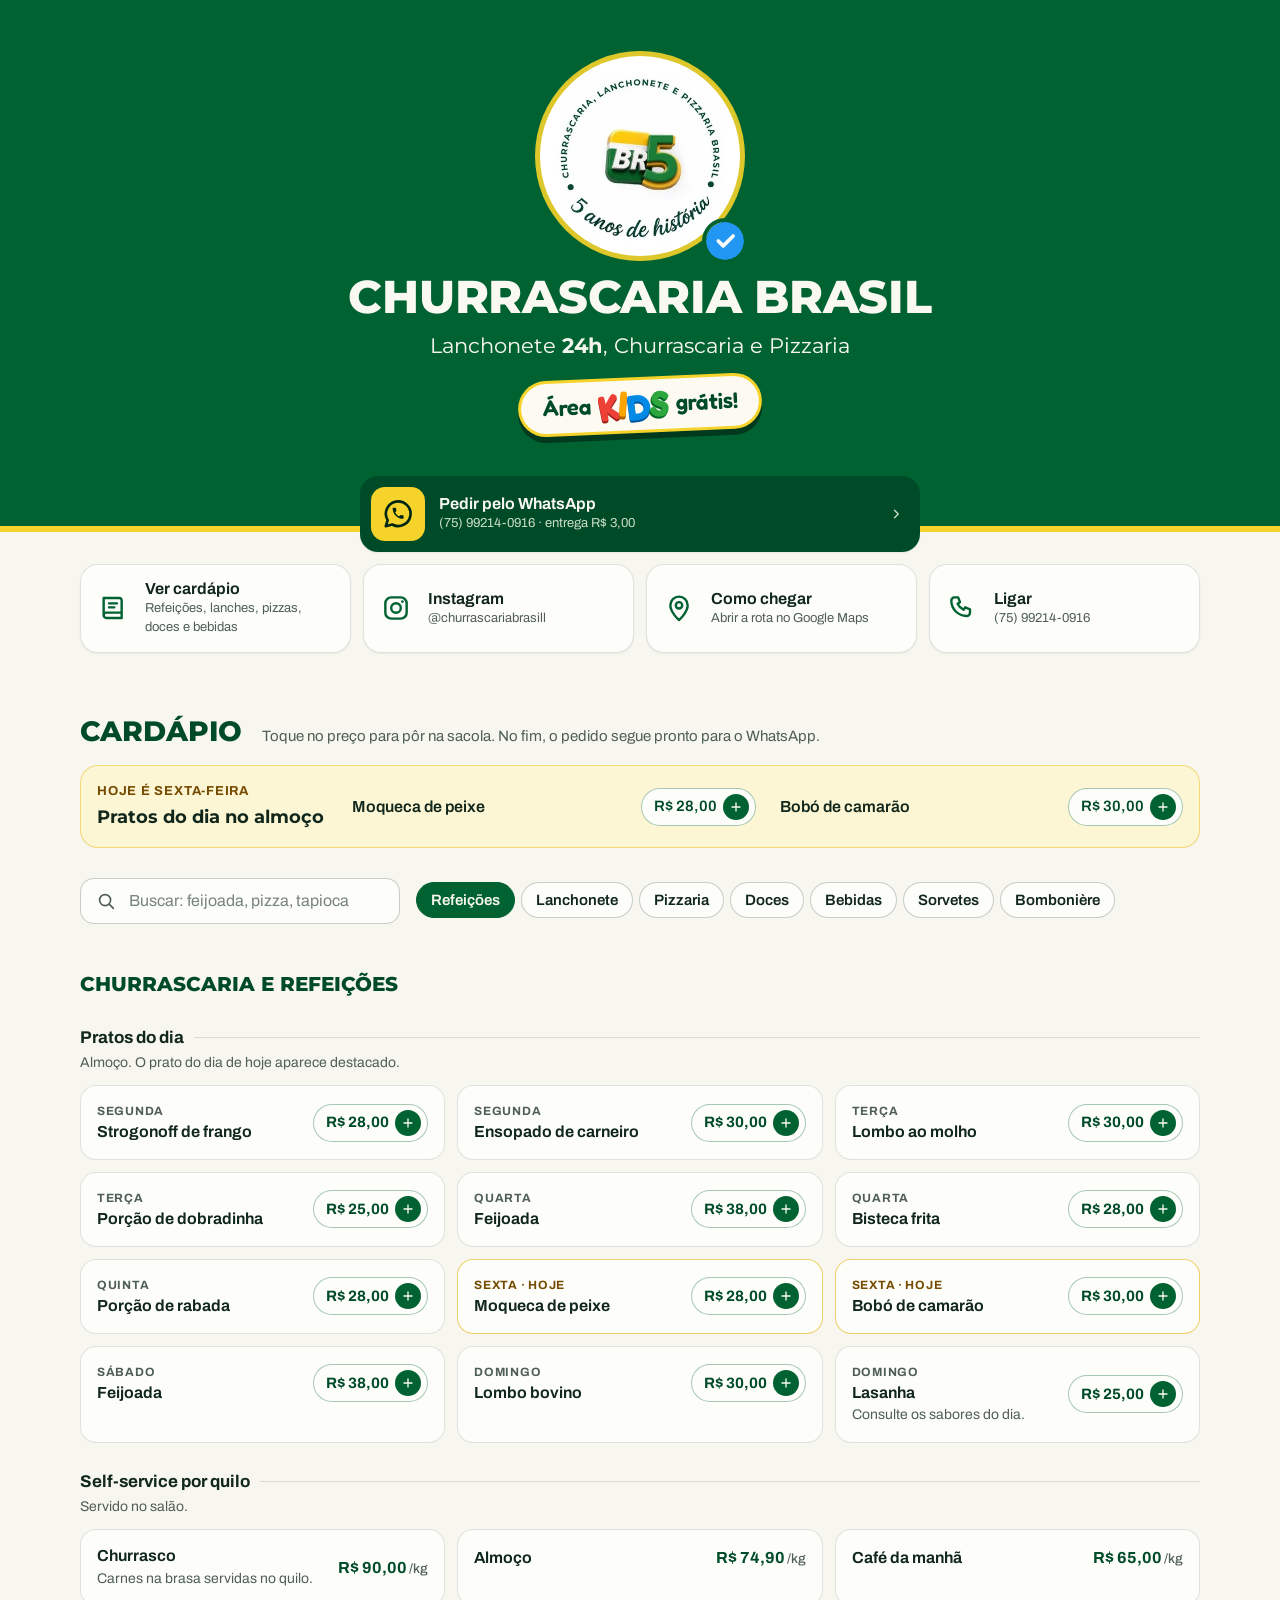
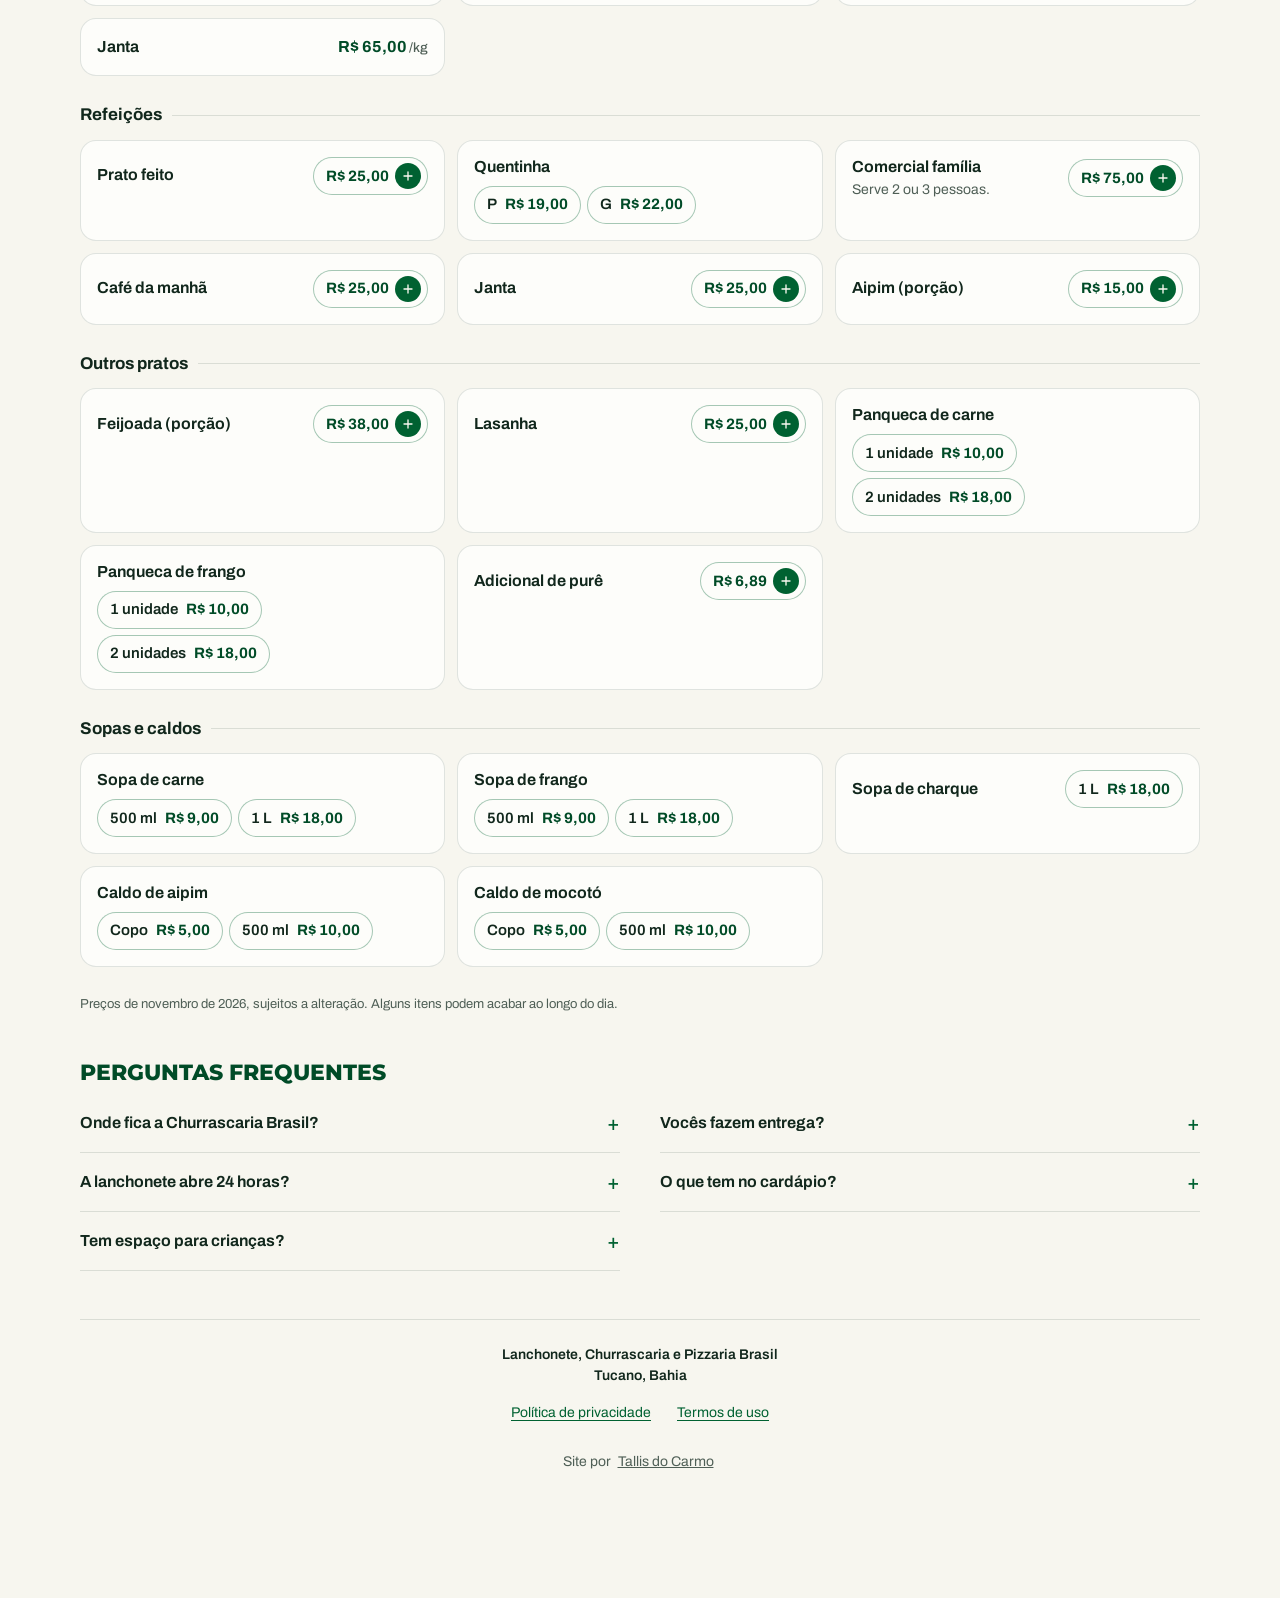
<file: index.html>
<!doctype html>
<html lang="pt-BR">
<head>
<meta charset="utf-8">
<meta name="viewport" content="width=device-width, initial-scale=1, viewport-fit=cover">
<title>Churrascaria Brasil em Tucano-BA | Cardápio, churrasco, pizzas e lanches</title>
<meta name="description" content="Cardápio da Lanchonete, Churrascaria e Pizzaria Brasil (BR5) em Tucano, Bahia: churrasco e self-service por quilo, pratos do dia, pizzas, hambúrgueres, tapiocas, doces e bebidas. Lanchonete 24 horas. Área kids grátis. Peça pelo WhatsApp (75) 99214-0916.">
<link rel="canonical" href="https://churrascariabrasil.github.io/">
<meta name="robots" content="index, follow, max-image-preview:large">
<meta http-equiv="Content-Security-Policy" content="default-src 'self'; script-src 'self'; style-src 'self'; img-src 'self' data:; font-src 'self'; connect-src 'self'; object-src 'none'; base-uri 'none'; form-action 'none'; upgrade-insecure-requests">
<meta name="referrer" content="strict-origin-when-cross-origin">
<meta name="theme-color" content="#0f5a36">
<meta name="format-detection" content="telephone=no">
<meta property="og:type" content="restaurant.restaurant">
<meta property="og:locale" content="pt_BR">
<meta property="og:site_name" content="Churrascaria Brasil">
<meta property="og:title" content="Churrascaria Brasil em Tucano-BA: cardápio e pedidos pelo WhatsApp">
<meta property="og:description" content="Churrasco, self-service, pratos do dia, pizzas, hambúrgueres, tapiocas, doces e bebidas. Lanchonete 24 horas e área kids grátis em Tucano, Bahia.">
<meta property="og:url" content="https://churrascariabrasil.github.io/">
<meta property="og:image" content="https://churrascariabrasil.github.io/assets/og.jpg">
<meta property="og:image:width" content="1200">
<meta property="og:image:height" content="630">
<meta property="og:image:alt" content="Logo da Churrascaria Brasil, BR5, sobre fundo verde">
<meta name="twitter:card" content="summary_large_image">
<link rel="icon" href="assets/favicon-32.png" sizes="32x32" type="image/png">
<link rel="apple-touch-icon" href="assets/apple-touch-icon.png">
<link rel="manifest" href="site.webmanifest">
<link rel="preload" href="assets/fredoka-kids.woff2" as="font" type="font/woff2" crossorigin>
<link rel="preload" href="assets/montserrat.woff2" as="font" type="font/woff2" crossorigin>
<link rel="preload" href="assets/archivo.woff2" as="font" type="font/woff2" crossorigin>
<link rel="stylesheet" href="assets/styles.css">
<noscript><link rel="stylesheet" href="assets/nojs.css"></noscript>
<script type="application/ld+json">{"@context":"https://schema.org","@type":["Restaurant","FastFoodRestaurant"],"@id":"https://churrascariabrasil.github.io/#restaurante","name":"Lanchonete, Churrascaria e Pizzaria Brasil","alternateName":["Churrascaria Brasil","BR5","Pizzaria Brasil"],"url":"https://churrascariabrasil.github.io/","logo":"https://churrascariabrasil.github.io/assets/logo-512.png","image":"https://churrascariabrasil.github.io/assets/og.jpg","description":"Cardápio da Lanchonete, Churrascaria e Pizzaria Brasil (BR5) em Tucano, Bahia: churrasco e self-service por quilo, pratos do dia, pizzas, hambúrgueres, tapiocas, doces e bebidas. Lanchonete 24 horas. Área kids grátis. Peça pelo WhatsApp (75) 99214-0916.","telephone":"+55-75-99214-0916","servesCuisine":["Churrasco","Comida brasileira","Comida nordestina","Pizza","Hambúrguer","Lanches","Doces"],"priceRange":"R$","acceptsReservations":false,"amenityFeature":[{"@type":"LocationFeatureSpecification","name":"Área kids gratuita","value":true}],"address":{"@type":"PostalAddress","addressLocality":"Tucano","addressRegion":"BA","addressCountry":"BR"},"geo":{"@type":"GeoCoordinates","latitude":-10.975649324676777,"longitude":-38.793794930841116},"hasMap":"https://www.google.com/maps/place/Lanchonete,+Churrascaria+e+Pizzaria+Brasil/@-10.9757599,-38.7941972,17z/data=!4m6!3m5!1s0x71223be39fcfa05:0x5e86154c583b7c29!8m2!3d-10.9757599!4d-38.7941972","sameAs":["https://www.instagram.com/churrascariabrasill/"],"potentialAction":{"@type":"OrderAction","target":"https://wa.me/5575992140916"},"hasMenu":{"@type":"Menu","name":"Cardápio","url":"https://churrascariabrasil.github.io/#cardapio","inLanguage":"pt-BR","hasMenuSection":[{"@type":"MenuSection","name":"Churrascaria e refeições: Pratos do dia","hasMenuItem":[{"@type":"MenuItem","name":"Strogonoff de frango (Segunda)","offers":{"@type":"Offer","price":"28.00","priceCurrency":"BRL"}},{"@type":"MenuItem","name":"Ensopado de carneiro (Segunda)","offers":{"@type":"Offer","price":"30.00","priceCurrency":"BRL"}},{"@type":"MenuItem","name":"Lombo ao molho (Terça)","offers":{"@type":"Offer","price":"30.00","priceCurrency":"BRL"}},{"@type":"MenuItem","name":"Porção de dobradinha (Terça)","offers":{"@type":"Offer","price":"25.00","priceCurrency":"BRL"}},{"@type":"MenuItem","name":"Feijoada (Quarta)","offers":{"@type":"Offer","price":"38.00","priceCurrency":"BRL"}},{"@type":"MenuItem","name":"Bisteca frita (Quarta)","offers":{"@type":"Offer","price":"28.00","priceCurrency":"BRL"}},{"@type":"MenuItem","name":"Porção de rabada (Quinta)","offers":{"@type":"Offer","price":"28.00","priceCurrency":"BRL"}},{"@type":"MenuItem","name":"Moqueca de peixe (Sexta)","offers":{"@type":"Offer","price":"28.00","priceCurrency":"BRL"}},{"@type":"MenuItem","name":"Bobó de camarão (Sexta)","offers":{"@type":"Offer","price":"30.00","priceCurrency":"BRL"}},{"@type":"MenuItem","name":"Feijoada (Sábado)","offers":{"@type":"Offer","price":"38.00","priceCurrency":"BRL"}},{"@type":"MenuItem","name":"Lombo bovino (Domingo)","offers":{"@type":"Offer","price":"30.00","priceCurrency":"BRL"}},{"@type":"MenuItem","name":"Lasanha (Domingo)","offers":{"@type":"Offer","price":"25.00","priceCurrency":"BRL"},"description":"Consulte os sabores do dia."}]},{"@type":"MenuSection","name":"Churrascaria e refeições: Self-service por quilo","hasMenuItem":[{"@type":"MenuItem","name":"Churrasco","offers":{"@type":"Offer","price":"90.00","priceCurrency":"BRL"},"description":"Carnes na brasa servidas no quilo."},{"@type":"MenuItem","name":"Almoço","offers":{"@type":"Offer","price":"74.90","priceCurrency":"BRL"}},{"@type":"MenuItem","name":"Café da manhã","offers":{"@type":"Offer","price":"65.00","priceCurrency":"BRL"}},{"@type":"MenuItem","name":"Janta","offers":{"@type":"Offer","price":"65.00","priceCurrency":"BRL"}}]},{"@type":"MenuSection","name":"Churrascaria e refeições: Refeições","hasMenuItem":[{"@type":"MenuItem","name":"Prato feito","offers":{"@type":"Offer","price":"25.00","priceCurrency":"BRL"}},{"@type":"MenuItem","name":"Quentinha","offers":[{"@type":"Offer","price":"19.00","priceCurrency":"BRL","name":"P"},{"@type":"Offer","price":"22.00","priceCurrency":"BRL","name":"G"}]},{"@type":"MenuItem","name":"Comercial família","offers":{"@type":"Offer","price":"75.00","priceCurrency":"BRL"},"description":"Serve 2 ou 3 pessoas."},{"@type":"MenuItem","name":"Café da manhã","offers":{"@type":"Offer","price":"25.00","priceCurrency":"BRL"}},{"@type":"MenuItem","name":"Janta","offers":{"@type":"Offer","price":"25.00","priceCurrency":"BRL"}},{"@type":"MenuItem","name":"Aipim (porção)","offers":{"@type":"Offer","price":"15.00","priceCurrency":"BRL"}}]},{"@type":"MenuSection","name":"Churrascaria e refeições: Outros pratos","hasMenuItem":[{"@type":"MenuItem","name":"Feijoada (porção)","offers":{"@type":"Offer","price":"38.00","priceCurrency":"BRL"}},{"@type":"MenuItem","name":"Lasanha","offers":{"@type":"Offer","price":"25.00","priceCurrency":"BRL"}},{"@type":"MenuItem","name":"Panqueca de carne","offers":[{"@type":"Offer","price":"10.00","priceCurrency":"BRL","name":"1 unidade"},{"@type":"Offer","price":"18.00","priceCurrency":"BRL","name":"2 unidades"}]},{"@type":"MenuItem","name":"Panqueca de frango","offers":[{"@type":"Offer","price":"10.00","priceCurrency":"BRL","name":"1 unidade"},{"@type":"Offer","price":"18.00","priceCurrency":"BRL","name":"2 unidades"}]},{"@type":"MenuItem","name":"Adicional de purê","offers":{"@type":"Offer","price":"6.89","priceCurrency":"BRL"}}]},{"@type":"MenuSection","name":"Churrascaria e refeições: Sopas e caldos","hasMenuItem":[{"@type":"MenuItem","name":"Sopa de carne","offers":[{"@type":"Offer","price":"9.00","priceCurrency":"BRL","name":"500 ml"},{"@type":"Offer","price":"18.00","priceCurrency":"BRL","name":"1 L"}]},{"@type":"MenuItem","name":"Sopa de frango","offers":[{"@type":"Offer","price":"9.00","priceCurrency":"BRL","name":"500 ml"},{"@type":"Offer","price":"18.00","priceCurrency":"BRL","name":"1 L"}]},{"@type":"MenuItem","name":"Sopa de charque","offers":{"@type":"Offer","price":"18.00","priceCurrency":"BRL","name":"1 L"}},{"@type":"MenuItem","name":"Caldo de aipim","offers":[{"@type":"Offer","price":"5.00","priceCurrency":"BRL","name":"Copo"},{"@type":"Offer","price":"10.00","priceCurrency":"BRL","name":"500 ml"}]},{"@type":"MenuItem","name":"Caldo de mocotó","offers":[{"@type":"Offer","price":"5.00","priceCurrency":"BRL","name":"Copo"},{"@type":"Offer","price":"10.00","priceCurrency":"BRL","name":"500 ml"}]}]},{"@type":"MenuSection","name":"Lanchonete: Hambúrgueres","hasMenuItem":[{"@type":"MenuItem","name":"X-Xandão","offers":{"@type":"Offer","price":"39.90","priceCurrency":"BRL"},"description":"Pão com gergelim, 2 carnes (120 g), tomate, alface, molho especial, cebola caramelizada, cheddar e bacon."},{"@type":"MenuItem","name":"Moda da Casa","offers":{"@type":"Offer","price":"35.90","priceCurrency":"BRL"},"description":"Pão com gergelim, 2 carnes (120 g), tomate, alface, molho especial, cebola, cheddar, picles, ovos e bacon."},{"@type":"MenuItem","name":"Nordestino","offers":{"@type":"Offer","price":"29.90","priceCurrency":"BRL"},"description":"Pão com gergelim, carne artesanal (120 g), banana-da-terra, bacon e muçarela."},{"@type":"MenuItem","name":"X-Brasil","offers":{"@type":"Offer","price":"28.90","priceCurrency":"BRL"},"description":"Pão com gergelim, carne (120 g), tomate, alface americana, molho especial, muçarela, cebola caramelizada e bacon."},{"@type":"MenuItem","name":"X-Tudo","offers":{"@type":"Offer","price":"26.90","priceCurrency":"BRL"},"description":"Pão com gergelim, carne, tomate, alface, molho especial, ovo, bacon, frango, muçarela e presunto."},{"@type":"MenuItem","name":"Baby Burguer","offers":{"@type":"Offer","price":"25.90","priceCurrency":"BRL"},"description":"Pão com gergelim, 2 carnes (120 g), tomate, alface, molho especial, cebola caramelizada e cheddar."},{"@type":"MenuItem","name":"X-Bacon","offers":{"@type":"Offer","price":"22.90","priceCurrency":"BRL"},"description":"Pão com gergelim, carne, tomate, alface, molho especial, muçarela, presunto e bacon."},{"@type":"MenuItem","name":"X-Frango","offers":{"@type":"Offer","price":"21.90","priceCurrency":"BRL"},"description":"Pão com gergelim, carne, tomate, alface, molho especial, muçarela e frango."},{"@type":"MenuItem","name":"X-Egg","offers":{"@type":"Offer","price":"20.90","priceCurrency":"BRL"},"description":"Pão com gergelim, carne, tomate, alface, molho especial, muçarela, presunto, cebola e 2 ovos."},{"@type":"MenuItem","name":"X-Burguer","offers":{"@type":"Offer","price":"19.90","priceCurrency":"BRL"},"description":"Pão com gergelim, carne, tomate, alface, molho especial, muçarela e presunto."},{"@type":"MenuItem","name":"X-Calabresa","offers":{"@type":"Offer","price":"19.90","priceCurrency":"BRL"},"description":"Pão com gergelim, carne, tomate, cebola, alface, molho especial, muçarela, presunto e calabresa."},{"@type":"MenuItem","name":"X-Toscana","offers":{"@type":"Offer","price":"16.90","priceCurrency":"BRL"},"description":"Pão francês, muçarela, vinagrete e linguiça toscana."}]},{"@type":"MenuSection","name":"Lanchonete: Tapiocas","hasMenuItem":[{"@type":"MenuItem","name":"Carne seca","offers":{"@type":"Offer","price":"22.99","priceCurrency":"BRL"}},{"@type":"MenuItem","name":"Frango","offers":{"@type":"Offer","price":"19.99","priceCurrency":"BRL"}},{"@type":"MenuItem","name":"Nutella com morango","offers":{"@type":"Offer","price":"18.00","priceCurrency":"BRL"}},{"@type":"MenuItem","name":"Calabresa com queijo","offers":{"@type":"Offer","price":"16.99","priceCurrency":"BRL"}},{"@type":"MenuItem","name":"Queijo e presunto","offers":{"@type":"Offer","price":"16.99","priceCurrency":"BRL"}},{"@type":"MenuItem","name":"Ovo com queijo","offers":{"@type":"Offer","price":"14.99","priceCurrency":"BRL"}},{"@type":"MenuItem","name":"Manteiga","offers":{"@type":"Offer","price":"9.99","priceCurrency":"BRL"}}]},{"@type":"MenuSection","name":"Lanchonete: Cuscuz","hasMenuItem":[{"@type":"MenuItem","name":"Cuscuz carne seca com queijo","offers":[{"@type":"Offer","price":"17.99","priceCurrency":"BRL","name":"P"},{"@type":"Offer","price":"24.99","priceCurrency":"BRL","name":"G"}]},{"@type":"MenuItem","name":"Cuscuz carne seca com banana","offers":[{"@type":"Offer","price":"16.99","priceCurrency":"BRL","name":"P"},{"@type":"Offer","price":"23.99","priceCurrency":"BRL","name":"G"}]},{"@type":"MenuItem","name":"Cuscuz frango com queijo","offers":[{"@type":"Offer","price":"15.99","priceCurrency":"BRL","name":"P"},{"@type":"Offer","price":"22.99","priceCurrency":"BRL","name":"G"}]},{"@type":"MenuItem","name":"Cuscuz calabresa com queijo","offers":[{"@type":"Offer","price":"13.99","priceCurrency":"BRL","name":"P"},{"@type":"Offer","price":"21.99","priceCurrency":"BRL","name":"G"}]},{"@type":"MenuItem","name":"Cuscuz com manteiga","offers":[{"@type":"Offer","price":"10.00","priceCurrency":"BRL","name":"P"},{"@type":"Offer","price":"13.00","priceCurrency":"BRL","name":"G"}]}]},{"@type":"MenuSection","name":"Lanchonete: Salgados","hasMenuItem":[{"@type":"MenuItem","name":"Coxinha","offers":{"@type":"Offer","price":"7.00","priceCurrency":"BRL"}},{"@type":"MenuItem","name":"Empada de frango","offers":{"@type":"Offer","price":"7.00","priceCurrency":"BRL"}},{"@type":"MenuItem","name":"Enroladinho","offers":{"@type":"Offer","price":"7.00","priceCurrency":"BRL"}},{"@type":"MenuItem","name":"Banana real","offers":{"@type":"Offer","price":"7.00","priceCurrency":"BRL"}},{"@type":"MenuItem","name":"Risole misto","offers":{"@type":"Offer","price":"8.00","priceCurrency":"BRL"}},{"@type":"MenuItem","name":"Bauru","offers":{"@type":"Offer","price":"9.00","priceCurrency":"BRL"}},{"@type":"MenuItem","name":"Esfirra de frango","offers":{"@type":"Offer","price":"9.00","priceCurrency":"BRL"}},{"@type":"MenuItem","name":"Hambúrguer de forno","offers":{"@type":"Offer","price":"9.00","priceCurrency":"BRL"}},{"@type":"MenuItem","name":"Pão delícia","offers":{"@type":"Offer","price":"9.00","priceCurrency":"BRL"}},{"@type":"MenuItem","name":"Pastel","offers":{"@type":"Offer","price":"5.00","priceCurrency":"BRL"}},{"@type":"MenuItem","name":"Torta salgada","offers":{"@type":"Offer","price":"15.00","priceCurrency":"BRL"}},{"@type":"MenuItem","name":"Brotinho","offers":{"@type":"Offer","price":"17.00","priceCurrency":"BRL"}},{"@type":"MenuItem","name":"Quiche","offers":{"@type":"Offer","price":"17.00","priceCurrency":"BRL"}},{"@type":"MenuItem","name":"Churros (porção)","offers":{"@type":"Offer","price":"15.00","priceCurrency":"BRL"}},{"@type":"MenuItem","name":"Mini salgados (unidade)","offers":{"@type":"Offer","price":"1.50","priceCurrency":"BRL"}},{"@type":"MenuItem","name":"Combo mini salgados","offers":{"@type":"Offer","price":"29.90","priceCurrency":"BRL"}}]},{"@type":"MenuSection","name":"Lanchonete: Padaria","hasMenuItem":[{"@type":"MenuItem","name":"Pão","offers":{"@type":"Offer","price":"1.00","priceCurrency":"BRL"}},{"@type":"MenuItem","name":"Pão com manteiga","offers":{"@type":"Offer","price":"3.00","priceCurrency":"BRL"}},{"@type":"MenuItem","name":"Pão com ovo","offers":{"@type":"Offer","price":"6.00","priceCurrency":"BRL"}},{"@type":"MenuItem","name":"Pão com queijo","offers":{"@type":"Offer","price":"9.00","priceCurrency":"BRL"}},{"@type":"MenuItem","name":"Pão com requeijão","offers":{"@type":"Offer","price":"9.00","priceCurrency":"BRL"}},{"@type":"MenuItem","name":"Pão recheado","offers":{"@type":"Offer","price":"9.00","priceCurrency":"BRL"}},{"@type":"MenuItem","name":"Pão turbinado","offers":{"@type":"Offer","price":"12.00","priceCurrency":"BRL"}},{"@type":"MenuItem","name":"Misto","offers":{"@type":"Offer","price":"7.00","priceCurrency":"BRL"}},{"@type":"MenuItem","name":"Ovo (unidade)","offers":{"@type":"Offer","price":"2.50","priceCurrency":"BRL"}},{"@type":"MenuItem","name":"Fatia de presunto","offers":{"@type":"Offer","price":"3.00","priceCurrency":"BRL"}},{"@type":"MenuItem","name":"Fatia de queijo","offers":{"@type":"Offer","price":"3.00","priceCurrency":"BRL"}}]},{"@type":"MenuSection","name":"Lanchonete: Petiscos","hasMenuItem":[{"@type":"MenuItem","name":"Batata frita simples","offers":[{"@type":"Offer","price":"15.00","priceCurrency":"BRL","name":"P"},{"@type":"Offer","price":"30.00","priceCurrency":"BRL","name":"G"}]},{"@type":"MenuItem","name":"Batata frita especial","offers":[{"@type":"Offer","price":"23.00","priceCurrency":"BRL","name":"P"},{"@type":"Offer","price":"38.00","priceCurrency":"BRL","name":"G"}]},{"@type":"MenuItem","name":"Bala de licuri com banana","offers":{"@type":"Offer","price":"16.00","priceCurrency":"BRL"}},{"@type":"MenuItem","name":"Bolacha de licuri","offers":{"@type":"Offer","price":"17.00","priceCurrency":"BRL"},"description":"Consulte os sabores."},{"@type":"MenuItem","name":"Beiju canoinha","offers":{"@type":"Offer","price":"9.00","priceCurrency":"BRL"}},{"@type":"MenuItem","name":"Beiju de coco","offers":{"@type":"Offer","price":"9.00","priceCurrency":"BRL"}},{"@type":"MenuItem","name":"Beiju de goiaba com coco","offers":{"@type":"Offer","price":"9.00","priceCurrency":"BRL"}},{"@type":"MenuItem","name":"Beiju de pote","offers":{"@type":"Offer","price":"15.00","priceCurrency":"BRL"}},{"@type":"MenuItem","name":"Tapioca crocante de coco queimado","offers":{"@type":"Offer","price":"15.00","priceCurrency":"BRL"}},{"@type":"MenuItem","name":"Tapioca crocante de leite condensado","offers":{"@type":"Offer","price":"15.00","priceCurrency":"BRL"}},{"@type":"MenuItem","name":"Salgadinhos de pacote","offers":[{"@type":"Offer","price":"8.00","priceCurrency":"BRL","name":"Batata chips Maitá"},{"@type":"Offer","price":"7.00","priceCurrency":"BRL","name":"Cheetos"},{"@type":"Offer","price":"7.00","priceCurrency":"BRL","name":"Doritos"},{"@type":"Offer","price":"10.00","priceCurrency":"BRL","name":"Clube Social recheado"},{"@type":"Offer","price":"6.00","priceCurrency":"BRL","name":"Sol"},{"@type":"Offer","price":"3.00","priceCurrency":"BRL","name":"Torcida"}]}]},{"@type":"MenuSection","name":"Pizzaria: Pizzas salgadas","hasMenuItem":[{"@type":"MenuItem","name":"Rainha da BR","offers":[{"@type":"Offer","price":"57.00","priceCurrency":"BRL","name":"Média"},{"@type":"Offer","price":"81.00","priceCurrency":"BRL","name":"Família"}]},{"@type":"MenuItem","name":"Tucaninha","offers":[{"@type":"Offer","price":"53.00","priceCurrency":"BRL","name":"Média"},{"@type":"Offer","price":"72.00","priceCurrency":"BRL","name":"Família"}]},{"@type":"MenuItem","name":"Força do Sertão","offers":[{"@type":"Offer","price":"56.00","priceCurrency":"BRL","name":"Média"},{"@type":"Offer","price":"78.00","priceCurrency":"BRL","name":"Família"}]},{"@type":"MenuItem","name":"À Moda Xandão","offers":[{"@type":"Offer","price":"52.00","priceCurrency":"BRL","name":"Média"},{"@type":"Offer","price":"68.00","priceCurrency":"BRL","name":"Família"}]},{"@type":"MenuItem","name":"Maré Alta","offers":[{"@type":"Offer","price":"57.00","priceCurrency":"BRL","name":"Média"},{"@type":"Offer","price":"84.00","priceCurrency":"BRL","name":"Família"}]},{"@type":"MenuItem","name":"Camarão cremoso","offers":[{"@type":"Offer","price":"65.00","priceCurrency":"BRL","name":"Média"},{"@type":"Offer","price":"90.00","priceCurrency":"BRL","name":"Família"}]},{"@type":"MenuItem","name":"Salame com geleia de pimenta","offers":[{"@type":"Offer","price":"65.00","priceCurrency":"BRL","name":"Média"},{"@type":"Offer","price":"90.00","priceCurrency":"BRL","name":"Família"}]},{"@type":"MenuItem","name":"Peito de peru e catupiry cremoso","offers":[{"@type":"Offer","price":"65.00","priceCurrency":"BRL","name":"Média"},{"@type":"Offer","price":"90.00","priceCurrency":"BRL","name":"Família"}]},{"@type":"MenuItem","name":"Sertaneja cremosa","offers":[{"@type":"Offer","price":"52.00","priceCurrency":"BRL","name":"Média"},{"@type":"Offer","price":"75.00","priceCurrency":"BRL","name":"Família"}]},{"@type":"MenuItem","name":"Mineirinha","offers":[{"@type":"Offer","price":"53.00","priceCurrency":"BRL","name":"Média"},{"@type":"Offer","price":"68.00","priceCurrency":"BRL","name":"Família"}]},{"@type":"MenuItem","name":"Baianinha","offers":[{"@type":"Offer","price":"42.00","priceCurrency":"BRL","name":"Média"},{"@type":"Offer","price":"62.00","priceCurrency":"BRL","name":"Família"}]},{"@type":"MenuItem","name":"Paixão Nacional","offers":[{"@type":"Offer","price":"42.00","priceCurrency":"BRL","name":"Média"},{"@type":"Offer","price":"60.00","priceCurrency":"BRL","name":"Família"}]},{"@type":"MenuItem","name":"Frango Chiquem","offers":[{"@type":"Offer","price":"52.00","priceCurrency":"BRL","name":"Média"},{"@type":"Offer","price":"68.00","priceCurrency":"BRL","name":"Família"}]},{"@type":"MenuItem","name":"Frango com catupiry","offers":[{"@type":"Offer","price":"48.00","priceCurrency":"BRL","name":"Média"},{"@type":"Offer","price":"68.00","priceCurrency":"BRL","name":"Família"}]},{"@type":"MenuItem","name":"Frango","offers":[{"@type":"Offer","price":"44.00","priceCurrency":"BRL","name":"Média"},{"@type":"Offer","price":"62.00","priceCurrency":"BRL","name":"Família"}]},{"@type":"MenuItem","name":"Atum","offers":[{"@type":"Offer","price":"52.00","priceCurrency":"BRL","name":"Média"},{"@type":"Offer","price":"79.00","priceCurrency":"BRL","name":"Família"}]},{"@type":"MenuItem","name":"Brócolis e bacon","offers":[{"@type":"Offer","price":"52.00","priceCurrency":"BRL","name":"Média"},{"@type":"Offer","price":"68.00","priceCurrency":"BRL","name":"Família"}]},{"@type":"MenuItem","name":"Portuguesa","offers":[{"@type":"Offer","price":"48.00","priceCurrency":"BRL","name":"Média"},{"@type":"Offer","price":"68.00","priceCurrency":"BRL","name":"Família"}]},{"@type":"MenuItem","name":"Lombinho","offers":[{"@type":"Offer","price":"44.00","priceCurrency":"BRL","name":"Média"},{"@type":"Offer","price":"67.00","priceCurrency":"BRL","name":"Família"}]},{"@type":"MenuItem","name":"Siciliana","offers":[{"@type":"Offer","price":"45.00","priceCurrency":"BRL","name":"Média"},{"@type":"Offer","price":"67.00","priceCurrency":"BRL","name":"Família"}]},{"@type":"MenuItem","name":"Marguerita","offers":[{"@type":"Offer","price":"43.00","priceCurrency":"BRL","name":"Média"},{"@type":"Offer","price":"58.00","priceCurrency":"BRL","name":"Família"}]},{"@type":"MenuItem","name":"Vegetariana","offers":[{"@type":"Offer","price":"43.00","priceCurrency":"BRL","name":"Média"},{"@type":"Offer","price":"60.00","priceCurrency":"BRL","name":"Família"}]}]},{"@type":"MenuSection","name":"Pizzaria: Pizzas doces","hasMenuItem":[{"@type":"MenuItem","name":"Brigadeiro com morango","offers":[{"@type":"Offer","price":"45.00","priceCurrency":"BRL","name":"Média"},{"@type":"Offer","price":"67.00","priceCurrency":"BRL","name":"Família"}]},{"@type":"MenuItem","name":"Dois Amores","offers":[{"@type":"Offer","price":"45.00","priceCurrency":"BRL","name":"Média"},{"@type":"Offer","price":"67.00","priceCurrency":"BRL","name":"Família"}]},{"@type":"MenuItem","name":"Romeu e Julieta","offers":[{"@type":"Offer","price":"45.00","priceCurrency":"BRL","name":"Média"},{"@type":"Offer","price":"67.00","priceCurrency":"BRL","name":"Família"}]}]},{"@type":"MenuSection","name":"Confeitaria: Fatias e porções","hasMenuItem":[{"@type":"MenuItem","name":"Sobremesa Brasil","offers":{"@type":"Offer","price":"18.00","priceCurrency":"BRL"}},{"@type":"MenuItem","name":"Torta de café","offers":{"@type":"Offer","price":"20.00","priceCurrency":"BRL"}},{"@type":"MenuItem","name":"Banoffee","offers":{"@type":"Offer","price":"14.00","priceCurrency":"BRL"}},{"@type":"MenuItem","name":"Delícia de uva","offers":{"@type":"Offer","price":"14.00","priceCurrency":"BRL"}},{"@type":"MenuItem","name":"Cheesecake","offers":{"@type":"Offer","price":"12.00","priceCurrency":"BRL"}},{"@type":"MenuItem","name":"Mousse","offers":{"@type":"Offer","price":"12.00","priceCurrency":"BRL"}},{"@type":"MenuItem","name":"Torta Oreo","offers":{"@type":"Offer","price":"12.00","priceCurrency":"BRL"}},{"@type":"MenuItem","name":"Torta","offers":{"@type":"Offer","price":"17.00","priceCurrency":"BRL"},"description":"Consulte os sabores."},{"@type":"MenuItem","name":"Brownie","offers":{"@type":"Offer","price":"10.00","priceCurrency":"BRL"},"description":"Consulte os sabores."},{"@type":"MenuItem","name":"Bolo com cobertura","offers":{"@type":"Offer","price":"10.00","priceCurrency":"BRL"}},{"@type":"MenuItem","name":"Bolo fit","offers":{"@type":"Offer","price":"10.00","priceCurrency":"BRL"}},{"@type":"MenuItem","name":"Bolo de tapioca","offers":{"@type":"Offer","price":"10.00","priceCurrency":"BRL"}},{"@type":"MenuItem","name":"Rocambole","offers":{"@type":"Offer","price":"10.00","priceCurrency":"BRL"}},{"@type":"MenuItem","name":"Bolo simples","offers":{"@type":"Offer","price":"7.00","priceCurrency":"BRL"}},{"@type":"MenuItem","name":"Banana real","offers":{"@type":"Offer","price":"7.00","priceCurrency":"BRL"}},{"@type":"MenuItem","name":"Pavê","offers":{"@type":"Offer","price":"9.00","priceCurrency":"BRL"}},{"@type":"MenuItem","name":"Pudim","offers":{"@type":"Offer","price":"9.00","priceCurrency":"BRL"}},{"@type":"MenuItem","name":"Torta encanto de cereja","offers":{"@type":"Offer","price":"8.00","priceCurrency":"BRL"}},{"@type":"MenuItem","name":"Salada de frutas","offers":{"@type":"Offer","price":"6.00","priceCurrency":"BRL"}},{"@type":"MenuItem","name":"Mini vulcão","offers":{"@type":"Offer","price":"25.00","priceCurrency":"BRL"}},{"@type":"MenuItem","name":"Rocambole salgado de salpicão","offers":{"@type":"Offer","price":"20.00","priceCurrency":"BRL"}}]},{"@type":"MenuSection","name":"Confeitaria: Docinhos","hasMenuItem":[{"@type":"MenuItem","name":"Brigadeiro de morango","offers":{"@type":"Offer","price":"8.00","priceCurrency":"BRL"}},{"@type":"MenuItem","name":"Brigadeiro","offers":{"@type":"Offer","price":"5.00","priceCurrency":"BRL"},"description":"Consulte os sabores."},{"@type":"MenuItem","name":"Caixa com 4 mini brigadeiros","offers":{"@type":"Offer","price":"8.00","priceCurrency":"BRL"}},{"@type":"MenuItem","name":"Cupcake","offers":{"@type":"Offer","price":"5.00","priceCurrency":"BRL"}},{"@type":"MenuItem","name":"Tortalete","offers":{"@type":"Offer","price":"5.00","priceCurrency":"BRL"}},{"@type":"MenuItem","name":"Trufa","offers":{"@type":"Offer","price":"3.00","priceCurrency":"BRL"}}]},{"@type":"MenuSection","name":"Confeitaria: Inteiros por encomenda","hasMenuItem":[{"@type":"MenuItem","name":"Torta inteira","offers":[{"@type":"Offer","price":"180.00","priceCurrency":"BRL","name":"15 cm"},{"@type":"Offer","price":"200.00","priceCurrency":"BRL","name":"20 cm"},{"@type":"Offer","price":"250.00","priceCurrency":"BRL","name":"25 cm"}]},{"@type":"MenuItem","name":"Pudim inteiro","offers":{"@type":"Offer","price":"90.00","priceCurrency":"BRL"}},{"@type":"MenuItem","name":"Torta encanto de cereja inteira","offers":{"@type":"Offer","price":"85.00","priceCurrency":"BRL"}},{"@type":"MenuItem","name":"Bolo com cobertura inteiro","offers":{"@type":"Offer","price":"60.00","priceCurrency":"BRL"}},{"@type":"MenuItem","name":"Bolo de abacaxi inteiro","offers":{"@type":"Offer","price":"60.00","priceCurrency":"BRL"}},{"@type":"MenuItem","name":"Bolo fit inteiro","offers":{"@type":"Offer","price":"60.00","priceCurrency":"BRL"}},{"@type":"MenuItem","name":"Bolo de aipim inteiro","offers":{"@type":"Offer","price":"45.00","priceCurrency":"BRL"}},{"@type":"MenuItem","name":"Bolo simples inteiro","offers":{"@type":"Offer","price":"45.00","priceCurrency":"BRL"}}]},{"@type":"MenuSection","name":"Bebidas: Sucos naturais","hasMenuItem":[{"@type":"MenuItem","name":"Suco de acerola","offers":[{"@type":"Offer","price":"8.00","priceCurrency":"BRL","name":"Copo"},{"@type":"Offer","price":"12.00","priceCurrency":"BRL","name":"Jarra"}]},{"@type":"MenuItem","name":"Suco de goiaba","offers":[{"@type":"Offer","price":"8.00","priceCurrency":"BRL","name":"Copo"},{"@type":"Offer","price":"12.00","priceCurrency":"BRL","name":"Jarra"}]},{"@type":"MenuItem","name":"Suco de laranja","offers":[{"@type":"Offer","price":"8.00","priceCurrency":"BRL","name":"Copo"},{"@type":"Offer","price":"12.00","priceCurrency":"BRL","name":"Jarra"}]},{"@type":"MenuItem","name":"Suco de limão","offers":[{"@type":"Offer","price":"8.00","priceCurrency":"BRL","name":"Copo"},{"@type":"Offer","price":"12.00","priceCurrency":"BRL","name":"Jarra"}]},{"@type":"MenuItem","name":"Suco de manga","offers":[{"@type":"Offer","price":"8.00","priceCurrency":"BRL","name":"Copo"},{"@type":"Offer","price":"12.00","priceCurrency":"BRL","name":"Jarra"}]},{"@type":"MenuItem","name":"Suco de maracujá","offers":[{"@type":"Offer","price":"8.00","priceCurrency":"BRL","name":"Copo"},{"@type":"Offer","price":"12.00","priceCurrency":"BRL","name":"Jarra"}]},{"@type":"MenuItem","name":"Suco de umbu","offers":[{"@type":"Offer","price":"8.00","priceCurrency":"BRL","name":"Copo"},{"@type":"Offer","price":"12.00","priceCurrency":"BRL","name":"Jarra"}]},{"@type":"MenuItem","name":"Suco de morango","offers":[{"@type":"Offer","price":"9.00","priceCurrency":"BRL","name":"Copo"},{"@type":"Offer","price":"18.00","priceCurrency":"BRL","name":"Jarra"}]},{"@type":"MenuItem","name":"Vitamina (jarra)","offers":{"@type":"Offer","price":"12.00","priceCurrency":"BRL"}}]},{"@type":"MenuSection","name":"Bebidas: Cafés","hasMenuItem":[{"@type":"MenuItem","name":"Café puro","offers":{"@type":"Offer","price":"3.00","priceCurrency":"BRL"}},{"@type":"MenuItem","name":"Café com leite","offers":{"@type":"Offer","price":"4.00","priceCurrency":"BRL"}},{"@type":"MenuItem","name":"Cappuccino","offers":{"@type":"Offer","price":"5.00","priceCurrency":"BRL"}},{"@type":"MenuItem","name":"Café expresso","offers":{"@type":"Offer","price":"6.00","priceCurrency":"BRL"}}]},{"@type":"MenuSection","name":"Bebidas: Refrigerantes","hasMenuItem":[{"@type":"MenuItem","name":"Coca-Cola","offers":[{"@type":"Offer","price":"6.00","priceCurrency":"BRL","name":"Lata ou KS"},{"@type":"Offer","price":"10.00","priceCurrency":"BRL","name":"1 L"}]},{"@type":"MenuItem","name":"Coca-Cola Zero","offers":[{"@type":"Offer","price":"6.00","priceCurrency":"BRL","name":"Lata ou KS"},{"@type":"Offer","price":"10.00","priceCurrency":"BRL","name":"1 L"}]},{"@type":"MenuItem","name":"Fanta Laranja","offers":[{"@type":"Offer","price":"6.00","priceCurrency":"BRL","name":"Lata"},{"@type":"Offer","price":"10.00","priceCurrency":"BRL","name":"1 L"}]},{"@type":"MenuItem","name":"Guaraná","offers":[{"@type":"Offer","price":"6.00","priceCurrency":"BRL","name":"Lata"},{"@type":"Offer","price":"10.00","priceCurrency":"BRL","name":"1 L"}]},{"@type":"MenuItem","name":"Kuat","offers":[{"@type":"Offer","price":"6.00","priceCurrency":"BRL","name":"Lata"},{"@type":"Offer","price":"10.00","priceCurrency":"BRL","name":"1 L"}]},{"@type":"MenuItem","name":"Refrigerante lata","offers":[{"@type":"Offer","price":"6.00","priceCurrency":"BRL","name":"Fanta Uva"},{"@type":"Offer","price":"6.00","priceCurrency":"BRL","name":"Fanta Zero"},{"@type":"Offer","price":"6.00","priceCurrency":"BRL","name":"Guaraná Zero"},{"@type":"Offer","price":"6.00","priceCurrency":"BRL","name":"Kuat Zero"},{"@type":"Offer","price":"6.00","priceCurrency":"BRL","name":"Sprite"},{"@type":"Offer","price":"6.00","priceCurrency":"BRL","name":"Sprite Zero"},{"@type":"Offer","price":"6.00","priceCurrency":"BRL","name":"Schweppes"}]},{"@type":"MenuItem","name":"Coca-Cola Café","offers":{"@type":"Offer","price":"5.00","priceCurrency":"BRL"}}]},{"@type":"MenuSection","name":"Bebidas: Águas","hasMenuItem":[{"@type":"MenuItem","name":"Água mineral","offers":[{"@type":"Offer","price":"3.00","priceCurrency":"BRL","name":"Garrafa"},{"@type":"Offer","price":"6.00","priceCurrency":"BRL","name":"1,5 L"}]},{"@type":"MenuItem","name":"Água com gás","offers":{"@type":"Offer","price":"4.00","priceCurrency":"BRL"}},{"@type":"MenuItem","name":"Água de coco","offers":{"@type":"Offer","price":"6.00","priceCurrency":"BRL"}},{"@type":"MenuItem","name":"H2O","offers":{"@type":"Offer","price":"7.00","priceCurrency":"BRL"}},{"@type":"MenuItem","name":"Sprite Água Fresh","offers":{"@type":"Offer","price":"7.00","priceCurrency":"BRL"}}]},{"@type":"MenuSection","name":"Bebidas: Sucos de caixinha, chás e achocolatados","hasMenuItem":[{"@type":"MenuItem","name":"Del Valle","offers":[{"@type":"Offer","price":"6.00","priceCurrency":"BRL","name":"Del Valle"},{"@type":"Offer","price":"5.00","priceCurrency":"BRL","name":"Laranja, morango ou uva"}]},{"@type":"MenuItem","name":"Frutyba","offers":[{"@type":"Offer","price":"4.00","priceCurrency":"BRL","name":"290 ml"},{"@type":"Offer","price":"8.00","priceCurrency":"BRL","name":"500 ml"}]},{"@type":"MenuItem","name":"Kapo","offers":{"@type":"Offer","price":"6.00","priceCurrency":"BRL"}},{"@type":"MenuItem","name":"Suco de uva 1 L","offers":{"@type":"Offer","price":"20.00","priceCurrency":"BRL"}},{"@type":"MenuItem","name":"Leão Ice Tea","offers":[{"@type":"Offer","price":"4.00","priceCurrency":"BRL","name":"Garrafa"},{"@type":"Offer","price":"6.00","priceCurrency":"BRL","name":"Lata"}]},{"@type":"MenuItem","name":"Achocolatado","offers":[{"@type":"Offer","price":"5.00","priceCurrency":"BRL","name":"Nescau Zero"},{"@type":"Offer","price":"5.00","priceCurrency":"BRL","name":"Nesquik"},{"@type":"Offer","price":"12.00","priceCurrency":"BRL","name":"Alpino Nestlé"},{"@type":"Offer","price":"12.00","priceCurrency":"BRL","name":"Nescau Nestlé"},{"@type":"Offer","price":"12.00","priceCurrency":"BRL","name":"Neston"}]}]},{"@type":"MenuSection","name":"Bebidas: Energéticos e isotônicos","hasMenuItem":[{"@type":"MenuItem","name":"Monster","offers":{"@type":"Offer","price":"15.00","priceCurrency":"BRL"}},{"@type":"MenuItem","name":"Red Bull","offers":{"@type":"Offer","price":"15.00","priceCurrency":"BRL"}},{"@type":"MenuItem","name":"Taff Man","offers":{"@type":"Offer","price":"8.00","priceCurrency":"BRL"}},{"@type":"MenuItem","name":"Powerade","offers":{"@type":"Offer","price":"7.00","priceCurrency":"BRL"}}]},{"@type":"MenuSection","name":"Sorvetes e açaí: Quy Sorvetto","hasMenuItem":[{"@type":"MenuItem","name":"Pote Quy Sorvetto","offers":[{"@type":"Offer","price":"22.90","priceCurrency":"BRL","name":"1,5 L"},{"@type":"Offer","price":"29.90","priceCurrency":"BRL","name":"2 L"},{"@type":"Offer","price":"19.90","priceCurrency":"BRL","name":"Light"},{"@type":"Offer","price":"19.90","priceCurrency":"BRL","name":"Zero"},{"@type":"Offer","price":"33.90","priceCurrency":"BRL","name":"Premium"}]},{"@type":"MenuItem","name":"Açaí Quy","offers":[{"@type":"Offer","price":"12.00","priceCurrency":"BRL","name":"P"},{"@type":"Offer","price":"28.00","priceCurrency":"BRL","name":"G"},{"@type":"Offer","price":"28.00","priceCurrency":"BRL","name":"1 L"}]},{"@type":"MenuItem","name":"Quy Dueto","offers":[{"@type":"Offer","price":"5.00","priceCurrency":"BRL","name":"Unidade"},{"@type":"Offer","price":"18.90","priceCurrency":"BRL","name":"G"}]},{"@type":"MenuItem","name":"Picolés e gelados Quy","offers":[{"@type":"Offer","price":"1.50","priceCurrency":"BRL","name":"Kids"},{"@type":"Offer","price":"2.00","priceCurrency":"BRL","name":"Cremosinho"},{"@type":"Offer","price":"2.99","priceCurrency":"BRL","name":"Quy Gelo"},{"@type":"Offer","price":"3.00","priceCurrency":"BRL","name":"Suco Palito"},{"@type":"Offer","price":"3.50","priceCurrency":"BRL","name":"Quy Milk"},{"@type":"Offer","price":"4.00","priceCurrency":"BRL","name":"Frutas Brasil"},{"@type":"Offer","price":"4.00","priceCurrency":"BRL","name":"Quy Frutti"},{"@type":"Offer","price":"4.00","priceCurrency":"BRL","name":"Quy Sucesso"},{"@type":"Offer","price":"5.00","priceCurrency":"BRL","name":"Trufados"},{"@type":"Offer","price":"6.00","priceCurrency":"BRL","name":"Supremo"},{"@type":"Offer","price":"7.00","priceCurrency":"BRL","name":"Pé de Moleque"},{"@type":"Offer","price":"7.00","priceCurrency":"BRL","name":"Quy Diversão"},{"@type":"Offer","price":"7.00","priceCurrency":"BRL","name":"Sundae"},{"@type":"Offer","price":"8.00","priceCurrency":"BRL","name":"Supremo Brigadeiro"},{"@type":"Offer","price":"9.90","priceCurrency":"BRL","name":"Quy Copão"},{"@type":"Offer","price":"9.99","priceCurrency":"BRL","name":"Quyblitto"},{"@type":"Offer","price":"9.99","priceCurrency":"BRL","name":"Sublime"},{"@type":"Offer","price":"10.00","priceCurrency":"BRL","name":"Bombom Gelado"},{"@type":"Offer","price":"10.00","priceCurrency":"BRL","name":"Quy Cone"},{"@type":"Offer","price":"13.00","priceCurrency":"BRL","name":"Refinatto"}]}]},{"@type":"MenuSection","name":"Sorvetes e açaí: Kibon","hasMenuItem":[{"@type":"MenuItem","name":"Cremosíssimo 1,5 L","offers":[{"@type":"Offer","price":"31.99","priceCurrency":"BRL","name":"Chocolate"},{"@type":"Offer","price":"31.99","priceCurrency":"BRL","name":"Creme"},{"@type":"Offer","price":"31.99","priceCurrency":"BRL","name":"Flocos"},{"@type":"Offer","price":"31.99","priceCurrency":"BRL","name":"Napolitano"}]},{"@type":"MenuItem","name":"Potes grandes Kibon","offers":[{"@type":"Offer","price":"39.90","priceCurrency":"BRL","name":"Cremosíssimo 4 em 1"},{"@type":"Offer","price":"39.90","priceCurrency":"BRL","name":"Cremosíssimo 4 em 1 Chocoleite"},{"@type":"Offer","price":"39.90","priceCurrency":"BRL","name":"Tropical 2 em 1 Coco e Abacaxi"},{"@type":"Offer","price":"42.90","priceCurrency":"BRL","name":"Pote 2 L"},{"@type":"Offer","price":"44.90","priceCurrency":"BRL","name":"Leitinho Trufado Sundae 1,4 L"},{"@type":"Offer","price":"44.99","priceCurrency":"BRL","name":"Chocolate Sundae 1,4 L"}]},{"@type":"MenuItem","name":"Pote 800 ml","offers":[{"@type":"Offer","price":"38.99","priceCurrency":"BRL","name":"Ovomaltine"},{"@type":"Offer","price":"38.99","priceCurrency":"BRL","name":"Snickers"},{"@type":"Offer","price":"39.99","priceCurrency":"BRL","name":"Chicabon Menos Açúcar"}]},{"@type":"MenuItem","name":"Gelartier","offers":[{"@type":"Offer","price":"42.90","priceCurrency":"BRL","name":"Chocolate com raspas"},{"@type":"Offer","price":"42.90","priceCurrency":"BRL","name":"Macadâmia caramelizada"},{"@type":"Offer","price":"42.90","priceCurrency":"BRL","name":"Morango em pedaços"}]},{"@type":"MenuItem","name":"Magnum pote 184 g","offers":[{"@type":"Offer","price":"39.99","priceCurrency":"BRL","name":"Branco"},{"@type":"Offer","price":"39.99","priceCurrency":"BRL","name":"Chocolate"},{"@type":"Offer","price":"39.99","priceCurrency":"BRL","name":"Clássico"}]},{"@type":"MenuItem","name":"Pote mini Kibon","offers":[{"@type":"Offer","price":"27.90","priceCurrency":"BRL","name":"Morango"},{"@type":"Offer","price":"29.99","priceCurrency":"BRL","name":"Doce de Leite"},{"@type":"Offer","price":"29.99","priceCurrency":"BRL","name":"Eskibon"},{"@type":"Offer","price":"38.99","priceCurrency":"BRL","name":"Chicabon"}]},{"@type":"MenuItem","name":"Kibon Mini","offers":[{"@type":"Offer","price":"15.00","priceCurrency":"BRL","name":"Chicabon"},{"@type":"Offer","price":"15.00","priceCurrency":"BRL","name":"Doce de Leite"},{"@type":"Offer","price":"15.00","priceCurrency":"BRL","name":"Eskibon"},{"@type":"Offer","price":"15.00","priceCurrency":"BRL","name":"Morango"}]},{"@type":"MenuItem","name":"Picolé Magnum","offers":[{"@type":"Offer","price":"18.99","priceCurrency":"BRL","name":"Branco"},{"@type":"Offer","price":"18.99","priceCurrency":"BRL","name":"Clássico"},{"@type":"Offer","price":"19.99","priceCurrency":"BRL","name":"Amêndoas"},{"@type":"Offer","price":"19.99","priceCurrency":"BRL","name":"Avelã"},{"@type":"Offer","price":"19.99","priceCurrency":"BRL","name":"Cookies & Cream"},{"@type":"Offer","price":"19.99","priceCurrency":"BRL","name":"Menos Açúcar"},{"@type":"Offer","price":"19.99","priceCurrency":"BRL","name":"Pistache"}]},{"@type":"MenuItem","name":"Magnum Bombom","offers":[{"@type":"Offer","price":"20.99","priceCurrency":"BRL","name":"Cookies & Cream"},{"@type":"Offer","price":"20.99","priceCurrency":"BRL","name":"Pistache"}]},{"@type":"MenuItem","name":"Cornetto","offers":[{"@type":"Offer","price":"10.99","priceCurrency":"BRL","name":"Crocante"},{"@type":"Offer","price":"14.99","priceCurrency":"BRL","name":"Brigadeiro"},{"@type":"Offer","price":"14.99","priceCurrency":"BRL","name":"M&M's"},{"@type":"Offer","price":"14.99","priceCurrency":"BRL","name":"Unicornetto"}]},{"@type":"MenuItem","name":"Favorito","offers":[{"@type":"Offer","price":"9.99","priceCurrency":"BRL","name":"Brigadeiro"},{"@type":"Offer","price":"9.99","priceCurrency":"BRL","name":"Chicabon"},{"@type":"Offer","price":"9.99","priceCurrency":"BRL","name":"Eskibon"},{"@type":"Offer","price":"10.49","priceCurrency":"BRL","name":"Menos Açúcar"},{"@type":"Offer","price":"10.49","priceCurrency":"BRL","name":"Tablito"},{"@type":"Offer","price":"10.49","priceCurrency":"BRL","name":"Tablito 3 Chocolates"},{"@type":"Offer","price":"10.49","priceCurrency":"BRL","name":"Tablito Max Avelã"}]},{"@type":"MenuItem","name":"Frutare","offers":[{"@type":"Offer","price":"7.99","priceCurrency":"BRL","name":"Abacaxi"},{"@type":"Offer","price":"7.99","priceCurrency":"BRL","name":"Coco"},{"@type":"Offer","price":"7.99","priceCurrency":"BRL","name":"Limão"},{"@type":"Offer","price":"7.99","priceCurrency":"BRL","name":"Morango"},{"@type":"Offer","price":"7.99","priceCurrency":"BRL","name":"Uva"}]},{"@type":"MenuItem","name":"Frutilly Kids Chiclete","offers":{"@type":"Offer","price":"5.49","priceCurrency":"BRL"}}]},{"@type":"MenuSection","name":"Sorvetes e açaí: Guttos Sorvetes","hasMenuItem":[{"@type":"MenuItem","name":"Açaí Guttos","offers":[{"@type":"Offer","price":"3.99","priceCurrency":"BRL","name":"Palito"},{"@type":"Offer","price":"12.99","priceCurrency":"BRL","name":"Pote banana 240 ml"},{"@type":"Offer","price":"12.99","priceCurrency":"BRL","name":"Pote morango 240 ml"},{"@type":"Offer","price":"13.99","priceCurrency":"BRL","name":"Pote grego 240 ml"},{"@type":"Offer","price":"13.99","priceCurrency":"BRL","name":"Pote La Ele 240 ml"},{"@type":"Offer","price":"13.99","priceCurrency":"BRL","name":"Com granola 250 ml"},{"@type":"Offer","price":"16.80","priceCurrency":"BRL","name":"Pote 500 ml"},{"@type":"Offer","price":"29.99","priceCurrency":"BRL","name":"Pote 1 L"},{"@type":"Offer","price":"30.00","priceCurrency":"BRL","name":"Pote grego 1 L"}]},{"@type":"MenuItem","name":"Pote Guttos 1 L","offers":[{"@type":"Offer","price":"23.90","priceCurrency":"BRL","name":"Tradicionais"},{"@type":"Offer","price":"24.90","priceCurrency":"BRL","name":"Premium"},{"@type":"Offer","price":"29.90","priceCurrency":"BRL","name":"Zero Açúcar"}]},{"@type":"MenuItem","name":"Picolés Guttos","offers":[{"@type":"Offer","price":"3.99","priceCurrency":"BRL","name":"Fruit"},{"@type":"Offer","price":"3.99","priceCurrency":"BRL","name":"Milks"},{"@type":"Offer","price":"5.00","priceCurrency":"BRL","name":"Drink Melancia"},{"@type":"Offer","price":"5.00","priceCurrency":"BRL","name":"Maçã Verde"},{"@type":"Offer","price":"6.00","priceCurrency":"BRL","name":"Kids"},{"@type":"Offer","price":"7.70","priceCurrency":"BRL","name":"Brigadeiro"},{"@type":"Offer","price":"7.70","priceCurrency":"BRL","name":"Skimo"},{"@type":"Offer","price":"8.00","priceCurrency":"BRL","name":"Paleten"},{"@type":"Offer","price":"9.00","priceCurrency":"BRL","name":"Gukitto"},{"@type":"Offer","price":"9.99","priceCurrency":"BRL","name":"Cookies"},{"@type":"Offer","price":"9.99","priceCurrency":"BRL","name":"Frambuito"},{"@type":"Offer","price":"9.99","priceCurrency":"BRL","name":"Guttolito"},{"@type":"Offer","price":"9.99","priceCurrency":"BRL","name":"Nutgutto"},{"@type":"Offer","price":"11.99","priceCurrency":"BRL","name":"Chocoblack"},{"@type":"Offer","price":"11.99","priceCurrency":"BRL","name":"Chocodubai"},{"@type":"Offer","price":"11.99","priceCurrency":"BRL","name":"Guttoniker"},{"@type":"Offer","price":"11.99","priceCurrency":"BRL","name":"Pistache"},{"@type":"Offer","price":"12.00","priceCurrency":"BRL","name":"Paleta Premium"}]},{"@type":"MenuItem","name":"Cremosas Guttos","offers":[{"@type":"Offer","price":"10.00","priceCurrency":"BRL","name":"Chocolate belga"},{"@type":"Offer","price":"10.00","priceCurrency":"BRL","name":"Coco"},{"@type":"Offer","price":"10.00","priceCurrency":"BRL","name":"Tapioca"}]},{"@type":"MenuItem","name":"Bombom Especialista","offers":[{"@type":"Offer","price":"13.99","priceCurrency":"BRL","name":"Açaí"},{"@type":"Offer","price":"13.99","priceCurrency":"BRL","name":"Skimo"}]},{"@type":"MenuItem","name":"Copos Guttos","offers":[{"@type":"Offer","price":"6.00","priceCurrency":"BRL","name":"Sundae"},{"@type":"Offer","price":"13.99","priceCurrency":"BRL","name":"Copo Premium"},{"@type":"Offer","price":"14.00","priceCurrency":"BRL","name":"Copo Premium Zero Açúcar"}]},{"@type":"MenuItem","name":"Linha Zero Açúcar Guttos","offers":[{"@type":"Offer","price":"6.00","priceCurrency":"BRL","name":"Coco"},{"@type":"Offer","price":"8.00","priceCurrency":"BRL","name":"Iogurte"},{"@type":"Offer","price":"10.00","priceCurrency":"BRL","name":"Ninho Trufado"},{"@type":"Offer","price":"12.00","priceCurrency":"BRL","name":"Chocolate"},{"@type":"Offer","price":"12.00","priceCurrency":"BRL","name":"Mousse de Maracujá"},{"@type":"Offer","price":"12.00","priceCurrency":"BRL","name":"Torta de Limão"}]}]},{"@type":"MenuSection","name":"Bombonière","hasMenuItem":[{"@type":"MenuItem","name":"Balas, pirulitos e chicletes","offers":[{"@type":"Offer","price":"0.20","priceCurrency":"BRL","name":"Bala sortida"},{"@type":"Offer","price":"0.30","priceCurrency":"BRL","name":"Big Big"},{"@type":"Offer","price":"0.50","priceCurrency":"BRL","name":"Bala Toffee"},{"@type":"Offer","price":"0.50","priceCurrency":"BRL","name":"Bubbaloo"},{"@type":"Offer","price":"0.50","priceCurrency":"BRL","name":"Caramelo"},{"@type":"Offer","price":"0.60","priceCurrency":"BRL","name":"Pirulito Big Big"},{"@type":"Offer","price":"3.00","priceCurrency":"BRL","name":"Flics"},{"@type":"Offer","price":"3.00","priceCurrency":"BRL","name":"Mentos Pure Fruit"},{"@type":"Offer","price":"3.00","priceCurrency":"BRL","name":"Minty"},{"@type":"Offer","price":"4.00","priceCurrency":"BRL","name":"Halls"},{"@type":"Offer","price":"4.00","priceCurrency":"BRL","name":"Mentos"},{"@type":"Offer","price":"4.00","priceCurrency":"BRL","name":"Trident"},{"@type":"Offer","price":"7.99","priceCurrency":"BRL","name":"Haribo Bananada"},{"@type":"Offer","price":"8.00","priceCurrency":"BRL","name":"Trident Max"},{"@type":"Offer","price":"9.99","priceCurrency":"BRL","name":"Haribo Chamallows"},{"@type":"Offer","price":"10.00","priceCurrency":"BRL","name":"Trident 14 un"},{"@type":"Offer","price":"15.00","priceCurrency":"BRL","name":"Kiss Mentos"},{"@type":"Offer","price":"15.00","priceCurrency":"BRL","name":"Mentos Fresh"},{"@type":"Offer","price":"15.00","priceCurrency":"BRL","name":"Mentos Pure Fresh 56 g"},{"@type":"Offer","price":"15.00","priceCurrency":"BRL","name":"Trident X Senses"}]},{"@type":"MenuItem","name":"Chocolates","offers":[{"@type":"Offer","price":"2.00","priceCurrency":"BRL","name":"Baton Garoto"},{"@type":"Offer","price":"2.00","priceCurrency":"BRL","name":"Bombom Oreo"},{"@type":"Offer","price":"2.00","priceCurrency":"BRL","name":"Ouro Branco"},{"@type":"Offer","price":"2.00","priceCurrency":"BRL","name":"Sonho de Valsa"},{"@type":"Offer","price":"2.00","priceCurrency":"BRL","name":"Tortuguita"},{"@type":"Offer","price":"3.00","priceCurrency":"BRL","name":"Lacta 20 g"},{"@type":"Offer","price":"3.00","priceCurrency":"BRL","name":"Lollo"},{"@type":"Offer","price":"4.00","priceCurrency":"BRL","name":"Prestígio"},{"@type":"Offer","price":"4.00","priceCurrency":"BRL","name":"Talento 25 g"},{"@type":"Offer","price":"4.50","priceCurrency":"BRL","name":"Chokito"},{"@type":"Offer","price":"4.50","priceCurrency":"BRL","name":"KitKat"},{"@type":"Offer","price":"5.00","priceCurrency":"BRL","name":"Choco Tubes Hershey's"},{"@type":"Offer","price":"5.50","priceCurrency":"BRL","name":"Bis 10 un"},{"@type":"Offer","price":"6.00","priceCurrency":"BRL","name":"Sonho de Valsa 25 g"},{"@type":"Offer","price":"9.00","priceCurrency":"BRL","name":"Snickers"},{"@type":"Offer","price":"10.00","priceCurrency":"BRL","name":"Garoto ao leite 80 g"},{"@type":"Offer","price":"10.00","priceCurrency":"BRL","name":"Garoto meio amargo"},{"@type":"Offer","price":"10.00","priceCurrency":"BRL","name":"M&M's"},{"@type":"Offer","price":"12.00","priceCurrency":"BRL","name":"Talento 85 g"}]},{"@type":"MenuItem","name":"Biscoitos e cereais","offers":[{"@type":"Offer","price":"3.00","priceCurrency":"BRL","name":"Oreo"},{"@type":"Offer","price":"5.00","priceCurrency":"BRL","name":"Barra de cereais"},{"@type":"Offer","price":"5.00","priceCurrency":"BRL","name":"Mini Oreo"},{"@type":"Offer","price":"5.00","priceCurrency":"BRL","name":"Nescau Cereal"},{"@type":"Offer","price":"6.00","priceCurrency":"BRL","name":"Biscoito Canudinho"},{"@type":"Offer","price":"7.00","priceCurrency":"BRL","name":"Biscoito de nata"},{"@type":"Offer","price":"7.00","priceCurrency":"BRL","name":"Sequilhos"}]},{"@type":"MenuItem","name":"Doces caseiros e regionais","offers":[{"@type":"Offer","price":"2.00","priceCurrency":"BRL","name":"Bananada (unidade)"},{"@type":"Offer","price":"3.00","priceCurrency":"BRL","name":"Cocada"},{"@type":"Offer","price":"4.00","priceCurrency":"BRL","name":"Doce de leite caseiro"},{"@type":"Offer","price":"6.00","priceCurrency":"BRL","name":"Doce de leite Curaçá"},{"@type":"Offer","price":"18.00","priceCurrency":"BRL","name":"Bananada (pacote)"}]}]}]}}</script>
</head>
<body>
<a class="skip" href="#cardapio">Pular para o cardápio</a>
<svg class="sprite" width="0" height="0" aria-hidden="true">
<symbol id="i-wa" viewBox="0 0 24 24"><path fill="none" stroke="currentColor" stroke-width="1.9" stroke-linejoin="round" d="M3.4 20.6l1.3-4.3A8.7 8.7 0 1 1 7.9 19.4z"/><path fill="currentColor" transform="translate(12.1 11.5) scale(.43) translate(-12 -12)" d="M20.01 15.38c-1.23 0-2.42-.2-3.53-.56a.98.98 0 0 0-1.01.24l-1.57 1.97c-2.83-1.35-5.48-3.9-6.89-6.83l1.95-1.66c.27-.28.35-.67.24-1.02-.37-1.11-.56-2.3-.56-3.53 0-.54-.45-.99-.99-.99H4.19C3.65 3 3 3.24 3 3.99 3 13.28 10.73 21 20.01 21c.71 0 .99-.63.99-1.18v-3.45c0-.54-.45-.99-.99-.99z"/></symbol>
<symbol id="i-menu" viewBox="0 0 24 24"><path fill="none" stroke="currentColor" stroke-width="1.8" stroke-linecap="round" stroke-linejoin="round" d="M5 4.5h11.5a2 2 0 0 1 2 2v13H7a2 2 0 0 1-2-2zM5 17.5a2 2 0 0 1 2-2h11.5M9 8.5h6M9 11.5h4"/></symbol>
<symbol id="i-ig" viewBox="0 0 24 24"><rect x="4" y="4" width="16" height="16" rx="4.5" fill="none" stroke="currentColor" stroke-width="1.8"/><circle cx="12" cy="12" r="3.6" fill="none" stroke="currentColor" stroke-width="1.8"/><circle cx="16.8" cy="7.2" r="1" fill="currentColor"/></symbol>
<symbol id="i-pin" viewBox="0 0 24 24"><path fill="none" stroke="currentColor" stroke-width="1.8" stroke-linejoin="round" d="M12 21s-6.5-5.6-6.5-11a6.5 6.5 0 0 1 13 0c0 5.4-6.5 11-6.5 11z"/><circle cx="12" cy="10" r="2.4" fill="none" stroke="currentColor" stroke-width="1.8"/></symbol>
<symbol id="i-phone" viewBox="0 0 24 24"><path fill="none" stroke="currentColor" stroke-width="1.8" stroke-linejoin="round" d="M6.5 4h2.6l1.4 3.6-1.8 1.2a9.5 9.5 0 0 0 4.5 4.5l1.2-1.8L18 13v2.6A2.4 2.4 0 0 1 15.4 18 11.5 11.5 0 0 1 4 6.6 2.4 2.4 0 0 1 6.5 4z"/></symbol>
<symbol id="i-chev" viewBox="0 0 24 24"><path fill="none" stroke="currentColor" stroke-width="1.8" stroke-linecap="round" stroke-linejoin="round" d="M10 7l5 5-5 5"/></symbol>
<symbol id="i-search" viewBox="0 0 24 24"><circle cx="11" cy="11" r="6" fill="none" stroke="currentColor" stroke-width="1.8"/><path stroke="currentColor" stroke-width="1.8" stroke-linecap="round" d="M15.5 15.5L20 20"/></symbol>
<symbol id="i-bag" viewBox="0 0 24 24"><path fill="none" stroke="currentColor" stroke-width="1.8" stroke-linejoin="round" d="M5.5 8h13l-1 12h-11zM9 8V6.5a3 3 0 0 1 6 0V8"/></symbol>
<symbol id="i-plus" viewBox="0 0 24 24"><path stroke="currentColor" stroke-width="2" stroke-linecap="round" d="M12 6v12M6 12h12"/></symbol>
<symbol id="i-minus" viewBox="0 0 24 24"><path stroke="currentColor" stroke-width="2" stroke-linecap="round" d="M6 12h12"/></symbol>
<symbol id="i-x" viewBox="0 0 24 24"><path stroke="currentColor" stroke-width="1.8" stroke-linecap="round" d="M7 7l10 10M17 7L7 17"/></symbol>
</svg>
<header class="hero">
  <div class="hero-inner">
    <div class="logo-wrap">
      <img src="assets/logo.webp" width="176" height="176" alt="Logo BR5: Churrascaria, Lanchonete e Pizzaria Brasil, 5 anos de história" fetchpriority="high">
      <svg class="verified" viewBox="0 0 512 512" role="img" aria-label="Página oficial"><circle cx="256" cy="256" r="256" fill="#2196F3"/><path d="M166 256l66 66 134-134" fill="none" stroke="#FAFAFA" stroke-width="50" stroke-linecap="round" stroke-linejoin="round"/></svg>
    </div>
    <h1><span class="h1-main">Churrascaria Brasil</span><span class="h1-sub">Lanchonete <b>24h</b>, Churrascaria e Pizzaria</span><span class="sr-only"> em Tucano, Bahia</span></h1>
    <p class="kids"><span class="kids-badge"><span class="kids-word">Área</span> <span class="kids-logo"><span class="sr-only">kids</span><span class="kl kl-1" aria-hidden="true">K</span><span class="kl kl-2" aria-hidden="true">I</span><span class="kl kl-3" aria-hidden="true">D</span><span class="kl kl-4" aria-hidden="true">S</span></span> <span class="kids-word">grátis!</span></span></p>
  </div>
</header>

<main>
  <nav class="links" aria-label="Contatos e atalhos">
    <a class="link link--primary" href="https://wa.me/5575992140916?text=Ol%C3%A1%2C%20vim%20pela%20p%C3%A1gina%20da%20Churrascaria%20Brasil." target="_blank" rel="noopener" data-evt="whatsapp_click" data-evt-label="links">
      <span class="link-ic"><svg class="ic" aria-hidden="true"><use href="#i-wa"/></svg></span>
      <span class="link-text"><strong>Pedir pelo WhatsApp</strong><small>(75) 99214-0916 · entrega&nbsp;R$&nbsp;3,00</small></span>
      <svg class="ic chev" aria-hidden="true"><use href="#i-chev"/></svg>
    </a>
    <a class="link" href="#cardapio" data-evt="menu_click">
      <span class="link-ic"><svg class="ic" aria-hidden="true"><use href="#i-menu"/></svg></span>
      <span class="link-text"><strong>Ver cardápio</strong><small>Refeições, lanches, pizzas, doces e bebidas</small></span>
      <svg class="ic chev" aria-hidden="true"><use href="#i-chev"/></svg>
    </a>
    <a class="link" href="https://www.instagram.com/churrascariabrasill/" target="_blank" rel="noopener" data-evt="instagram_click">
      <span class="link-ic"><svg class="ic" aria-hidden="true"><use href="#i-ig"/></svg></span>
      <span class="link-text"><strong>Instagram</strong><small>@churrascariabrasill</small></span>
      <svg class="ic chev" aria-hidden="true"><use href="#i-chev"/></svg>
    </a>
    <a class="link" href="https://www.google.com/maps/place/Lanchonete,+Churrascaria+e+Pizzaria+Brasil/@-10.9757599,-38.7941972,17z/data=!4m6!3m5!1s0x71223be39fcfa05:0x5e86154c583b7c29!8m2!3d-10.9757599!4d-38.7941972" target="_blank" rel="noopener" data-evt="maps_click">
      <span class="link-ic"><svg class="ic" aria-hidden="true"><use href="#i-pin"/></svg></span>
      <span class="link-text"><strong>Como chegar</strong><small>Abrir a rota no Google Maps</small></span>
      <svg class="ic chev" aria-hidden="true"><use href="#i-chev"/></svg>
    </a>
    <a class="link" href="tel:+5575992140916" data-evt="phone_click">
      <span class="link-ic"><svg class="ic" aria-hidden="true"><use href="#i-phone"/></svg></span>
      <span class="link-text"><strong>Ligar</strong><small>(75) 99214-0916</small></span>
      <svg class="ic chev" aria-hidden="true"><use href="#i-chev"/></svg>
    </a>
  </nav>

  <section id="cardapio" class="menu" aria-labelledby="cardapio-t">
    <div class="menu-head">
      <h2 id="cardapio-t">Cardápio</h2>
      <p>Toque no preço para pôr na sacola. No fim, o pedido segue pronto para o WhatsApp.</p>
    </div>

    <div id="today" class="today" hidden></div>

    <div class="menu-tools">
      <label class="search">
        <svg class="ic" aria-hidden="true"><use href="#i-search"/></svg>
        <span class="sr-only">Buscar no cardápio</span>
        <input type="search" id="q" placeholder="Buscar: feijoada, pizza, tapioca" autocomplete="off" maxlength="40" enterkeyhint="search">
      </label>
      <div class="chips-wrap">
        <div class="chips" role="toolbar" aria-label="Categorias do cardápio"><button type="button" class="chip" data-cat="refeicoes" aria-pressed="true">Refeições</button><button type="button" class="chip" data-cat="lanchonete" aria-pressed="false">Lanchonete</button><button type="button" class="chip" data-cat="pizzaria" aria-pressed="false">Pizzaria</button><button type="button" class="chip" data-cat="confeitaria" aria-pressed="false">Doces</button><button type="button" class="chip" data-cat="bebidas" aria-pressed="false">Bebidas</button><button type="button" class="chip" data-cat="sorvetes" aria-pressed="false">Sorvetes</button><button type="button" class="chip" data-cat="bomboniere" aria-pressed="false">Bombonière</button></div>
      </div>
    </div>

    <p id="empty" class="empty" hidden>Nada encontrado com essa palavra. Tente outra ou pergunte no WhatsApp.</p>

    <div class="cats"><section class="cat" id="cat-refeicoes" data-cat="refeicoes" aria-labelledby="cat-refeicoes-t"><h3 class="cat-title" id="cat-refeicoes-t">Churrascaria e refeições</h3><section class="menu-sec" aria-labelledby="refeicoes-pratos-do-dia-t"><h4 class="sec-title" id="refeicoes-pratos-do-dia-t">Pratos do dia</h4><p class="sec-note">Almoço. O prato do dia de hoje aparece destacado.</p><ul class="items" role="list"><li class="item" id="refeicoes-pratos-do-dia-strogonoff-de-frango-0" data-name="Strogonoff de frango" data-day="1"><div class="item-row"><div class="item-text"><span class="item-day">Segunda</span><span class="item-name">Strogonoff de frango</span></div><div class="item-opts"><button type="button" class="add add-single" data-id="refeicoes-pratos-do-dia-strogonoff-de-frango-0" data-label="" data-price="28.00"><span class="sr-only">Adicionar Strogonoff de frango à sacola: </span><span class="price">R$ 28,00</span><svg class="ic ic-plus" aria-hidden="true"><use href="#i-plus"/></svg></button></div></div></li><li class="item" id="refeicoes-pratos-do-dia-ensopado-de-carneiro-1" data-name="Ensopado de carneiro" data-day="1"><div class="item-row"><div class="item-text"><span class="item-day">Segunda</span><span class="item-name">Ensopado de carneiro</span></div><div class="item-opts"><button type="button" class="add add-single" data-id="refeicoes-pratos-do-dia-ensopado-de-carneiro-1" data-label="" data-price="30.00"><span class="sr-only">Adicionar Ensopado de carneiro à sacola: </span><span class="price">R$ 30,00</span><svg class="ic ic-plus" aria-hidden="true"><use href="#i-plus"/></svg></button></div></div></li><li class="item" id="refeicoes-pratos-do-dia-lombo-ao-molho-2" data-name="Lombo ao molho" data-day="2"><div class="item-row"><div class="item-text"><span class="item-day">Terça</span><span class="item-name">Lombo ao molho</span></div><div class="item-opts"><button type="button" class="add add-single" data-id="refeicoes-pratos-do-dia-lombo-ao-molho-2" data-label="" data-price="30.00"><span class="sr-only">Adicionar Lombo ao molho à sacola: </span><span class="price">R$ 30,00</span><svg class="ic ic-plus" aria-hidden="true"><use href="#i-plus"/></svg></button></div></div></li><li class="item" id="refeicoes-pratos-do-dia-porcao-de-dobradinha-3" data-name="Porção de dobradinha" data-day="2"><div class="item-row"><div class="item-text"><span class="item-day">Terça</span><span class="item-name">Porção de dobradinha</span></div><div class="item-opts"><button type="button" class="add add-single" data-id="refeicoes-pratos-do-dia-porcao-de-dobradinha-3" data-label="" data-price="25.00"><span class="sr-only">Adicionar Porção de dobradinha à sacola: </span><span class="price">R$ 25,00</span><svg class="ic ic-plus" aria-hidden="true"><use href="#i-plus"/></svg></button></div></div></li><li class="item" id="refeicoes-pratos-do-dia-feijoada-4" data-name="Feijoada" data-day="3"><div class="item-row"><div class="item-text"><span class="item-day">Quarta</span><span class="item-name">Feijoada</span></div><div class="item-opts"><button type="button" class="add add-single" data-id="refeicoes-pratos-do-dia-feijoada-4" data-label="" data-price="38.00"><span class="sr-only">Adicionar Feijoada à sacola: </span><span class="price">R$ 38,00</span><svg class="ic ic-plus" aria-hidden="true"><use href="#i-plus"/></svg></button></div></div></li><li class="item" id="refeicoes-pratos-do-dia-bisteca-frita-5" data-name="Bisteca frita" data-day="3"><div class="item-row"><div class="item-text"><span class="item-day">Quarta</span><span class="item-name">Bisteca frita</span></div><div class="item-opts"><button type="button" class="add add-single" data-id="refeicoes-pratos-do-dia-bisteca-frita-5" data-label="" data-price="28.00"><span class="sr-only">Adicionar Bisteca frita à sacola: </span><span class="price">R$ 28,00</span><svg class="ic ic-plus" aria-hidden="true"><use href="#i-plus"/></svg></button></div></div></li><li class="item" id="refeicoes-pratos-do-dia-porcao-de-rabada-6" data-name="Porção de rabada" data-day="4"><div class="item-row"><div class="item-text"><span class="item-day">Quinta</span><span class="item-name">Porção de rabada</span></div><div class="item-opts"><button type="button" class="add add-single" data-id="refeicoes-pratos-do-dia-porcao-de-rabada-6" data-label="" data-price="28.00"><span class="sr-only">Adicionar Porção de rabada à sacola: </span><span class="price">R$ 28,00</span><svg class="ic ic-plus" aria-hidden="true"><use href="#i-plus"/></svg></button></div></div></li><li class="item" id="refeicoes-pratos-do-dia-moqueca-de-peixe-7" data-name="Moqueca de peixe" data-day="5"><div class="item-row"><div class="item-text"><span class="item-day">Sexta</span><span class="item-name">Moqueca de peixe</span></div><div class="item-opts"><button type="button" class="add add-single" data-id="refeicoes-pratos-do-dia-moqueca-de-peixe-7" data-label="" data-price="28.00"><span class="sr-only">Adicionar Moqueca de peixe à sacola: </span><span class="price">R$ 28,00</span><svg class="ic ic-plus" aria-hidden="true"><use href="#i-plus"/></svg></button></div></div></li><li class="item" id="refeicoes-pratos-do-dia-bobo-de-camarao-8" data-name="Bobó de camarão" data-day="5"><div class="item-row"><div class="item-text"><span class="item-day">Sexta</span><span class="item-name">Bobó de camarão</span></div><div class="item-opts"><button type="button" class="add add-single" data-id="refeicoes-pratos-do-dia-bobo-de-camarao-8" data-label="" data-price="30.00"><span class="sr-only">Adicionar Bobó de camarão à sacola: </span><span class="price">R$ 30,00</span><svg class="ic ic-plus" aria-hidden="true"><use href="#i-plus"/></svg></button></div></div></li><li class="item" id="refeicoes-pratos-do-dia-feijoada-9" data-name="Feijoada" data-day="6"><div class="item-row"><div class="item-text"><span class="item-day">Sábado</span><span class="item-name">Feijoada</span></div><div class="item-opts"><button type="button" class="add add-single" data-id="refeicoes-pratos-do-dia-feijoada-9" data-label="" data-price="38.00"><span class="sr-only">Adicionar Feijoada à sacola: </span><span class="price">R$ 38,00</span><svg class="ic ic-plus" aria-hidden="true"><use href="#i-plus"/></svg></button></div></div></li><li class="item" id="refeicoes-pratos-do-dia-lombo-bovino-10" data-name="Lombo bovino" data-day="7"><div class="item-row"><div class="item-text"><span class="item-day">Domingo</span><span class="item-name">Lombo bovino</span></div><div class="item-opts"><button type="button" class="add add-single" data-id="refeicoes-pratos-do-dia-lombo-bovino-10" data-label="" data-price="30.00"><span class="sr-only">Adicionar Lombo bovino à sacola: </span><span class="price">R$ 30,00</span><svg class="ic ic-plus" aria-hidden="true"><use href="#i-plus"/></svg></button></div></div></li><li class="item" id="refeicoes-pratos-do-dia-lasanha-11" data-name="Lasanha" data-day="7"><div class="item-row"><div class="item-text"><span class="item-day">Domingo</span><span class="item-name">Lasanha</span><span class="item-desc">Consulte os sabores do dia.</span></div><div class="item-opts"><button type="button" class="add add-single" data-id="refeicoes-pratos-do-dia-lasanha-11" data-label="" data-price="25.00"><span class="sr-only">Adicionar Lasanha à sacola: </span><span class="price">R$ 25,00</span><svg class="ic ic-plus" aria-hidden="true"><use href="#i-plus"/></svg></button></div></div></li></ul></section><section class="menu-sec" aria-labelledby="refeicoes-self-service-por-quilo-t"><h4 class="sec-title" id="refeicoes-self-service-por-quilo-t">Self-service por quilo</h4><p class="sec-note">Servido no salão.</p><ul class="items" role="list"><li class="item" id="refeicoes-self-service-por-quilo-churrasco-0" data-name="Churrasco"><div class="item-row"><div class="item-text"><span class="item-name">Churrasco</span><span class="item-desc">Carnes na brasa servidas no quilo.</span></div><div class="item-opts"><span class="price-static">R$ 90,00<small>/kg</small></span></div></div></li><li class="item" id="refeicoes-self-service-por-quilo-almoco-1" data-name="Almoço"><div class="item-row"><div class="item-text"><span class="item-name">Almoço</span></div><div class="item-opts"><span class="price-static">R$ 74,90<small>/kg</small></span></div></div></li><li class="item" id="refeicoes-self-service-por-quilo-cafe-da-manha-2" data-name="Café da manhã"><div class="item-row"><div class="item-text"><span class="item-name">Café da manhã</span></div><div class="item-opts"><span class="price-static">R$ 65,00<small>/kg</small></span></div></div></li><li class="item" id="refeicoes-self-service-por-quilo-janta-3" data-name="Janta"><div class="item-row"><div class="item-text"><span class="item-name">Janta</span></div><div class="item-opts"><span class="price-static">R$ 65,00<small>/kg</small></span></div></div></li></ul></section><section class="menu-sec" aria-labelledby="refeicoes-refeicoes-t"><h4 class="sec-title" id="refeicoes-refeicoes-t">Refeições</h4><ul class="items" role="list"><li class="item" id="refeicoes-refeicoes-prato-feito-0" data-name="Prato feito"><div class="item-row"><div class="item-text"><span class="item-name">Prato feito</span></div><div class="item-opts"><button type="button" class="add add-single" data-id="refeicoes-refeicoes-prato-feito-0" data-label="" data-price="25.00"><span class="sr-only">Adicionar Prato feito à sacola: </span><span class="price">R$ 25,00</span><svg class="ic ic-plus" aria-hidden="true"><use href="#i-plus"/></svg></button></div></div></li><li class="item" id="refeicoes-refeicoes-quentinha-1" data-name="Quentinha"><div class="item-row item-row--wide"><div class="item-text"><span class="item-name">Quentinha</span></div><div class="item-opts"><div class="variants"><button type="button" class="add add-var" data-id="refeicoes-refeicoes-quentinha-1" data-label="P" data-price="19.00"><span class="sr-only">Adicionar Quentinha </span><span class="v-label">P</span><span class="v-price">R$ 19,00</span></button><button type="button" class="add add-var" data-id="refeicoes-refeicoes-quentinha-1" data-label="G" data-price="22.00"><span class="sr-only">Adicionar Quentinha </span><span class="v-label">G</span><span class="v-price">R$ 22,00</span></button></div></div></div></li><li class="item" id="refeicoes-refeicoes-comercial-familia-2" data-name="Comercial família"><div class="item-row"><div class="item-text"><span class="item-name">Comercial família</span><span class="item-desc">Serve 2 ou 3 pessoas.</span></div><div class="item-opts"><button type="button" class="add add-single" data-id="refeicoes-refeicoes-comercial-familia-2" data-label="" data-price="75.00"><span class="sr-only">Adicionar Comercial família à sacola: </span><span class="price">R$ 75,00</span><svg class="ic ic-plus" aria-hidden="true"><use href="#i-plus"/></svg></button></div></div></li><li class="item" id="refeicoes-refeicoes-cafe-da-manha-3" data-name="Café da manhã"><div class="item-row"><div class="item-text"><span class="item-name">Café da manhã</span></div><div class="item-opts"><button type="button" class="add add-single" data-id="refeicoes-refeicoes-cafe-da-manha-3" data-label="" data-price="25.00"><span class="sr-only">Adicionar Café da manhã à sacola: </span><span class="price">R$ 25,00</span><svg class="ic ic-plus" aria-hidden="true"><use href="#i-plus"/></svg></button></div></div></li><li class="item" id="refeicoes-refeicoes-janta-4" data-name="Janta"><div class="item-row"><div class="item-text"><span class="item-name">Janta</span></div><div class="item-opts"><button type="button" class="add add-single" data-id="refeicoes-refeicoes-janta-4" data-label="" data-price="25.00"><span class="sr-only">Adicionar Janta à sacola: </span><span class="price">R$ 25,00</span><svg class="ic ic-plus" aria-hidden="true"><use href="#i-plus"/></svg></button></div></div></li><li class="item" id="refeicoes-refeicoes-aipim-porcao-5" data-name="Aipim (porção)"><div class="item-row"><div class="item-text"><span class="item-name">Aipim (porção)</span></div><div class="item-opts"><button type="button" class="add add-single" data-id="refeicoes-refeicoes-aipim-porcao-5" data-label="" data-price="15.00"><span class="sr-only">Adicionar Aipim (porção) à sacola: </span><span class="price">R$ 15,00</span><svg class="ic ic-plus" aria-hidden="true"><use href="#i-plus"/></svg></button></div></div></li></ul></section><section class="menu-sec" aria-labelledby="refeicoes-outros-pratos-t"><h4 class="sec-title" id="refeicoes-outros-pratos-t">Outros pratos</h4><ul class="items" role="list"><li class="item" id="refeicoes-outros-pratos-feijoada-porcao-0" data-name="Feijoada (porção)"><div class="item-row"><div class="item-text"><span class="item-name">Feijoada (porção)</span></div><div class="item-opts"><button type="button" class="add add-single" data-id="refeicoes-outros-pratos-feijoada-porcao-0" data-label="" data-price="38.00"><span class="sr-only">Adicionar Feijoada (porção) à sacola: </span><span class="price">R$ 38,00</span><svg class="ic ic-plus" aria-hidden="true"><use href="#i-plus"/></svg></button></div></div></li><li class="item" id="refeicoes-outros-pratos-lasanha-1" data-name="Lasanha"><div class="item-row"><div class="item-text"><span class="item-name">Lasanha</span></div><div class="item-opts"><button type="button" class="add add-single" data-id="refeicoes-outros-pratos-lasanha-1" data-label="" data-price="25.00"><span class="sr-only">Adicionar Lasanha à sacola: </span><span class="price">R$ 25,00</span><svg class="ic ic-plus" aria-hidden="true"><use href="#i-plus"/></svg></button></div></div></li><li class="item" id="refeicoes-outros-pratos-panqueca-de-carne-2" data-name="Panqueca de carne"><div class="item-row item-row--wide"><div class="item-text"><span class="item-name">Panqueca de carne</span></div><div class="item-opts"><div class="variants"><button type="button" class="add add-var" data-id="refeicoes-outros-pratos-panqueca-de-carne-2" data-label="1 unidade" data-price="10.00"><span class="sr-only">Adicionar Panqueca de carne </span><span class="v-label">1 unidade</span><span class="v-price">R$ 10,00</span></button><button type="button" class="add add-var" data-id="refeicoes-outros-pratos-panqueca-de-carne-2" data-label="2 unidades" data-price="18.00"><span class="sr-only">Adicionar Panqueca de carne </span><span class="v-label">2 unidades</span><span class="v-price">R$ 18,00</span></button></div></div></div></li><li class="item" id="refeicoes-outros-pratos-panqueca-de-frango-3" data-name="Panqueca de frango"><div class="item-row item-row--wide"><div class="item-text"><span class="item-name">Panqueca de frango</span></div><div class="item-opts"><div class="variants"><button type="button" class="add add-var" data-id="refeicoes-outros-pratos-panqueca-de-frango-3" data-label="1 unidade" data-price="10.00"><span class="sr-only">Adicionar Panqueca de frango </span><span class="v-label">1 unidade</span><span class="v-price">R$ 10,00</span></button><button type="button" class="add add-var" data-id="refeicoes-outros-pratos-panqueca-de-frango-3" data-label="2 unidades" data-price="18.00"><span class="sr-only">Adicionar Panqueca de frango </span><span class="v-label">2 unidades</span><span class="v-price">R$ 18,00</span></button></div></div></div></li><li class="item" id="refeicoes-outros-pratos-adicional-de-pure-4" data-name="Adicional de purê"><div class="item-row"><div class="item-text"><span class="item-name">Adicional de purê</span></div><div class="item-opts"><button type="button" class="add add-single" data-id="refeicoes-outros-pratos-adicional-de-pure-4" data-label="" data-price="6.89"><span class="sr-only">Adicionar Adicional de purê à sacola: </span><span class="price">R$ 6,89</span><svg class="ic ic-plus" aria-hidden="true"><use href="#i-plus"/></svg></button></div></div></li></ul></section><section class="menu-sec" aria-labelledby="refeicoes-sopas-e-caldos-t"><h4 class="sec-title" id="refeicoes-sopas-e-caldos-t">Sopas e caldos</h4><ul class="items" role="list"><li class="item" id="refeicoes-sopas-e-caldos-sopa-de-carne-0" data-name="Sopa de carne"><div class="item-row item-row--wide"><div class="item-text"><span class="item-name">Sopa de carne</span></div><div class="item-opts"><div class="variants"><button type="button" class="add add-var" data-id="refeicoes-sopas-e-caldos-sopa-de-carne-0" data-label="500 ml" data-price="9.00"><span class="sr-only">Adicionar Sopa de carne </span><span class="v-label">500 ml</span><span class="v-price">R$ 9,00</span></button><button type="button" class="add add-var" data-id="refeicoes-sopas-e-caldos-sopa-de-carne-0" data-label="1 L" data-price="18.00"><span class="sr-only">Adicionar Sopa de carne </span><span class="v-label">1 L</span><span class="v-price">R$ 18,00</span></button></div></div></div></li><li class="item" id="refeicoes-sopas-e-caldos-sopa-de-frango-1" data-name="Sopa de frango"><div class="item-row item-row--wide"><div class="item-text"><span class="item-name">Sopa de frango</span></div><div class="item-opts"><div class="variants"><button type="button" class="add add-var" data-id="refeicoes-sopas-e-caldos-sopa-de-frango-1" data-label="500 ml" data-price="9.00"><span class="sr-only">Adicionar Sopa de frango </span><span class="v-label">500 ml</span><span class="v-price">R$ 9,00</span></button><button type="button" class="add add-var" data-id="refeicoes-sopas-e-caldos-sopa-de-frango-1" data-label="1 L" data-price="18.00"><span class="sr-only">Adicionar Sopa de frango </span><span class="v-label">1 L</span><span class="v-price">R$ 18,00</span></button></div></div></div></li><li class="item" id="refeicoes-sopas-e-caldos-sopa-de-charque-2" data-name="Sopa de charque"><div class="item-row"><div class="item-text"><span class="item-name">Sopa de charque</span></div><div class="item-opts"><div class="variants"><button type="button" class="add add-var" data-id="refeicoes-sopas-e-caldos-sopa-de-charque-2" data-label="1 L" data-price="18.00"><span class="sr-only">Adicionar Sopa de charque </span><span class="v-label">1 L</span><span class="v-price">R$ 18,00</span></button></div></div></div></li><li class="item" id="refeicoes-sopas-e-caldos-caldo-de-aipim-3" data-name="Caldo de aipim"><div class="item-row item-row--wide"><div class="item-text"><span class="item-name">Caldo de aipim</span></div><div class="item-opts"><div class="variants"><button type="button" class="add add-var" data-id="refeicoes-sopas-e-caldos-caldo-de-aipim-3" data-label="Copo" data-price="5.00"><span class="sr-only">Adicionar Caldo de aipim </span><span class="v-label">Copo</span><span class="v-price">R$ 5,00</span></button><button type="button" class="add add-var" data-id="refeicoes-sopas-e-caldos-caldo-de-aipim-3" data-label="500 ml" data-price="10.00"><span class="sr-only">Adicionar Caldo de aipim </span><span class="v-label">500 ml</span><span class="v-price">R$ 10,00</span></button></div></div></div></li><li class="item" id="refeicoes-sopas-e-caldos-caldo-de-mocoto-4" data-name="Caldo de mocotó"><div class="item-row item-row--wide"><div class="item-text"><span class="item-name">Caldo de mocotó</span></div><div class="item-opts"><div class="variants"><button type="button" class="add add-var" data-id="refeicoes-sopas-e-caldos-caldo-de-mocoto-4" data-label="Copo" data-price="5.00"><span class="sr-only">Adicionar Caldo de mocotó </span><span class="v-label">Copo</span><span class="v-price">R$ 5,00</span></button><button type="button" class="add add-var" data-id="refeicoes-sopas-e-caldos-caldo-de-mocoto-4" data-label="500 ml" data-price="10.00"><span class="sr-only">Adicionar Caldo de mocotó </span><span class="v-label">500 ml</span><span class="v-price">R$ 10,00</span></button></div></div></div></li></ul></section></section><section class="cat" id="cat-lanchonete" data-cat="lanchonete" aria-labelledby="cat-lanchonete-t" hidden><h3 class="cat-title" id="cat-lanchonete-t">Lanchonete</h3><section class="menu-sec" aria-labelledby="lanchonete-hamburgueres-t"><h4 class="sec-title" id="lanchonete-hamburgueres-t">Hambúrgueres</h4><ul class="items" role="list"><li class="item" id="lanchonete-hamburgueres-x-xandao-0" data-name="X-Xandão"><div class="item-row"><div class="item-text"><span class="item-name">X-Xandão</span><span class="item-desc">Pão com gergelim, 2 carnes (120 g), tomate, alface, molho especial, cebola caramelizada, cheddar e bacon.</span></div><div class="item-opts"><button type="button" class="add add-single" data-id="lanchonete-hamburgueres-x-xandao-0" data-label="" data-price="39.90"><span class="sr-only">Adicionar X-Xandão à sacola: </span><span class="price">R$ 39,90</span><svg class="ic ic-plus" aria-hidden="true"><use href="#i-plus"/></svg></button></div></div></li><li class="item" id="lanchonete-hamburgueres-moda-da-casa-1" data-name="Moda da Casa"><div class="item-row"><div class="item-text"><span class="item-name">Moda da Casa</span><span class="item-desc">Pão com gergelim, 2 carnes (120 g), tomate, alface, molho especial, cebola, cheddar, picles, ovos e bacon.</span></div><div class="item-opts"><button type="button" class="add add-single" data-id="lanchonete-hamburgueres-moda-da-casa-1" data-label="" data-price="35.90"><span class="sr-only">Adicionar Moda da Casa à sacola: </span><span class="price">R$ 35,90</span><svg class="ic ic-plus" aria-hidden="true"><use href="#i-plus"/></svg></button></div></div></li><li class="item" id="lanchonete-hamburgueres-nordestino-2" data-name="Nordestino"><div class="item-row"><div class="item-text"><span class="item-name">Nordestino</span><span class="item-desc">Pão com gergelim, carne artesanal (120 g), banana-da-terra, bacon e muçarela.</span></div><div class="item-opts"><button type="button" class="add add-single" data-id="lanchonete-hamburgueres-nordestino-2" data-label="" data-price="29.90"><span class="sr-only">Adicionar Nordestino à sacola: </span><span class="price">R$ 29,90</span><svg class="ic ic-plus" aria-hidden="true"><use href="#i-plus"/></svg></button></div></div></li><li class="item" id="lanchonete-hamburgueres-x-brasil-3" data-name="X-Brasil"><div class="item-row"><div class="item-text"><span class="item-name">X-Brasil</span><span class="item-desc">Pão com gergelim, carne (120 g), tomate, alface americana, molho especial, muçarela, cebola caramelizada e bacon.</span></div><div class="item-opts"><button type="button" class="add add-single" data-id="lanchonete-hamburgueres-x-brasil-3" data-label="" data-price="28.90"><span class="sr-only">Adicionar X-Brasil à sacola: </span><span class="price">R$ 28,90</span><svg class="ic ic-plus" aria-hidden="true"><use href="#i-plus"/></svg></button></div></div></li><li class="item" id="lanchonete-hamburgueres-x-tudo-4" data-name="X-Tudo"><div class="item-row"><div class="item-text"><span class="item-name">X-Tudo</span><span class="item-desc">Pão com gergelim, carne, tomate, alface, molho especial, ovo, bacon, frango, muçarela e presunto.</span></div><div class="item-opts"><button type="button" class="add add-single" data-id="lanchonete-hamburgueres-x-tudo-4" data-label="" data-price="26.90"><span class="sr-only">Adicionar X-Tudo à sacola: </span><span class="price">R$ 26,90</span><svg class="ic ic-plus" aria-hidden="true"><use href="#i-plus"/></svg></button></div></div></li><li class="item" id="lanchonete-hamburgueres-baby-burguer-5" data-name="Baby Burguer"><div class="item-row"><div class="item-text"><span class="item-name">Baby Burguer</span><span class="item-desc">Pão com gergelim, 2 carnes (120 g), tomate, alface, molho especial, cebola caramelizada e cheddar.</span></div><div class="item-opts"><button type="button" class="add add-single" data-id="lanchonete-hamburgueres-baby-burguer-5" data-label="" data-price="25.90"><span class="sr-only">Adicionar Baby Burguer à sacola: </span><span class="price">R$ 25,90</span><svg class="ic ic-plus" aria-hidden="true"><use href="#i-plus"/></svg></button></div></div></li><li class="item" id="lanchonete-hamburgueres-x-bacon-6" data-name="X-Bacon"><div class="item-row"><div class="item-text"><span class="item-name">X-Bacon</span><span class="item-desc">Pão com gergelim, carne, tomate, alface, molho especial, muçarela, presunto e bacon.</span></div><div class="item-opts"><button type="button" class="add add-single" data-id="lanchonete-hamburgueres-x-bacon-6" data-label="" data-price="22.90"><span class="sr-only">Adicionar X-Bacon à sacola: </span><span class="price">R$ 22,90</span><svg class="ic ic-plus" aria-hidden="true"><use href="#i-plus"/></svg></button></div></div></li><li class="item" id="lanchonete-hamburgueres-x-frango-7" data-name="X-Frango"><div class="item-row"><div class="item-text"><span class="item-name">X-Frango</span><span class="item-desc">Pão com gergelim, carne, tomate, alface, molho especial, muçarela e frango.</span></div><div class="item-opts"><button type="button" class="add add-single" data-id="lanchonete-hamburgueres-x-frango-7" data-label="" data-price="21.90"><span class="sr-only">Adicionar X-Frango à sacola: </span><span class="price">R$ 21,90</span><svg class="ic ic-plus" aria-hidden="true"><use href="#i-plus"/></svg></button></div></div></li><li class="item" id="lanchonete-hamburgueres-x-egg-8" data-name="X-Egg"><div class="item-row"><div class="item-text"><span class="item-name">X-Egg</span><span class="item-desc">Pão com gergelim, carne, tomate, alface, molho especial, muçarela, presunto, cebola e 2 ovos.</span></div><div class="item-opts"><button type="button" class="add add-single" data-id="lanchonete-hamburgueres-x-egg-8" data-label="" data-price="20.90"><span class="sr-only">Adicionar X-Egg à sacola: </span><span class="price">R$ 20,90</span><svg class="ic ic-plus" aria-hidden="true"><use href="#i-plus"/></svg></button></div></div></li><li class="item" id="lanchonete-hamburgueres-x-burguer-9" data-name="X-Burguer"><div class="item-row"><div class="item-text"><span class="item-name">X-Burguer</span><span class="item-desc">Pão com gergelim, carne, tomate, alface, molho especial, muçarela e presunto.</span></div><div class="item-opts"><button type="button" class="add add-single" data-id="lanchonete-hamburgueres-x-burguer-9" data-label="" data-price="19.90"><span class="sr-only">Adicionar X-Burguer à sacola: </span><span class="price">R$ 19,90</span><svg class="ic ic-plus" aria-hidden="true"><use href="#i-plus"/></svg></button></div></div></li><li class="item" id="lanchonete-hamburgueres-x-calabresa-10" data-name="X-Calabresa"><div class="item-row"><div class="item-text"><span class="item-name">X-Calabresa</span><span class="item-desc">Pão com gergelim, carne, tomate, cebola, alface, molho especial, muçarela, presunto e calabresa.</span></div><div class="item-opts"><button type="button" class="add add-single" data-id="lanchonete-hamburgueres-x-calabresa-10" data-label="" data-price="19.90"><span class="sr-only">Adicionar X-Calabresa à sacola: </span><span class="price">R$ 19,90</span><svg class="ic ic-plus" aria-hidden="true"><use href="#i-plus"/></svg></button></div></div></li><li class="item" id="lanchonete-hamburgueres-x-toscana-11" data-name="X-Toscana"><div class="item-row"><div class="item-text"><span class="item-name">X-Toscana</span><span class="item-desc">Pão francês, muçarela, vinagrete e linguiça toscana.</span></div><div class="item-opts"><button type="button" class="add add-single" data-id="lanchonete-hamburgueres-x-toscana-11" data-label="" data-price="16.90"><span class="sr-only">Adicionar X-Toscana à sacola: </span><span class="price">R$ 16,90</span><svg class="ic ic-plus" aria-hidden="true"><use href="#i-plus"/></svg></button></div></div></li></ul></section><section class="menu-sec" aria-labelledby="lanchonete-tapiocas-t"><h4 class="sec-title" id="lanchonete-tapiocas-t">Tapiocas</h4><ul class="items" role="list"><li class="item" id="lanchonete-tapiocas-carne-seca-0" data-name="Carne seca"><div class="item-row"><div class="item-text"><span class="item-name">Carne seca</span></div><div class="item-opts"><button type="button" class="add add-single" data-id="lanchonete-tapiocas-carne-seca-0" data-label="" data-price="22.99"><span class="sr-only">Adicionar Carne seca à sacola: </span><span class="price">R$ 22,99</span><svg class="ic ic-plus" aria-hidden="true"><use href="#i-plus"/></svg></button></div></div></li><li class="item" id="lanchonete-tapiocas-frango-1" data-name="Frango"><div class="item-row"><div class="item-text"><span class="item-name">Frango</span></div><div class="item-opts"><button type="button" class="add add-single" data-id="lanchonete-tapiocas-frango-1" data-label="" data-price="19.99"><span class="sr-only">Adicionar Frango à sacola: </span><span class="price">R$ 19,99</span><svg class="ic ic-plus" aria-hidden="true"><use href="#i-plus"/></svg></button></div></div></li><li class="item" id="lanchonete-tapiocas-nutella-com-morango-2" data-name="Nutella com morango"><div class="item-row"><div class="item-text"><span class="item-name">Nutella com morango</span></div><div class="item-opts"><button type="button" class="add add-single" data-id="lanchonete-tapiocas-nutella-com-morango-2" data-label="" data-price="18.00"><span class="sr-only">Adicionar Nutella com morango à sacola: </span><span class="price">R$ 18,00</span><svg class="ic ic-plus" aria-hidden="true"><use href="#i-plus"/></svg></button></div></div></li><li class="item" id="lanchonete-tapiocas-calabresa-com-queijo-3" data-name="Calabresa com queijo"><div class="item-row"><div class="item-text"><span class="item-name">Calabresa com queijo</span></div><div class="item-opts"><button type="button" class="add add-single" data-id="lanchonete-tapiocas-calabresa-com-queijo-3" data-label="" data-price="16.99"><span class="sr-only">Adicionar Calabresa com queijo à sacola: </span><span class="price">R$ 16,99</span><svg class="ic ic-plus" aria-hidden="true"><use href="#i-plus"/></svg></button></div></div></li><li class="item" id="lanchonete-tapiocas-queijo-e-presunto-4" data-name="Queijo e presunto"><div class="item-row"><div class="item-text"><span class="item-name">Queijo e presunto</span></div><div class="item-opts"><button type="button" class="add add-single" data-id="lanchonete-tapiocas-queijo-e-presunto-4" data-label="" data-price="16.99"><span class="sr-only">Adicionar Queijo e presunto à sacola: </span><span class="price">R$ 16,99</span><svg class="ic ic-plus" aria-hidden="true"><use href="#i-plus"/></svg></button></div></div></li><li class="item" id="lanchonete-tapiocas-ovo-com-queijo-5" data-name="Ovo com queijo"><div class="item-row"><div class="item-text"><span class="item-name">Ovo com queijo</span></div><div class="item-opts"><button type="button" class="add add-single" data-id="lanchonete-tapiocas-ovo-com-queijo-5" data-label="" data-price="14.99"><span class="sr-only">Adicionar Ovo com queijo à sacola: </span><span class="price">R$ 14,99</span><svg class="ic ic-plus" aria-hidden="true"><use href="#i-plus"/></svg></button></div></div></li><li class="item" id="lanchonete-tapiocas-manteiga-6" data-name="Manteiga"><div class="item-row"><div class="item-text"><span class="item-name">Manteiga</span></div><div class="item-opts"><button type="button" class="add add-single" data-id="lanchonete-tapiocas-manteiga-6" data-label="" data-price="9.99"><span class="sr-only">Adicionar Manteiga à sacola: </span><span class="price">R$ 9,99</span><svg class="ic ic-plus" aria-hidden="true"><use href="#i-plus"/></svg></button></div></div></li></ul></section><section class="menu-sec" aria-labelledby="lanchonete-cuscuz-t"><h4 class="sec-title" id="lanchonete-cuscuz-t">Cuscuz</h4><ul class="items" role="list"><li class="item" id="lanchonete-cuscuz-cuscuz-carne-seca-com-queijo-0" data-name="Cuscuz carne seca com queijo"><div class="item-row item-row--wide"><div class="item-text"><span class="item-name">Cuscuz carne seca com queijo</span></div><div class="item-opts"><div class="variants"><button type="button" class="add add-var" data-id="lanchonete-cuscuz-cuscuz-carne-seca-com-queijo-0" data-label="P" data-price="17.99"><span class="sr-only">Adicionar Cuscuz carne seca com queijo </span><span class="v-label">P</span><span class="v-price">R$ 17,99</span></button><button type="button" class="add add-var" data-id="lanchonete-cuscuz-cuscuz-carne-seca-com-queijo-0" data-label="G" data-price="24.99"><span class="sr-only">Adicionar Cuscuz carne seca com queijo </span><span class="v-label">G</span><span class="v-price">R$ 24,99</span></button></div></div></div></li><li class="item" id="lanchonete-cuscuz-cuscuz-carne-seca-com-banana-1" data-name="Cuscuz carne seca com banana"><div class="item-row item-row--wide"><div class="item-text"><span class="item-name">Cuscuz carne seca com banana</span></div><div class="item-opts"><div class="variants"><button type="button" class="add add-var" data-id="lanchonete-cuscuz-cuscuz-carne-seca-com-banana-1" data-label="P" data-price="16.99"><span class="sr-only">Adicionar Cuscuz carne seca com banana </span><span class="v-label">P</span><span class="v-price">R$ 16,99</span></button><button type="button" class="add add-var" data-id="lanchonete-cuscuz-cuscuz-carne-seca-com-banana-1" data-label="G" data-price="23.99"><span class="sr-only">Adicionar Cuscuz carne seca com banana </span><span class="v-label">G</span><span class="v-price">R$ 23,99</span></button></div></div></div></li><li class="item" id="lanchonete-cuscuz-cuscuz-frango-com-queijo-2" data-name="Cuscuz frango com queijo"><div class="item-row item-row--wide"><div class="item-text"><span class="item-name">Cuscuz frango com queijo</span></div><div class="item-opts"><div class="variants"><button type="button" class="add add-var" data-id="lanchonete-cuscuz-cuscuz-frango-com-queijo-2" data-label="P" data-price="15.99"><span class="sr-only">Adicionar Cuscuz frango com queijo </span><span class="v-label">P</span><span class="v-price">R$ 15,99</span></button><button type="button" class="add add-var" data-id="lanchonete-cuscuz-cuscuz-frango-com-queijo-2" data-label="G" data-price="22.99"><span class="sr-only">Adicionar Cuscuz frango com queijo </span><span class="v-label">G</span><span class="v-price">R$ 22,99</span></button></div></div></div></li><li class="item" id="lanchonete-cuscuz-cuscuz-calabresa-com-queijo-3" data-name="Cuscuz calabresa com queijo"><div class="item-row item-row--wide"><div class="item-text"><span class="item-name">Cuscuz calabresa com queijo</span></div><div class="item-opts"><div class="variants"><button type="button" class="add add-var" data-id="lanchonete-cuscuz-cuscuz-calabresa-com-queijo-3" data-label="P" data-price="13.99"><span class="sr-only">Adicionar Cuscuz calabresa com queijo </span><span class="v-label">P</span><span class="v-price">R$ 13,99</span></button><button type="button" class="add add-var" data-id="lanchonete-cuscuz-cuscuz-calabresa-com-queijo-3" data-label="G" data-price="21.99"><span class="sr-only">Adicionar Cuscuz calabresa com queijo </span><span class="v-label">G</span><span class="v-price">R$ 21,99</span></button></div></div></div></li><li class="item" id="lanchonete-cuscuz-cuscuz-com-manteiga-4" data-name="Cuscuz com manteiga"><div class="item-row item-row--wide"><div class="item-text"><span class="item-name">Cuscuz com manteiga</span></div><div class="item-opts"><div class="variants"><button type="button" class="add add-var" data-id="lanchonete-cuscuz-cuscuz-com-manteiga-4" data-label="P" data-price="10.00"><span class="sr-only">Adicionar Cuscuz com manteiga </span><span class="v-label">P</span><span class="v-price">R$ 10,00</span></button><button type="button" class="add add-var" data-id="lanchonete-cuscuz-cuscuz-com-manteiga-4" data-label="G" data-price="13.00"><span class="sr-only">Adicionar Cuscuz com manteiga </span><span class="v-label">G</span><span class="v-price">R$ 13,00</span></button></div></div></div></li></ul></section><section class="menu-sec" aria-labelledby="lanchonete-salgados-t"><h4 class="sec-title" id="lanchonete-salgados-t">Salgados</h4><ul class="items" role="list"><li class="item" id="lanchonete-salgados-coxinha-0" data-name="Coxinha"><div class="item-row"><div class="item-text"><span class="item-name">Coxinha</span></div><div class="item-opts"><button type="button" class="add add-single" data-id="lanchonete-salgados-coxinha-0" data-label="" data-price="7.00"><span class="sr-only">Adicionar Coxinha à sacola: </span><span class="price">R$ 7,00</span><svg class="ic ic-plus" aria-hidden="true"><use href="#i-plus"/></svg></button></div></div></li><li class="item" id="lanchonete-salgados-empada-de-frango-1" data-name="Empada de frango"><div class="item-row"><div class="item-text"><span class="item-name">Empada de frango</span></div><div class="item-opts"><button type="button" class="add add-single" data-id="lanchonete-salgados-empada-de-frango-1" data-label="" data-price="7.00"><span class="sr-only">Adicionar Empada de frango à sacola: </span><span class="price">R$ 7,00</span><svg class="ic ic-plus" aria-hidden="true"><use href="#i-plus"/></svg></button></div></div></li><li class="item" id="lanchonete-salgados-enroladinho-2" data-name="Enroladinho"><div class="item-row"><div class="item-text"><span class="item-name">Enroladinho</span></div><div class="item-opts"><button type="button" class="add add-single" data-id="lanchonete-salgados-enroladinho-2" data-label="" data-price="7.00"><span class="sr-only">Adicionar Enroladinho à sacola: </span><span class="price">R$ 7,00</span><svg class="ic ic-plus" aria-hidden="true"><use href="#i-plus"/></svg></button></div></div></li><li class="item" id="lanchonete-salgados-banana-real-3" data-name="Banana real"><div class="item-row"><div class="item-text"><span class="item-name">Banana real</span></div><div class="item-opts"><button type="button" class="add add-single" data-id="lanchonete-salgados-banana-real-3" data-label="" data-price="7.00"><span class="sr-only">Adicionar Banana real à sacola: </span><span class="price">R$ 7,00</span><svg class="ic ic-plus" aria-hidden="true"><use href="#i-plus"/></svg></button></div></div></li><li class="item" id="lanchonete-salgados-risole-misto-4" data-name="Risole misto"><div class="item-row"><div class="item-text"><span class="item-name">Risole misto</span></div><div class="item-opts"><button type="button" class="add add-single" data-id="lanchonete-salgados-risole-misto-4" data-label="" data-price="8.00"><span class="sr-only">Adicionar Risole misto à sacola: </span><span class="price">R$ 8,00</span><svg class="ic ic-plus" aria-hidden="true"><use href="#i-plus"/></svg></button></div></div></li><li class="item" id="lanchonete-salgados-bauru-5" data-name="Bauru"><div class="item-row"><div class="item-text"><span class="item-name">Bauru</span></div><div class="item-opts"><button type="button" class="add add-single" data-id="lanchonete-salgados-bauru-5" data-label="" data-price="9.00"><span class="sr-only">Adicionar Bauru à sacola: </span><span class="price">R$ 9,00</span><svg class="ic ic-plus" aria-hidden="true"><use href="#i-plus"/></svg></button></div></div></li><li class="item" id="lanchonete-salgados-esfirra-de-frango-6" data-name="Esfirra de frango"><div class="item-row"><div class="item-text"><span class="item-name">Esfirra de frango</span></div><div class="item-opts"><button type="button" class="add add-single" data-id="lanchonete-salgados-esfirra-de-frango-6" data-label="" data-price="9.00"><span class="sr-only">Adicionar Esfirra de frango à sacola: </span><span class="price">R$ 9,00</span><svg class="ic ic-plus" aria-hidden="true"><use href="#i-plus"/></svg></button></div></div></li><li class="item" id="lanchonete-salgados-hamburguer-de-forno-7" data-name="Hambúrguer de forno"><div class="item-row"><div class="item-text"><span class="item-name">Hambúrguer de forno</span></div><div class="item-opts"><button type="button" class="add add-single" data-id="lanchonete-salgados-hamburguer-de-forno-7" data-label="" data-price="9.00"><span class="sr-only">Adicionar Hambúrguer de forno à sacola: </span><span class="price">R$ 9,00</span><svg class="ic ic-plus" aria-hidden="true"><use href="#i-plus"/></svg></button></div></div></li><li class="item" id="lanchonete-salgados-pao-delicia-8" data-name="Pão delícia"><div class="item-row"><div class="item-text"><span class="item-name">Pão delícia</span></div><div class="item-opts"><button type="button" class="add add-single" data-id="lanchonete-salgados-pao-delicia-8" data-label="" data-price="9.00"><span class="sr-only">Adicionar Pão delícia à sacola: </span><span class="price">R$ 9,00</span><svg class="ic ic-plus" aria-hidden="true"><use href="#i-plus"/></svg></button></div></div></li><li class="item" id="lanchonete-salgados-pastel-9" data-name="Pastel"><div class="item-row"><div class="item-text"><span class="item-name">Pastel</span></div><div class="item-opts"><button type="button" class="add add-single" data-id="lanchonete-salgados-pastel-9" data-label="" data-price="5.00"><span class="sr-only">Adicionar Pastel à sacola: </span><span class="price">R$ 5,00</span><svg class="ic ic-plus" aria-hidden="true"><use href="#i-plus"/></svg></button></div></div></li><li class="item" id="lanchonete-salgados-torta-salgada-10" data-name="Torta salgada"><div class="item-row"><div class="item-text"><span class="item-name">Torta salgada</span></div><div class="item-opts"><button type="button" class="add add-single" data-id="lanchonete-salgados-torta-salgada-10" data-label="" data-price="15.00"><span class="sr-only">Adicionar Torta salgada à sacola: </span><span class="price">R$ 15,00</span><svg class="ic ic-plus" aria-hidden="true"><use href="#i-plus"/></svg></button></div></div></li><li class="item" id="lanchonete-salgados-brotinho-11" data-name="Brotinho"><div class="item-row"><div class="item-text"><span class="item-name">Brotinho</span></div><div class="item-opts"><button type="button" class="add add-single" data-id="lanchonete-salgados-brotinho-11" data-label="" data-price="17.00"><span class="sr-only">Adicionar Brotinho à sacola: </span><span class="price">R$ 17,00</span><svg class="ic ic-plus" aria-hidden="true"><use href="#i-plus"/></svg></button></div></div></li><li class="item" id="lanchonete-salgados-quiche-12" data-name="Quiche"><div class="item-row"><div class="item-text"><span class="item-name">Quiche</span></div><div class="item-opts"><button type="button" class="add add-single" data-id="lanchonete-salgados-quiche-12" data-label="" data-price="17.00"><span class="sr-only">Adicionar Quiche à sacola: </span><span class="price">R$ 17,00</span><svg class="ic ic-plus" aria-hidden="true"><use href="#i-plus"/></svg></button></div></div></li><li class="item" id="lanchonete-salgados-churros-porcao-13" data-name="Churros (porção)"><div class="item-row"><div class="item-text"><span class="item-name">Churros (porção)</span></div><div class="item-opts"><button type="button" class="add add-single" data-id="lanchonete-salgados-churros-porcao-13" data-label="" data-price="15.00"><span class="sr-only">Adicionar Churros (porção) à sacola: </span><span class="price">R$ 15,00</span><svg class="ic ic-plus" aria-hidden="true"><use href="#i-plus"/></svg></button></div></div></li><li class="item" id="lanchonete-salgados-mini-salgados-unidade-14" data-name="Mini salgados (unidade)"><div class="item-row"><div class="item-text"><span class="item-name">Mini salgados (unidade)</span></div><div class="item-opts"><button type="button" class="add add-single" data-id="lanchonete-salgados-mini-salgados-unidade-14" data-label="" data-price="1.50"><span class="sr-only">Adicionar Mini salgados (unidade) à sacola: </span><span class="price">R$ 1,50</span><svg class="ic ic-plus" aria-hidden="true"><use href="#i-plus"/></svg></button></div></div></li><li class="item" id="lanchonete-salgados-combo-mini-salgados-15" data-name="Combo mini salgados"><div class="item-row"><div class="item-text"><span class="item-name">Combo mini salgados</span></div><div class="item-opts"><button type="button" class="add add-single" data-id="lanchonete-salgados-combo-mini-salgados-15" data-label="" data-price="29.90"><span class="sr-only">Adicionar Combo mini salgados à sacola: </span><span class="price">R$ 29,90</span><svg class="ic ic-plus" aria-hidden="true"><use href="#i-plus"/></svg></button></div></div></li></ul></section><section class="menu-sec" aria-labelledby="lanchonete-padaria-t"><h4 class="sec-title" id="lanchonete-padaria-t">Padaria</h4><ul class="items" role="list"><li class="item" id="lanchonete-padaria-pao-0" data-name="Pão"><div class="item-row"><div class="item-text"><span class="item-name">Pão</span></div><div class="item-opts"><button type="button" class="add add-single" data-id="lanchonete-padaria-pao-0" data-label="" data-price="1.00"><span class="sr-only">Adicionar Pão à sacola: </span><span class="price">R$ 1,00</span><svg class="ic ic-plus" aria-hidden="true"><use href="#i-plus"/></svg></button></div></div></li><li class="item" id="lanchonete-padaria-pao-com-manteiga-1" data-name="Pão com manteiga"><div class="item-row"><div class="item-text"><span class="item-name">Pão com manteiga</span></div><div class="item-opts"><button type="button" class="add add-single" data-id="lanchonete-padaria-pao-com-manteiga-1" data-label="" data-price="3.00"><span class="sr-only">Adicionar Pão com manteiga à sacola: </span><span class="price">R$ 3,00</span><svg class="ic ic-plus" aria-hidden="true"><use href="#i-plus"/></svg></button></div></div></li><li class="item" id="lanchonete-padaria-pao-com-ovo-2" data-name="Pão com ovo"><div class="item-row"><div class="item-text"><span class="item-name">Pão com ovo</span></div><div class="item-opts"><button type="button" class="add add-single" data-id="lanchonete-padaria-pao-com-ovo-2" data-label="" data-price="6.00"><span class="sr-only">Adicionar Pão com ovo à sacola: </span><span class="price">R$ 6,00</span><svg class="ic ic-plus" aria-hidden="true"><use href="#i-plus"/></svg></button></div></div></li><li class="item" id="lanchonete-padaria-pao-com-queijo-3" data-name="Pão com queijo"><div class="item-row"><div class="item-text"><span class="item-name">Pão com queijo</span></div><div class="item-opts"><button type="button" class="add add-single" data-id="lanchonete-padaria-pao-com-queijo-3" data-label="" data-price="9.00"><span class="sr-only">Adicionar Pão com queijo à sacola: </span><span class="price">R$ 9,00</span><svg class="ic ic-plus" aria-hidden="true"><use href="#i-plus"/></svg></button></div></div></li><li class="item" id="lanchonete-padaria-pao-com-requeijao-4" data-name="Pão com requeijão"><div class="item-row"><div class="item-text"><span class="item-name">Pão com requeijão</span></div><div class="item-opts"><button type="button" class="add add-single" data-id="lanchonete-padaria-pao-com-requeijao-4" data-label="" data-price="9.00"><span class="sr-only">Adicionar Pão com requeijão à sacola: </span><span class="price">R$ 9,00</span><svg class="ic ic-plus" aria-hidden="true"><use href="#i-plus"/></svg></button></div></div></li><li class="item" id="lanchonete-padaria-pao-recheado-5" data-name="Pão recheado"><div class="item-row"><div class="item-text"><span class="item-name">Pão recheado</span></div><div class="item-opts"><button type="button" class="add add-single" data-id="lanchonete-padaria-pao-recheado-5" data-label="" data-price="9.00"><span class="sr-only">Adicionar Pão recheado à sacola: </span><span class="price">R$ 9,00</span><svg class="ic ic-plus" aria-hidden="true"><use href="#i-plus"/></svg></button></div></div></li><li class="item" id="lanchonete-padaria-pao-turbinado-6" data-name="Pão turbinado"><div class="item-row"><div class="item-text"><span class="item-name">Pão turbinado</span></div><div class="item-opts"><button type="button" class="add add-single" data-id="lanchonete-padaria-pao-turbinado-6" data-label="" data-price="12.00"><span class="sr-only">Adicionar Pão turbinado à sacola: </span><span class="price">R$ 12,00</span><svg class="ic ic-plus" aria-hidden="true"><use href="#i-plus"/></svg></button></div></div></li><li class="item" id="lanchonete-padaria-misto-7" data-name="Misto"><div class="item-row"><div class="item-text"><span class="item-name">Misto</span></div><div class="item-opts"><button type="button" class="add add-single" data-id="lanchonete-padaria-misto-7" data-label="" data-price="7.00"><span class="sr-only">Adicionar Misto à sacola: </span><span class="price">R$ 7,00</span><svg class="ic ic-plus" aria-hidden="true"><use href="#i-plus"/></svg></button></div></div></li><li class="item" id="lanchonete-padaria-ovo-unidade-8" data-name="Ovo (unidade)"><div class="item-row"><div class="item-text"><span class="item-name">Ovo (unidade)</span></div><div class="item-opts"><button type="button" class="add add-single" data-id="lanchonete-padaria-ovo-unidade-8" data-label="" data-price="2.50"><span class="sr-only">Adicionar Ovo (unidade) à sacola: </span><span class="price">R$ 2,50</span><svg class="ic ic-plus" aria-hidden="true"><use href="#i-plus"/></svg></button></div></div></li><li class="item" id="lanchonete-padaria-fatia-de-presunto-9" data-name="Fatia de presunto"><div class="item-row"><div class="item-text"><span class="item-name">Fatia de presunto</span></div><div class="item-opts"><button type="button" class="add add-single" data-id="lanchonete-padaria-fatia-de-presunto-9" data-label="" data-price="3.00"><span class="sr-only">Adicionar Fatia de presunto à sacola: </span><span class="price">R$ 3,00</span><svg class="ic ic-plus" aria-hidden="true"><use href="#i-plus"/></svg></button></div></div></li><li class="item" id="lanchonete-padaria-fatia-de-queijo-10" data-name="Fatia de queijo"><div class="item-row"><div class="item-text"><span class="item-name">Fatia de queijo</span></div><div class="item-opts"><button type="button" class="add add-single" data-id="lanchonete-padaria-fatia-de-queijo-10" data-label="" data-price="3.00"><span class="sr-only">Adicionar Fatia de queijo à sacola: </span><span class="price">R$ 3,00</span><svg class="ic ic-plus" aria-hidden="true"><use href="#i-plus"/></svg></button></div></div></li></ul></section><section class="menu-sec" aria-labelledby="lanchonete-petiscos-t"><h4 class="sec-title" id="lanchonete-petiscos-t">Petiscos</h4><ul class="items" role="list"><li class="item" id="lanchonete-petiscos-batata-frita-simples-0" data-name="Batata frita simples"><div class="item-row item-row--wide"><div class="item-text"><span class="item-name">Batata frita simples</span></div><div class="item-opts"><div class="variants"><button type="button" class="add add-var" data-id="lanchonete-petiscos-batata-frita-simples-0" data-label="P" data-price="15.00"><span class="sr-only">Adicionar Batata frita simples </span><span class="v-label">P</span><span class="v-price">R$ 15,00</span></button><button type="button" class="add add-var" data-id="lanchonete-petiscos-batata-frita-simples-0" data-label="G" data-price="30.00"><span class="sr-only">Adicionar Batata frita simples </span><span class="v-label">G</span><span class="v-price">R$ 30,00</span></button></div></div></div></li><li class="item" id="lanchonete-petiscos-batata-frita-especial-1" data-name="Batata frita especial"><div class="item-row item-row--wide"><div class="item-text"><span class="item-name">Batata frita especial</span></div><div class="item-opts"><div class="variants"><button type="button" class="add add-var" data-id="lanchonete-petiscos-batata-frita-especial-1" data-label="P" data-price="23.00"><span class="sr-only">Adicionar Batata frita especial </span><span class="v-label">P</span><span class="v-price">R$ 23,00</span></button><button type="button" class="add add-var" data-id="lanchonete-petiscos-batata-frita-especial-1" data-label="G" data-price="38.00"><span class="sr-only">Adicionar Batata frita especial </span><span class="v-label">G</span><span class="v-price">R$ 38,00</span></button></div></div></div></li><li class="item" id="lanchonete-petiscos-bala-de-licuri-com-banana-2" data-name="Bala de licuri com banana"><div class="item-row"><div class="item-text"><span class="item-name">Bala de licuri com banana</span></div><div class="item-opts"><button type="button" class="add add-single" data-id="lanchonete-petiscos-bala-de-licuri-com-banana-2" data-label="" data-price="16.00"><span class="sr-only">Adicionar Bala de licuri com banana à sacola: </span><span class="price">R$ 16,00</span><svg class="ic ic-plus" aria-hidden="true"><use href="#i-plus"/></svg></button></div></div></li><li class="item" id="lanchonete-petiscos-bolacha-de-licuri-3" data-name="Bolacha de licuri"><div class="item-row"><div class="item-text"><span class="item-name">Bolacha de licuri</span><span class="item-desc">Consulte os sabores.</span></div><div class="item-opts"><button type="button" class="add add-single" data-id="lanchonete-petiscos-bolacha-de-licuri-3" data-label="" data-price="17.00"><span class="sr-only">Adicionar Bolacha de licuri à sacola: </span><span class="price">R$ 17,00</span><svg class="ic ic-plus" aria-hidden="true"><use href="#i-plus"/></svg></button></div></div></li><li class="item" id="lanchonete-petiscos-beiju-canoinha-4" data-name="Beiju canoinha"><div class="item-row"><div class="item-text"><span class="item-name">Beiju canoinha</span></div><div class="item-opts"><button type="button" class="add add-single" data-id="lanchonete-petiscos-beiju-canoinha-4" data-label="" data-price="9.00"><span class="sr-only">Adicionar Beiju canoinha à sacola: </span><span class="price">R$ 9,00</span><svg class="ic ic-plus" aria-hidden="true"><use href="#i-plus"/></svg></button></div></div></li><li class="item" id="lanchonete-petiscos-beiju-de-coco-5" data-name="Beiju de coco"><div class="item-row"><div class="item-text"><span class="item-name">Beiju de coco</span></div><div class="item-opts"><button type="button" class="add add-single" data-id="lanchonete-petiscos-beiju-de-coco-5" data-label="" data-price="9.00"><span class="sr-only">Adicionar Beiju de coco à sacola: </span><span class="price">R$ 9,00</span><svg class="ic ic-plus" aria-hidden="true"><use href="#i-plus"/></svg></button></div></div></li><li class="item" id="lanchonete-petiscos-beiju-de-goiaba-com-coco-6" data-name="Beiju de goiaba com coco"><div class="item-row"><div class="item-text"><span class="item-name">Beiju de goiaba com coco</span></div><div class="item-opts"><button type="button" class="add add-single" data-id="lanchonete-petiscos-beiju-de-goiaba-com-coco-6" data-label="" data-price="9.00"><span class="sr-only">Adicionar Beiju de goiaba com coco à sacola: </span><span class="price">R$ 9,00</span><svg class="ic ic-plus" aria-hidden="true"><use href="#i-plus"/></svg></button></div></div></li><li class="item" id="lanchonete-petiscos-beiju-de-pote-7" data-name="Beiju de pote"><div class="item-row"><div class="item-text"><span class="item-name">Beiju de pote</span></div><div class="item-opts"><button type="button" class="add add-single" data-id="lanchonete-petiscos-beiju-de-pote-7" data-label="" data-price="15.00"><span class="sr-only">Adicionar Beiju de pote à sacola: </span><span class="price">R$ 15,00</span><svg class="ic ic-plus" aria-hidden="true"><use href="#i-plus"/></svg></button></div></div></li><li class="item" id="lanchonete-petiscos-tapioca-crocante-de-coco-queimado-8" data-name="Tapioca crocante de coco queimado"><div class="item-row"><div class="item-text"><span class="item-name">Tapioca crocante de coco queimado</span></div><div class="item-opts"><button type="button" class="add add-single" data-id="lanchonete-petiscos-tapioca-crocante-de-coco-queimado-8" data-label="" data-price="15.00"><span class="sr-only">Adicionar Tapioca crocante de coco queimado à sacola: </span><span class="price">R$ 15,00</span><svg class="ic ic-plus" aria-hidden="true"><use href="#i-plus"/></svg></button></div></div></li><li class="item" id="lanchonete-petiscos-tapioca-crocante-de-leite-condensado-9" data-name="Tapioca crocante de leite condensado"><div class="item-row"><div class="item-text"><span class="item-name">Tapioca crocante de leite condensado</span></div><div class="item-opts"><button type="button" class="add add-single" data-id="lanchonete-petiscos-tapioca-crocante-de-leite-condensado-9" data-label="" data-price="15.00"><span class="sr-only">Adicionar Tapioca crocante de leite condensado à sacola: </span><span class="price">R$ 15,00</span><svg class="ic ic-plus" aria-hidden="true"><use href="#i-plus"/></svg></button></div></div></li><li class="item" id="lanchonete-petiscos-salgadinhos-de-pacote-10" data-name="Salgadinhos de pacote"><div class="item-row item-row--wide"><div class="item-text"><span class="item-name">Salgadinhos de pacote</span></div><div class="item-opts"><div class="variants"><button type="button" class="add add-var" data-id="lanchonete-petiscos-salgadinhos-de-pacote-10" data-label="Batata chips Maitá" data-price="8.00"><span class="sr-only">Adicionar Salgadinhos de pacote </span><span class="v-label">Batata chips Maitá</span><span class="v-price">R$ 8,00</span></button><button type="button" class="add add-var" data-id="lanchonete-petiscos-salgadinhos-de-pacote-10" data-label="Cheetos" data-price="7.00"><span class="sr-only">Adicionar Salgadinhos de pacote </span><span class="v-label">Cheetos</span><span class="v-price">R$ 7,00</span></button><button type="button" class="add add-var" data-id="lanchonete-petiscos-salgadinhos-de-pacote-10" data-label="Doritos" data-price="7.00"><span class="sr-only">Adicionar Salgadinhos de pacote </span><span class="v-label">Doritos</span><span class="v-price">R$ 7,00</span></button><button type="button" class="add add-var" data-id="lanchonete-petiscos-salgadinhos-de-pacote-10" data-label="Clube Social recheado" data-price="10.00"><span class="sr-only">Adicionar Salgadinhos de pacote </span><span class="v-label">Clube Social recheado</span><span class="v-price">R$ 10,00</span></button><button type="button" class="add add-var" data-id="lanchonete-petiscos-salgadinhos-de-pacote-10" data-label="Sol" data-price="6.00"><span class="sr-only">Adicionar Salgadinhos de pacote </span><span class="v-label">Sol</span><span class="v-price">R$ 6,00</span></button><button type="button" class="add add-var" data-id="lanchonete-petiscos-salgadinhos-de-pacote-10" data-label="Torcida" data-price="3.00"><span class="sr-only">Adicionar Salgadinhos de pacote </span><span class="v-label">Torcida</span><span class="v-price">R$ 3,00</span></button></div></div></div></li></ul></section></section><section class="cat" id="cat-pizzaria" data-cat="pizzaria" aria-labelledby="cat-pizzaria-t" hidden><h3 class="cat-title" id="cat-pizzaria-t">Pizzaria</h3><section class="menu-sec" aria-labelledby="pizzaria-pizzas-salgadas-t"><h4 class="sec-title" id="pizzaria-pizzas-salgadas-t">Pizzas salgadas</h4><p class="sec-note">Tamanhos média e família.</p><ul class="items" role="list"><li class="item" id="pizzaria-pizzas-salgadas-rainha-da-br-0" data-name="Rainha da BR"><div class="item-row item-row--wide"><div class="item-text"><span class="item-name">Rainha da BR</span></div><div class="item-opts"><div class="variants"><button type="button" class="add add-var" data-id="pizzaria-pizzas-salgadas-rainha-da-br-0" data-label="Média" data-price="57.00"><span class="sr-only">Adicionar Rainha da BR </span><span class="v-label">Média</span><span class="v-price">R$ 57,00</span></button><button type="button" class="add add-var" data-id="pizzaria-pizzas-salgadas-rainha-da-br-0" data-label="Família" data-price="81.00"><span class="sr-only">Adicionar Rainha da BR </span><span class="v-label">Família</span><span class="v-price">R$ 81,00</span></button></div></div></div></li><li class="item" id="pizzaria-pizzas-salgadas-tucaninha-1" data-name="Tucaninha"><div class="item-row item-row--wide"><div class="item-text"><span class="item-name">Tucaninha</span></div><div class="item-opts"><div class="variants"><button type="button" class="add add-var" data-id="pizzaria-pizzas-salgadas-tucaninha-1" data-label="Média" data-price="53.00"><span class="sr-only">Adicionar Tucaninha </span><span class="v-label">Média</span><span class="v-price">R$ 53,00</span></button><button type="button" class="add add-var" data-id="pizzaria-pizzas-salgadas-tucaninha-1" data-label="Família" data-price="72.00"><span class="sr-only">Adicionar Tucaninha </span><span class="v-label">Família</span><span class="v-price">R$ 72,00</span></button></div></div></div></li><li class="item" id="pizzaria-pizzas-salgadas-forca-do-sertao-2" data-name="Força do Sertão"><div class="item-row item-row--wide"><div class="item-text"><span class="item-name">Força do Sertão</span></div><div class="item-opts"><div class="variants"><button type="button" class="add add-var" data-id="pizzaria-pizzas-salgadas-forca-do-sertao-2" data-label="Média" data-price="56.00"><span class="sr-only">Adicionar Força do Sertão </span><span class="v-label">Média</span><span class="v-price">R$ 56,00</span></button><button type="button" class="add add-var" data-id="pizzaria-pizzas-salgadas-forca-do-sertao-2" data-label="Família" data-price="78.00"><span class="sr-only">Adicionar Força do Sertão </span><span class="v-label">Família</span><span class="v-price">R$ 78,00</span></button></div></div></div></li><li class="item" id="pizzaria-pizzas-salgadas-a-moda-xandao-3" data-name="À Moda Xandão"><div class="item-row item-row--wide"><div class="item-text"><span class="item-name">À Moda Xandão</span></div><div class="item-opts"><div class="variants"><button type="button" class="add add-var" data-id="pizzaria-pizzas-salgadas-a-moda-xandao-3" data-label="Média" data-price="52.00"><span class="sr-only">Adicionar À Moda Xandão </span><span class="v-label">Média</span><span class="v-price">R$ 52,00</span></button><button type="button" class="add add-var" data-id="pizzaria-pizzas-salgadas-a-moda-xandao-3" data-label="Família" data-price="68.00"><span class="sr-only">Adicionar À Moda Xandão </span><span class="v-label">Família</span><span class="v-price">R$ 68,00</span></button></div></div></div></li><li class="item" id="pizzaria-pizzas-salgadas-mare-alta-4" data-name="Maré Alta"><div class="item-row item-row--wide"><div class="item-text"><span class="item-name">Maré Alta</span></div><div class="item-opts"><div class="variants"><button type="button" class="add add-var" data-id="pizzaria-pizzas-salgadas-mare-alta-4" data-label="Média" data-price="57.00"><span class="sr-only">Adicionar Maré Alta </span><span class="v-label">Média</span><span class="v-price">R$ 57,00</span></button><button type="button" class="add add-var" data-id="pizzaria-pizzas-salgadas-mare-alta-4" data-label="Família" data-price="84.00"><span class="sr-only">Adicionar Maré Alta </span><span class="v-label">Família</span><span class="v-price">R$ 84,00</span></button></div></div></div></li><li class="item" id="pizzaria-pizzas-salgadas-camarao-cremoso-5" data-name="Camarão cremoso"><div class="item-row item-row--wide"><div class="item-text"><span class="item-name">Camarão cremoso</span></div><div class="item-opts"><div class="variants"><button type="button" class="add add-var" data-id="pizzaria-pizzas-salgadas-camarao-cremoso-5" data-label="Média" data-price="65.00"><span class="sr-only">Adicionar Camarão cremoso </span><span class="v-label">Média</span><span class="v-price">R$ 65,00</span></button><button type="button" class="add add-var" data-id="pizzaria-pizzas-salgadas-camarao-cremoso-5" data-label="Família" data-price="90.00"><span class="sr-only">Adicionar Camarão cremoso </span><span class="v-label">Família</span><span class="v-price">R$ 90,00</span></button></div></div></div></li><li class="item" id="pizzaria-pizzas-salgadas-salame-com-geleia-de-pimenta-6" data-name="Salame com geleia de pimenta"><div class="item-row item-row--wide"><div class="item-text"><span class="item-name">Salame com geleia de pimenta</span></div><div class="item-opts"><div class="variants"><button type="button" class="add add-var" data-id="pizzaria-pizzas-salgadas-salame-com-geleia-de-pimenta-6" data-label="Média" data-price="65.00"><span class="sr-only">Adicionar Salame com geleia de pimenta </span><span class="v-label">Média</span><span class="v-price">R$ 65,00</span></button><button type="button" class="add add-var" data-id="pizzaria-pizzas-salgadas-salame-com-geleia-de-pimenta-6" data-label="Família" data-price="90.00"><span class="sr-only">Adicionar Salame com geleia de pimenta </span><span class="v-label">Família</span><span class="v-price">R$ 90,00</span></button></div></div></div></li><li class="item" id="pizzaria-pizzas-salgadas-peito-de-peru-e-catupiry-cremoso-7" data-name="Peito de peru e catupiry cremoso"><div class="item-row item-row--wide"><div class="item-text"><span class="item-name">Peito de peru e catupiry cremoso</span></div><div class="item-opts"><div class="variants"><button type="button" class="add add-var" data-id="pizzaria-pizzas-salgadas-peito-de-peru-e-catupiry-cremoso-7" data-label="Média" data-price="65.00"><span class="sr-only">Adicionar Peito de peru e catupiry cremoso </span><span class="v-label">Média</span><span class="v-price">R$ 65,00</span></button><button type="button" class="add add-var" data-id="pizzaria-pizzas-salgadas-peito-de-peru-e-catupiry-cremoso-7" data-label="Família" data-price="90.00"><span class="sr-only">Adicionar Peito de peru e catupiry cremoso </span><span class="v-label">Família</span><span class="v-price">R$ 90,00</span></button></div></div></div></li><li class="item" id="pizzaria-pizzas-salgadas-sertaneja-cremosa-8" data-name="Sertaneja cremosa"><div class="item-row item-row--wide"><div class="item-text"><span class="item-name">Sertaneja cremosa</span></div><div class="item-opts"><div class="variants"><button type="button" class="add add-var" data-id="pizzaria-pizzas-salgadas-sertaneja-cremosa-8" data-label="Média" data-price="52.00"><span class="sr-only">Adicionar Sertaneja cremosa </span><span class="v-label">Média</span><span class="v-price">R$ 52,00</span></button><button type="button" class="add add-var" data-id="pizzaria-pizzas-salgadas-sertaneja-cremosa-8" data-label="Família" data-price="75.00"><span class="sr-only">Adicionar Sertaneja cremosa </span><span class="v-label">Família</span><span class="v-price">R$ 75,00</span></button></div></div></div></li><li class="item" id="pizzaria-pizzas-salgadas-mineirinha-9" data-name="Mineirinha"><div class="item-row item-row--wide"><div class="item-text"><span class="item-name">Mineirinha</span></div><div class="item-opts"><div class="variants"><button type="button" class="add add-var" data-id="pizzaria-pizzas-salgadas-mineirinha-9" data-label="Média" data-price="53.00"><span class="sr-only">Adicionar Mineirinha </span><span class="v-label">Média</span><span class="v-price">R$ 53,00</span></button><button type="button" class="add add-var" data-id="pizzaria-pizzas-salgadas-mineirinha-9" data-label="Família" data-price="68.00"><span class="sr-only">Adicionar Mineirinha </span><span class="v-label">Família</span><span class="v-price">R$ 68,00</span></button></div></div></div></li><li class="item" id="pizzaria-pizzas-salgadas-baianinha-10" data-name="Baianinha"><div class="item-row item-row--wide"><div class="item-text"><span class="item-name">Baianinha</span></div><div class="item-opts"><div class="variants"><button type="button" class="add add-var" data-id="pizzaria-pizzas-salgadas-baianinha-10" data-label="Média" data-price="42.00"><span class="sr-only">Adicionar Baianinha </span><span class="v-label">Média</span><span class="v-price">R$ 42,00</span></button><button type="button" class="add add-var" data-id="pizzaria-pizzas-salgadas-baianinha-10" data-label="Família" data-price="62.00"><span class="sr-only">Adicionar Baianinha </span><span class="v-label">Família</span><span class="v-price">R$ 62,00</span></button></div></div></div></li><li class="item" id="pizzaria-pizzas-salgadas-paixao-nacional-11" data-name="Paixão Nacional"><div class="item-row item-row--wide"><div class="item-text"><span class="item-name">Paixão Nacional</span></div><div class="item-opts"><div class="variants"><button type="button" class="add add-var" data-id="pizzaria-pizzas-salgadas-paixao-nacional-11" data-label="Média" data-price="42.00"><span class="sr-only">Adicionar Paixão Nacional </span><span class="v-label">Média</span><span class="v-price">R$ 42,00</span></button><button type="button" class="add add-var" data-id="pizzaria-pizzas-salgadas-paixao-nacional-11" data-label="Família" data-price="60.00"><span class="sr-only">Adicionar Paixão Nacional </span><span class="v-label">Família</span><span class="v-price">R$ 60,00</span></button></div></div></div></li><li class="item" id="pizzaria-pizzas-salgadas-frango-chiquem-12" data-name="Frango Chiquem"><div class="item-row item-row--wide"><div class="item-text"><span class="item-name">Frango Chiquem</span></div><div class="item-opts"><div class="variants"><button type="button" class="add add-var" data-id="pizzaria-pizzas-salgadas-frango-chiquem-12" data-label="Média" data-price="52.00"><span class="sr-only">Adicionar Frango Chiquem </span><span class="v-label">Média</span><span class="v-price">R$ 52,00</span></button><button type="button" class="add add-var" data-id="pizzaria-pizzas-salgadas-frango-chiquem-12" data-label="Família" data-price="68.00"><span class="sr-only">Adicionar Frango Chiquem </span><span class="v-label">Família</span><span class="v-price">R$ 68,00</span></button></div></div></div></li><li class="item" id="pizzaria-pizzas-salgadas-frango-com-catupiry-13" data-name="Frango com catupiry"><div class="item-row item-row--wide"><div class="item-text"><span class="item-name">Frango com catupiry</span></div><div class="item-opts"><div class="variants"><button type="button" class="add add-var" data-id="pizzaria-pizzas-salgadas-frango-com-catupiry-13" data-label="Média" data-price="48.00"><span class="sr-only">Adicionar Frango com catupiry </span><span class="v-label">Média</span><span class="v-price">R$ 48,00</span></button><button type="button" class="add add-var" data-id="pizzaria-pizzas-salgadas-frango-com-catupiry-13" data-label="Família" data-price="68.00"><span class="sr-only">Adicionar Frango com catupiry </span><span class="v-label">Família</span><span class="v-price">R$ 68,00</span></button></div></div></div></li><li class="item" id="pizzaria-pizzas-salgadas-frango-14" data-name="Frango"><div class="item-row item-row--wide"><div class="item-text"><span class="item-name">Frango</span></div><div class="item-opts"><div class="variants"><button type="button" class="add add-var" data-id="pizzaria-pizzas-salgadas-frango-14" data-label="Média" data-price="44.00"><span class="sr-only">Adicionar Frango </span><span class="v-label">Média</span><span class="v-price">R$ 44,00</span></button><button type="button" class="add add-var" data-id="pizzaria-pizzas-salgadas-frango-14" data-label="Família" data-price="62.00"><span class="sr-only">Adicionar Frango </span><span class="v-label">Família</span><span class="v-price">R$ 62,00</span></button></div></div></div></li><li class="item" id="pizzaria-pizzas-salgadas-atum-15" data-name="Atum"><div class="item-row item-row--wide"><div class="item-text"><span class="item-name">Atum</span></div><div class="item-opts"><div class="variants"><button type="button" class="add add-var" data-id="pizzaria-pizzas-salgadas-atum-15" data-label="Média" data-price="52.00"><span class="sr-only">Adicionar Atum </span><span class="v-label">Média</span><span class="v-price">R$ 52,00</span></button><button type="button" class="add add-var" data-id="pizzaria-pizzas-salgadas-atum-15" data-label="Família" data-price="79.00"><span class="sr-only">Adicionar Atum </span><span class="v-label">Família</span><span class="v-price">R$ 79,00</span></button></div></div></div></li><li class="item" id="pizzaria-pizzas-salgadas-brocolis-e-bacon-16" data-name="Brócolis e bacon"><div class="item-row item-row--wide"><div class="item-text"><span class="item-name">Brócolis e bacon</span></div><div class="item-opts"><div class="variants"><button type="button" class="add add-var" data-id="pizzaria-pizzas-salgadas-brocolis-e-bacon-16" data-label="Média" data-price="52.00"><span class="sr-only">Adicionar Brócolis e bacon </span><span class="v-label">Média</span><span class="v-price">R$ 52,00</span></button><button type="button" class="add add-var" data-id="pizzaria-pizzas-salgadas-brocolis-e-bacon-16" data-label="Família" data-price="68.00"><span class="sr-only">Adicionar Brócolis e bacon </span><span class="v-label">Família</span><span class="v-price">R$ 68,00</span></button></div></div></div></li><li class="item" id="pizzaria-pizzas-salgadas-portuguesa-17" data-name="Portuguesa"><div class="item-row item-row--wide"><div class="item-text"><span class="item-name">Portuguesa</span></div><div class="item-opts"><div class="variants"><button type="button" class="add add-var" data-id="pizzaria-pizzas-salgadas-portuguesa-17" data-label="Média" data-price="48.00"><span class="sr-only">Adicionar Portuguesa </span><span class="v-label">Média</span><span class="v-price">R$ 48,00</span></button><button type="button" class="add add-var" data-id="pizzaria-pizzas-salgadas-portuguesa-17" data-label="Família" data-price="68.00"><span class="sr-only">Adicionar Portuguesa </span><span class="v-label">Família</span><span class="v-price">R$ 68,00</span></button></div></div></div></li><li class="item" id="pizzaria-pizzas-salgadas-lombinho-18" data-name="Lombinho"><div class="item-row item-row--wide"><div class="item-text"><span class="item-name">Lombinho</span></div><div class="item-opts"><div class="variants"><button type="button" class="add add-var" data-id="pizzaria-pizzas-salgadas-lombinho-18" data-label="Média" data-price="44.00"><span class="sr-only">Adicionar Lombinho </span><span class="v-label">Média</span><span class="v-price">R$ 44,00</span></button><button type="button" class="add add-var" data-id="pizzaria-pizzas-salgadas-lombinho-18" data-label="Família" data-price="67.00"><span class="sr-only">Adicionar Lombinho </span><span class="v-label">Família</span><span class="v-price">R$ 67,00</span></button></div></div></div></li><li class="item" id="pizzaria-pizzas-salgadas-siciliana-19" data-name="Siciliana"><div class="item-row item-row--wide"><div class="item-text"><span class="item-name">Siciliana</span></div><div class="item-opts"><div class="variants"><button type="button" class="add add-var" data-id="pizzaria-pizzas-salgadas-siciliana-19" data-label="Média" data-price="45.00"><span class="sr-only">Adicionar Siciliana </span><span class="v-label">Média</span><span class="v-price">R$ 45,00</span></button><button type="button" class="add add-var" data-id="pizzaria-pizzas-salgadas-siciliana-19" data-label="Família" data-price="67.00"><span class="sr-only">Adicionar Siciliana </span><span class="v-label">Família</span><span class="v-price">R$ 67,00</span></button></div></div></div></li><li class="item" id="pizzaria-pizzas-salgadas-marguerita-20" data-name="Marguerita"><div class="item-row item-row--wide"><div class="item-text"><span class="item-name">Marguerita</span></div><div class="item-opts"><div class="variants"><button type="button" class="add add-var" data-id="pizzaria-pizzas-salgadas-marguerita-20" data-label="Média" data-price="43.00"><span class="sr-only">Adicionar Marguerita </span><span class="v-label">Média</span><span class="v-price">R$ 43,00</span></button><button type="button" class="add add-var" data-id="pizzaria-pizzas-salgadas-marguerita-20" data-label="Família" data-price="58.00"><span class="sr-only">Adicionar Marguerita </span><span class="v-label">Família</span><span class="v-price">R$ 58,00</span></button></div></div></div></li><li class="item" id="pizzaria-pizzas-salgadas-vegetariana-21" data-name="Vegetariana"><div class="item-row item-row--wide"><div class="item-text"><span class="item-name">Vegetariana</span></div><div class="item-opts"><div class="variants"><button type="button" class="add add-var" data-id="pizzaria-pizzas-salgadas-vegetariana-21" data-label="Média" data-price="43.00"><span class="sr-only">Adicionar Vegetariana </span><span class="v-label">Média</span><span class="v-price">R$ 43,00</span></button><button type="button" class="add add-var" data-id="pizzaria-pizzas-salgadas-vegetariana-21" data-label="Família" data-price="60.00"><span class="sr-only">Adicionar Vegetariana </span><span class="v-label">Família</span><span class="v-price">R$ 60,00</span></button></div></div></div></li></ul></section><section class="menu-sec" aria-labelledby="pizzaria-pizzas-doces-t"><h4 class="sec-title" id="pizzaria-pizzas-doces-t">Pizzas doces</h4><ul class="items" role="list"><li class="item" id="pizzaria-pizzas-doces-brigadeiro-com-morango-0" data-name="Brigadeiro com morango"><div class="item-row item-row--wide"><div class="item-text"><span class="item-name">Brigadeiro com morango</span></div><div class="item-opts"><div class="variants"><button type="button" class="add add-var" data-id="pizzaria-pizzas-doces-brigadeiro-com-morango-0" data-label="Média" data-price="45.00"><span class="sr-only">Adicionar Brigadeiro com morango </span><span class="v-label">Média</span><span class="v-price">R$ 45,00</span></button><button type="button" class="add add-var" data-id="pizzaria-pizzas-doces-brigadeiro-com-morango-0" data-label="Família" data-price="67.00"><span class="sr-only">Adicionar Brigadeiro com morango </span><span class="v-label">Família</span><span class="v-price">R$ 67,00</span></button></div></div></div></li><li class="item" id="pizzaria-pizzas-doces-dois-amores-1" data-name="Dois Amores"><div class="item-row item-row--wide"><div class="item-text"><span class="item-name">Dois Amores</span></div><div class="item-opts"><div class="variants"><button type="button" class="add add-var" data-id="pizzaria-pizzas-doces-dois-amores-1" data-label="Média" data-price="45.00"><span class="sr-only">Adicionar Dois Amores </span><span class="v-label">Média</span><span class="v-price">R$ 45,00</span></button><button type="button" class="add add-var" data-id="pizzaria-pizzas-doces-dois-amores-1" data-label="Família" data-price="67.00"><span class="sr-only">Adicionar Dois Amores </span><span class="v-label">Família</span><span class="v-price">R$ 67,00</span></button></div></div></div></li><li class="item" id="pizzaria-pizzas-doces-romeu-e-julieta-2" data-name="Romeu e Julieta"><div class="item-row item-row--wide"><div class="item-text"><span class="item-name">Romeu e Julieta</span></div><div class="item-opts"><div class="variants"><button type="button" class="add add-var" data-id="pizzaria-pizzas-doces-romeu-e-julieta-2" data-label="Média" data-price="45.00"><span class="sr-only">Adicionar Romeu e Julieta </span><span class="v-label">Média</span><span class="v-price">R$ 45,00</span></button><button type="button" class="add add-var" data-id="pizzaria-pizzas-doces-romeu-e-julieta-2" data-label="Família" data-price="67.00"><span class="sr-only">Adicionar Romeu e Julieta </span><span class="v-label">Família</span><span class="v-price">R$ 67,00</span></button></div></div></div></li></ul></section></section><section class="cat" id="cat-confeitaria" data-cat="confeitaria" aria-labelledby="cat-confeitaria-t" hidden><h3 class="cat-title" id="cat-confeitaria-t">Confeitaria</h3><section class="menu-sec" aria-labelledby="confeitaria-fatias-e-porcoes-t"><h4 class="sec-title" id="confeitaria-fatias-e-porcoes-t">Fatias e porções</h4><ul class="items" role="list"><li class="item" id="confeitaria-fatias-e-porcoes-sobremesa-brasil-0" data-name="Sobremesa Brasil"><div class="item-row"><div class="item-text"><span class="item-name">Sobremesa Brasil</span></div><div class="item-opts"><button type="button" class="add add-single" data-id="confeitaria-fatias-e-porcoes-sobremesa-brasil-0" data-label="" data-price="18.00"><span class="sr-only">Adicionar Sobremesa Brasil à sacola: </span><span class="price">R$ 18,00</span><svg class="ic ic-plus" aria-hidden="true"><use href="#i-plus"/></svg></button></div></div></li><li class="item" id="confeitaria-fatias-e-porcoes-torta-de-cafe-1" data-name="Torta de café"><div class="item-row"><div class="item-text"><span class="item-name">Torta de café</span></div><div class="item-opts"><button type="button" class="add add-single" data-id="confeitaria-fatias-e-porcoes-torta-de-cafe-1" data-label="" data-price="20.00"><span class="sr-only">Adicionar Torta de café à sacola: </span><span class="price">R$ 20,00</span><svg class="ic ic-plus" aria-hidden="true"><use href="#i-plus"/></svg></button></div></div></li><li class="item" id="confeitaria-fatias-e-porcoes-banoffee-2" data-name="Banoffee"><div class="item-row"><div class="item-text"><span class="item-name">Banoffee</span></div><div class="item-opts"><button type="button" class="add add-single" data-id="confeitaria-fatias-e-porcoes-banoffee-2" data-label="" data-price="14.00"><span class="sr-only">Adicionar Banoffee à sacola: </span><span class="price">R$ 14,00</span><svg class="ic ic-plus" aria-hidden="true"><use href="#i-plus"/></svg></button></div></div></li><li class="item" id="confeitaria-fatias-e-porcoes-delicia-de-uva-3" data-name="Delícia de uva"><div class="item-row"><div class="item-text"><span class="item-name">Delícia de uva</span></div><div class="item-opts"><button type="button" class="add add-single" data-id="confeitaria-fatias-e-porcoes-delicia-de-uva-3" data-label="" data-price="14.00"><span class="sr-only">Adicionar Delícia de uva à sacola: </span><span class="price">R$ 14,00</span><svg class="ic ic-plus" aria-hidden="true"><use href="#i-plus"/></svg></button></div></div></li><li class="item" id="confeitaria-fatias-e-porcoes-cheesecake-4" data-name="Cheesecake"><div class="item-row"><div class="item-text"><span class="item-name">Cheesecake</span></div><div class="item-opts"><button type="button" class="add add-single" data-id="confeitaria-fatias-e-porcoes-cheesecake-4" data-label="" data-price="12.00"><span class="sr-only">Adicionar Cheesecake à sacola: </span><span class="price">R$ 12,00</span><svg class="ic ic-plus" aria-hidden="true"><use href="#i-plus"/></svg></button></div></div></li><li class="item" id="confeitaria-fatias-e-porcoes-mousse-5" data-name="Mousse"><div class="item-row"><div class="item-text"><span class="item-name">Mousse</span></div><div class="item-opts"><button type="button" class="add add-single" data-id="confeitaria-fatias-e-porcoes-mousse-5" data-label="" data-price="12.00"><span class="sr-only">Adicionar Mousse à sacola: </span><span class="price">R$ 12,00</span><svg class="ic ic-plus" aria-hidden="true"><use href="#i-plus"/></svg></button></div></div></li><li class="item" id="confeitaria-fatias-e-porcoes-torta-oreo-6" data-name="Torta Oreo"><div class="item-row"><div class="item-text"><span class="item-name">Torta Oreo</span></div><div class="item-opts"><button type="button" class="add add-single" data-id="confeitaria-fatias-e-porcoes-torta-oreo-6" data-label="" data-price="12.00"><span class="sr-only">Adicionar Torta Oreo à sacola: </span><span class="price">R$ 12,00</span><svg class="ic ic-plus" aria-hidden="true"><use href="#i-plus"/></svg></button></div></div></li><li class="item" id="confeitaria-fatias-e-porcoes-torta-7" data-name="Torta"><div class="item-row"><div class="item-text"><span class="item-name">Torta</span><span class="item-desc">Consulte os sabores.</span></div><div class="item-opts"><button type="button" class="add add-single" data-id="confeitaria-fatias-e-porcoes-torta-7" data-label="" data-price="17.00"><span class="sr-only">Adicionar Torta à sacola: </span><span class="price">R$ 17,00</span><svg class="ic ic-plus" aria-hidden="true"><use href="#i-plus"/></svg></button></div></div></li><li class="item" id="confeitaria-fatias-e-porcoes-brownie-8" data-name="Brownie"><div class="item-row"><div class="item-text"><span class="item-name">Brownie</span><span class="item-desc">Consulte os sabores.</span></div><div class="item-opts"><button type="button" class="add add-single" data-id="confeitaria-fatias-e-porcoes-brownie-8" data-label="" data-price="10.00"><span class="sr-only">Adicionar Brownie à sacola: </span><span class="price">R$ 10,00</span><svg class="ic ic-plus" aria-hidden="true"><use href="#i-plus"/></svg></button></div></div></li><li class="item" id="confeitaria-fatias-e-porcoes-bolo-com-cobertura-9" data-name="Bolo com cobertura"><div class="item-row"><div class="item-text"><span class="item-name">Bolo com cobertura</span></div><div class="item-opts"><button type="button" class="add add-single" data-id="confeitaria-fatias-e-porcoes-bolo-com-cobertura-9" data-label="" data-price="10.00"><span class="sr-only">Adicionar Bolo com cobertura à sacola: </span><span class="price">R$ 10,00</span><svg class="ic ic-plus" aria-hidden="true"><use href="#i-plus"/></svg></button></div></div></li><li class="item" id="confeitaria-fatias-e-porcoes-bolo-fit-10" data-name="Bolo fit"><div class="item-row"><div class="item-text"><span class="item-name">Bolo fit</span></div><div class="item-opts"><button type="button" class="add add-single" data-id="confeitaria-fatias-e-porcoes-bolo-fit-10" data-label="" data-price="10.00"><span class="sr-only">Adicionar Bolo fit à sacola: </span><span class="price">R$ 10,00</span><svg class="ic ic-plus" aria-hidden="true"><use href="#i-plus"/></svg></button></div></div></li><li class="item" id="confeitaria-fatias-e-porcoes-bolo-de-tapioca-11" data-name="Bolo de tapioca"><div class="item-row"><div class="item-text"><span class="item-name">Bolo de tapioca</span></div><div class="item-opts"><button type="button" class="add add-single" data-id="confeitaria-fatias-e-porcoes-bolo-de-tapioca-11" data-label="" data-price="10.00"><span class="sr-only">Adicionar Bolo de tapioca à sacola: </span><span class="price">R$ 10,00</span><svg class="ic ic-plus" aria-hidden="true"><use href="#i-plus"/></svg></button></div></div></li><li class="item" id="confeitaria-fatias-e-porcoes-rocambole-12" data-name="Rocambole"><div class="item-row"><div class="item-text"><span class="item-name">Rocambole</span></div><div class="item-opts"><button type="button" class="add add-single" data-id="confeitaria-fatias-e-porcoes-rocambole-12" data-label="" data-price="10.00"><span class="sr-only">Adicionar Rocambole à sacola: </span><span class="price">R$ 10,00</span><svg class="ic ic-plus" aria-hidden="true"><use href="#i-plus"/></svg></button></div></div></li><li class="item" id="confeitaria-fatias-e-porcoes-bolo-simples-13" data-name="Bolo simples"><div class="item-row"><div class="item-text"><span class="item-name">Bolo simples</span></div><div class="item-opts"><button type="button" class="add add-single" data-id="confeitaria-fatias-e-porcoes-bolo-simples-13" data-label="" data-price="7.00"><span class="sr-only">Adicionar Bolo simples à sacola: </span><span class="price">R$ 7,00</span><svg class="ic ic-plus" aria-hidden="true"><use href="#i-plus"/></svg></button></div></div></li><li class="item" id="confeitaria-fatias-e-porcoes-banana-real-14" data-name="Banana real"><div class="item-row"><div class="item-text"><span class="item-name">Banana real</span></div><div class="item-opts"><button type="button" class="add add-single" data-id="confeitaria-fatias-e-porcoes-banana-real-14" data-label="" data-price="7.00"><span class="sr-only">Adicionar Banana real à sacola: </span><span class="price">R$ 7,00</span><svg class="ic ic-plus" aria-hidden="true"><use href="#i-plus"/></svg></button></div></div></li><li class="item" id="confeitaria-fatias-e-porcoes-pave-15" data-name="Pavê"><div class="item-row"><div class="item-text"><span class="item-name">Pavê</span></div><div class="item-opts"><button type="button" class="add add-single" data-id="confeitaria-fatias-e-porcoes-pave-15" data-label="" data-price="9.00"><span class="sr-only">Adicionar Pavê à sacola: </span><span class="price">R$ 9,00</span><svg class="ic ic-plus" aria-hidden="true"><use href="#i-plus"/></svg></button></div></div></li><li class="item" id="confeitaria-fatias-e-porcoes-pudim-16" data-name="Pudim"><div class="item-row"><div class="item-text"><span class="item-name">Pudim</span></div><div class="item-opts"><button type="button" class="add add-single" data-id="confeitaria-fatias-e-porcoes-pudim-16" data-label="" data-price="9.00"><span class="sr-only">Adicionar Pudim à sacola: </span><span class="price">R$ 9,00</span><svg class="ic ic-plus" aria-hidden="true"><use href="#i-plus"/></svg></button></div></div></li><li class="item" id="confeitaria-fatias-e-porcoes-torta-encanto-de-cereja-17" data-name="Torta encanto de cereja"><div class="item-row"><div class="item-text"><span class="item-name">Torta encanto de cereja</span></div><div class="item-opts"><button type="button" class="add add-single" data-id="confeitaria-fatias-e-porcoes-torta-encanto-de-cereja-17" data-label="" data-price="8.00"><span class="sr-only">Adicionar Torta encanto de cereja à sacola: </span><span class="price">R$ 8,00</span><svg class="ic ic-plus" aria-hidden="true"><use href="#i-plus"/></svg></button></div></div></li><li class="item" id="confeitaria-fatias-e-porcoes-salada-de-frutas-18" data-name="Salada de frutas"><div class="item-row"><div class="item-text"><span class="item-name">Salada de frutas</span></div><div class="item-opts"><button type="button" class="add add-single" data-id="confeitaria-fatias-e-porcoes-salada-de-frutas-18" data-label="" data-price="6.00"><span class="sr-only">Adicionar Salada de frutas à sacola: </span><span class="price">R$ 6,00</span><svg class="ic ic-plus" aria-hidden="true"><use href="#i-plus"/></svg></button></div></div></li><li class="item" id="confeitaria-fatias-e-porcoes-mini-vulcao-19" data-name="Mini vulcão"><div class="item-row"><div class="item-text"><span class="item-name">Mini vulcão</span></div><div class="item-opts"><button type="button" class="add add-single" data-id="confeitaria-fatias-e-porcoes-mini-vulcao-19" data-label="" data-price="25.00"><span class="sr-only">Adicionar Mini vulcão à sacola: </span><span class="price">R$ 25,00</span><svg class="ic ic-plus" aria-hidden="true"><use href="#i-plus"/></svg></button></div></div></li><li class="item" id="confeitaria-fatias-e-porcoes-rocambole-salgado-de-salpicao-20" data-name="Rocambole salgado de salpicão"><div class="item-row"><div class="item-text"><span class="item-name">Rocambole salgado de salpicão</span></div><div class="item-opts"><button type="button" class="add add-single" data-id="confeitaria-fatias-e-porcoes-rocambole-salgado-de-salpicao-20" data-label="" data-price="20.00"><span class="sr-only">Adicionar Rocambole salgado de salpicão à sacola: </span><span class="price">R$ 20,00</span><svg class="ic ic-plus" aria-hidden="true"><use href="#i-plus"/></svg></button></div></div></li></ul></section><section class="menu-sec" aria-labelledby="confeitaria-docinhos-t"><h4 class="sec-title" id="confeitaria-docinhos-t">Docinhos</h4><ul class="items" role="list"><li class="item" id="confeitaria-docinhos-brigadeiro-de-morango-0" data-name="Brigadeiro de morango"><div class="item-row"><div class="item-text"><span class="item-name">Brigadeiro de morango</span></div><div class="item-opts"><button type="button" class="add add-single" data-id="confeitaria-docinhos-brigadeiro-de-morango-0" data-label="" data-price="8.00"><span class="sr-only">Adicionar Brigadeiro de morango à sacola: </span><span class="price">R$ 8,00</span><svg class="ic ic-plus" aria-hidden="true"><use href="#i-plus"/></svg></button></div></div></li><li class="item" id="confeitaria-docinhos-brigadeiro-1" data-name="Brigadeiro"><div class="item-row"><div class="item-text"><span class="item-name">Brigadeiro</span><span class="item-desc">Consulte os sabores.</span></div><div class="item-opts"><button type="button" class="add add-single" data-id="confeitaria-docinhos-brigadeiro-1" data-label="" data-price="5.00"><span class="sr-only">Adicionar Brigadeiro à sacola: </span><span class="price">R$ 5,00</span><svg class="ic ic-plus" aria-hidden="true"><use href="#i-plus"/></svg></button></div></div></li><li class="item" id="confeitaria-docinhos-caixa-com-4-mini-brigadeiros-2" data-name="Caixa com 4 mini brigadeiros"><div class="item-row"><div class="item-text"><span class="item-name">Caixa com 4 mini brigadeiros</span></div><div class="item-opts"><button type="button" class="add add-single" data-id="confeitaria-docinhos-caixa-com-4-mini-brigadeiros-2" data-label="" data-price="8.00"><span class="sr-only">Adicionar Caixa com 4 mini brigadeiros à sacola: </span><span class="price">R$ 8,00</span><svg class="ic ic-plus" aria-hidden="true"><use href="#i-plus"/></svg></button></div></div></li><li class="item" id="confeitaria-docinhos-cupcake-3" data-name="Cupcake"><div class="item-row"><div class="item-text"><span class="item-name">Cupcake</span></div><div class="item-opts"><button type="button" class="add add-single" data-id="confeitaria-docinhos-cupcake-3" data-label="" data-price="5.00"><span class="sr-only">Adicionar Cupcake à sacola: </span><span class="price">R$ 5,00</span><svg class="ic ic-plus" aria-hidden="true"><use href="#i-plus"/></svg></button></div></div></li><li class="item" id="confeitaria-docinhos-tortalete-4" data-name="Tortalete"><div class="item-row"><div class="item-text"><span class="item-name">Tortalete</span></div><div class="item-opts"><button type="button" class="add add-single" data-id="confeitaria-docinhos-tortalete-4" data-label="" data-price="5.00"><span class="sr-only">Adicionar Tortalete à sacola: </span><span class="price">R$ 5,00</span><svg class="ic ic-plus" aria-hidden="true"><use href="#i-plus"/></svg></button></div></div></li><li class="item" id="confeitaria-docinhos-trufa-5" data-name="Trufa"><div class="item-row"><div class="item-text"><span class="item-name">Trufa</span></div><div class="item-opts"><button type="button" class="add add-single" data-id="confeitaria-docinhos-trufa-5" data-label="" data-price="3.00"><span class="sr-only">Adicionar Trufa à sacola: </span><span class="price">R$ 3,00</span><svg class="ic ic-plus" aria-hidden="true"><use href="#i-plus"/></svg></button></div></div></li></ul></section><section class="menu-sec" aria-labelledby="confeitaria-inteiros-por-encomenda-t"><h4 class="sec-title" id="confeitaria-inteiros-por-encomenda-t">Inteiros por encomenda</h4><p class="sec-note">Combine a data de retirada pelo WhatsApp.</p><ul class="items" role="list"><li class="item" id="confeitaria-inteiros-por-encomenda-torta-inteira-0" data-name="Torta inteira"><div class="item-row item-row--wide"><div class="item-text"><span class="item-name">Torta inteira</span></div><div class="item-opts"><div class="variants"><button type="button" class="add add-var" data-id="confeitaria-inteiros-por-encomenda-torta-inteira-0" data-label="15 cm" data-price="180.00"><span class="sr-only">Adicionar Torta inteira </span><span class="v-label">15 cm</span><span class="v-price">R$ 180,00</span></button><button type="button" class="add add-var" data-id="confeitaria-inteiros-por-encomenda-torta-inteira-0" data-label="20 cm" data-price="200.00"><span class="sr-only">Adicionar Torta inteira </span><span class="v-label">20 cm</span><span class="v-price">R$ 200,00</span></button><button type="button" class="add add-var" data-id="confeitaria-inteiros-por-encomenda-torta-inteira-0" data-label="25 cm" data-price="250.00"><span class="sr-only">Adicionar Torta inteira </span><span class="v-label">25 cm</span><span class="v-price">R$ 250,00</span></button></div></div></div></li><li class="item" id="confeitaria-inteiros-por-encomenda-pudim-inteiro-1" data-name="Pudim inteiro"><div class="item-row"><div class="item-text"><span class="item-name">Pudim inteiro</span></div><div class="item-opts"><button type="button" class="add add-single" data-id="confeitaria-inteiros-por-encomenda-pudim-inteiro-1" data-label="" data-price="90.00"><span class="sr-only">Adicionar Pudim inteiro à sacola: </span><span class="price">R$ 90,00</span><svg class="ic ic-plus" aria-hidden="true"><use href="#i-plus"/></svg></button></div></div></li><li class="item" id="confeitaria-inteiros-por-encomenda-torta-encanto-de-cereja-inteira-2" data-name="Torta encanto de cereja inteira"><div class="item-row"><div class="item-text"><span class="item-name">Torta encanto de cereja inteira</span></div><div class="item-opts"><button type="button" class="add add-single" data-id="confeitaria-inteiros-por-encomenda-torta-encanto-de-cereja-inteira-2" data-label="" data-price="85.00"><span class="sr-only">Adicionar Torta encanto de cereja inteira à sacola: </span><span class="price">R$ 85,00</span><svg class="ic ic-plus" aria-hidden="true"><use href="#i-plus"/></svg></button></div></div></li><li class="item" id="confeitaria-inteiros-por-encomenda-bolo-com-cobertura-inteiro-3" data-name="Bolo com cobertura inteiro"><div class="item-row"><div class="item-text"><span class="item-name">Bolo com cobertura inteiro</span></div><div class="item-opts"><button type="button" class="add add-single" data-id="confeitaria-inteiros-por-encomenda-bolo-com-cobertura-inteiro-3" data-label="" data-price="60.00"><span class="sr-only">Adicionar Bolo com cobertura inteiro à sacola: </span><span class="price">R$ 60,00</span><svg class="ic ic-plus" aria-hidden="true"><use href="#i-plus"/></svg></button></div></div></li><li class="item" id="confeitaria-inteiros-por-encomenda-bolo-de-abacaxi-inteiro-4" data-name="Bolo de abacaxi inteiro"><div class="item-row"><div class="item-text"><span class="item-name">Bolo de abacaxi inteiro</span></div><div class="item-opts"><button type="button" class="add add-single" data-id="confeitaria-inteiros-por-encomenda-bolo-de-abacaxi-inteiro-4" data-label="" data-price="60.00"><span class="sr-only">Adicionar Bolo de abacaxi inteiro à sacola: </span><span class="price">R$ 60,00</span><svg class="ic ic-plus" aria-hidden="true"><use href="#i-plus"/></svg></button></div></div></li><li class="item" id="confeitaria-inteiros-por-encomenda-bolo-fit-inteiro-5" data-name="Bolo fit inteiro"><div class="item-row"><div class="item-text"><span class="item-name">Bolo fit inteiro</span></div><div class="item-opts"><button type="button" class="add add-single" data-id="confeitaria-inteiros-por-encomenda-bolo-fit-inteiro-5" data-label="" data-price="60.00"><span class="sr-only">Adicionar Bolo fit inteiro à sacola: </span><span class="price">R$ 60,00</span><svg class="ic ic-plus" aria-hidden="true"><use href="#i-plus"/></svg></button></div></div></li><li class="item" id="confeitaria-inteiros-por-encomenda-bolo-de-aipim-inteiro-6" data-name="Bolo de aipim inteiro"><div class="item-row"><div class="item-text"><span class="item-name">Bolo de aipim inteiro</span></div><div class="item-opts"><button type="button" class="add add-single" data-id="confeitaria-inteiros-por-encomenda-bolo-de-aipim-inteiro-6" data-label="" data-price="45.00"><span class="sr-only">Adicionar Bolo de aipim inteiro à sacola: </span><span class="price">R$ 45,00</span><svg class="ic ic-plus" aria-hidden="true"><use href="#i-plus"/></svg></button></div></div></li><li class="item" id="confeitaria-inteiros-por-encomenda-bolo-simples-inteiro-7" data-name="Bolo simples inteiro"><div class="item-row"><div class="item-text"><span class="item-name">Bolo simples inteiro</span></div><div class="item-opts"><button type="button" class="add add-single" data-id="confeitaria-inteiros-por-encomenda-bolo-simples-inteiro-7" data-label="" data-price="45.00"><span class="sr-only">Adicionar Bolo simples inteiro à sacola: </span><span class="price">R$ 45,00</span><svg class="ic ic-plus" aria-hidden="true"><use href="#i-plus"/></svg></button></div></div></li></ul></section></section><section class="cat" id="cat-bebidas" data-cat="bebidas" aria-labelledby="cat-bebidas-t" hidden><h3 class="cat-title" id="cat-bebidas-t">Bebidas</h3><section class="menu-sec" aria-labelledby="bebidas-sucos-naturais-t"><h4 class="sec-title" id="bebidas-sucos-naturais-t">Sucos naturais</h4><ul class="items" role="list"><li class="item" id="bebidas-sucos-naturais-suco-de-acerola-0" data-name="Suco de acerola"><div class="item-row item-row--wide"><div class="item-text"><span class="item-name">Suco de acerola</span></div><div class="item-opts"><div class="variants"><button type="button" class="add add-var" data-id="bebidas-sucos-naturais-suco-de-acerola-0" data-label="Copo" data-price="8.00"><span class="sr-only">Adicionar Suco de acerola </span><span class="v-label">Copo</span><span class="v-price">R$ 8,00</span></button><button type="button" class="add add-var" data-id="bebidas-sucos-naturais-suco-de-acerola-0" data-label="Jarra" data-price="12.00"><span class="sr-only">Adicionar Suco de acerola </span><span class="v-label">Jarra</span><span class="v-price">R$ 12,00</span></button></div></div></div></li><li class="item" id="bebidas-sucos-naturais-suco-de-goiaba-1" data-name="Suco de goiaba"><div class="item-row item-row--wide"><div class="item-text"><span class="item-name">Suco de goiaba</span></div><div class="item-opts"><div class="variants"><button type="button" class="add add-var" data-id="bebidas-sucos-naturais-suco-de-goiaba-1" data-label="Copo" data-price="8.00"><span class="sr-only">Adicionar Suco de goiaba </span><span class="v-label">Copo</span><span class="v-price">R$ 8,00</span></button><button type="button" class="add add-var" data-id="bebidas-sucos-naturais-suco-de-goiaba-1" data-label="Jarra" data-price="12.00"><span class="sr-only">Adicionar Suco de goiaba </span><span class="v-label">Jarra</span><span class="v-price">R$ 12,00</span></button></div></div></div></li><li class="item" id="bebidas-sucos-naturais-suco-de-laranja-2" data-name="Suco de laranja"><div class="item-row item-row--wide"><div class="item-text"><span class="item-name">Suco de laranja</span></div><div class="item-opts"><div class="variants"><button type="button" class="add add-var" data-id="bebidas-sucos-naturais-suco-de-laranja-2" data-label="Copo" data-price="8.00"><span class="sr-only">Adicionar Suco de laranja </span><span class="v-label">Copo</span><span class="v-price">R$ 8,00</span></button><button type="button" class="add add-var" data-id="bebidas-sucos-naturais-suco-de-laranja-2" data-label="Jarra" data-price="12.00"><span class="sr-only">Adicionar Suco de laranja </span><span class="v-label">Jarra</span><span class="v-price">R$ 12,00</span></button></div></div></div></li><li class="item" id="bebidas-sucos-naturais-suco-de-limao-3" data-name="Suco de limão"><div class="item-row item-row--wide"><div class="item-text"><span class="item-name">Suco de limão</span></div><div class="item-opts"><div class="variants"><button type="button" class="add add-var" data-id="bebidas-sucos-naturais-suco-de-limao-3" data-label="Copo" data-price="8.00"><span class="sr-only">Adicionar Suco de limão </span><span class="v-label">Copo</span><span class="v-price">R$ 8,00</span></button><button type="button" class="add add-var" data-id="bebidas-sucos-naturais-suco-de-limao-3" data-label="Jarra" data-price="12.00"><span class="sr-only">Adicionar Suco de limão </span><span class="v-label">Jarra</span><span class="v-price">R$ 12,00</span></button></div></div></div></li><li class="item" id="bebidas-sucos-naturais-suco-de-manga-4" data-name="Suco de manga"><div class="item-row item-row--wide"><div class="item-text"><span class="item-name">Suco de manga</span></div><div class="item-opts"><div class="variants"><button type="button" class="add add-var" data-id="bebidas-sucos-naturais-suco-de-manga-4" data-label="Copo" data-price="8.00"><span class="sr-only">Adicionar Suco de manga </span><span class="v-label">Copo</span><span class="v-price">R$ 8,00</span></button><button type="button" class="add add-var" data-id="bebidas-sucos-naturais-suco-de-manga-4" data-label="Jarra" data-price="12.00"><span class="sr-only">Adicionar Suco de manga </span><span class="v-label">Jarra</span><span class="v-price">R$ 12,00</span></button></div></div></div></li><li class="item" id="bebidas-sucos-naturais-suco-de-maracuja-5" data-name="Suco de maracujá"><div class="item-row item-row--wide"><div class="item-text"><span class="item-name">Suco de maracujá</span></div><div class="item-opts"><div class="variants"><button type="button" class="add add-var" data-id="bebidas-sucos-naturais-suco-de-maracuja-5" data-label="Copo" data-price="8.00"><span class="sr-only">Adicionar Suco de maracujá </span><span class="v-label">Copo</span><span class="v-price">R$ 8,00</span></button><button type="button" class="add add-var" data-id="bebidas-sucos-naturais-suco-de-maracuja-5" data-label="Jarra" data-price="12.00"><span class="sr-only">Adicionar Suco de maracujá </span><span class="v-label">Jarra</span><span class="v-price">R$ 12,00</span></button></div></div></div></li><li class="item" id="bebidas-sucos-naturais-suco-de-umbu-6" data-name="Suco de umbu"><div class="item-row item-row--wide"><div class="item-text"><span class="item-name">Suco de umbu</span></div><div class="item-opts"><div class="variants"><button type="button" class="add add-var" data-id="bebidas-sucos-naturais-suco-de-umbu-6" data-label="Copo" data-price="8.00"><span class="sr-only">Adicionar Suco de umbu </span><span class="v-label">Copo</span><span class="v-price">R$ 8,00</span></button><button type="button" class="add add-var" data-id="bebidas-sucos-naturais-suco-de-umbu-6" data-label="Jarra" data-price="12.00"><span class="sr-only">Adicionar Suco de umbu </span><span class="v-label">Jarra</span><span class="v-price">R$ 12,00</span></button></div></div></div></li><li class="item" id="bebidas-sucos-naturais-suco-de-morango-7" data-name="Suco de morango"><div class="item-row item-row--wide"><div class="item-text"><span class="item-name">Suco de morango</span></div><div class="item-opts"><div class="variants"><button type="button" class="add add-var" data-id="bebidas-sucos-naturais-suco-de-morango-7" data-label="Copo" data-price="9.00"><span class="sr-only">Adicionar Suco de morango </span><span class="v-label">Copo</span><span class="v-price">R$ 9,00</span></button><button type="button" class="add add-var" data-id="bebidas-sucos-naturais-suco-de-morango-7" data-label="Jarra" data-price="18.00"><span class="sr-only">Adicionar Suco de morango </span><span class="v-label">Jarra</span><span class="v-price">R$ 18,00</span></button></div></div></div></li><li class="item" id="bebidas-sucos-naturais-vitamina-jarra-8" data-name="Vitamina (jarra)"><div class="item-row"><div class="item-text"><span class="item-name">Vitamina (jarra)</span></div><div class="item-opts"><button type="button" class="add add-single" data-id="bebidas-sucos-naturais-vitamina-jarra-8" data-label="" data-price="12.00"><span class="sr-only">Adicionar Vitamina (jarra) à sacola: </span><span class="price">R$ 12,00</span><svg class="ic ic-plus" aria-hidden="true"><use href="#i-plus"/></svg></button></div></div></li></ul></section><section class="menu-sec" aria-labelledby="bebidas-cafes-t"><h4 class="sec-title" id="bebidas-cafes-t">Cafés</h4><ul class="items" role="list"><li class="item" id="bebidas-cafes-cafe-puro-0" data-name="Café puro"><div class="item-row"><div class="item-text"><span class="item-name">Café puro</span></div><div class="item-opts"><button type="button" class="add add-single" data-id="bebidas-cafes-cafe-puro-0" data-label="" data-price="3.00"><span class="sr-only">Adicionar Café puro à sacola: </span><span class="price">R$ 3,00</span><svg class="ic ic-plus" aria-hidden="true"><use href="#i-plus"/></svg></button></div></div></li><li class="item" id="bebidas-cafes-cafe-com-leite-1" data-name="Café com leite"><div class="item-row"><div class="item-text"><span class="item-name">Café com leite</span></div><div class="item-opts"><button type="button" class="add add-single" data-id="bebidas-cafes-cafe-com-leite-1" data-label="" data-price="4.00"><span class="sr-only">Adicionar Café com leite à sacola: </span><span class="price">R$ 4,00</span><svg class="ic ic-plus" aria-hidden="true"><use href="#i-plus"/></svg></button></div></div></li><li class="item" id="bebidas-cafes-cappuccino-2" data-name="Cappuccino"><div class="item-row"><div class="item-text"><span class="item-name">Cappuccino</span></div><div class="item-opts"><button type="button" class="add add-single" data-id="bebidas-cafes-cappuccino-2" data-label="" data-price="5.00"><span class="sr-only">Adicionar Cappuccino à sacola: </span><span class="price">R$ 5,00</span><svg class="ic ic-plus" aria-hidden="true"><use href="#i-plus"/></svg></button></div></div></li><li class="item" id="bebidas-cafes-cafe-expresso-3" data-name="Café expresso"><div class="item-row"><div class="item-text"><span class="item-name">Café expresso</span></div><div class="item-opts"><button type="button" class="add add-single" data-id="bebidas-cafes-cafe-expresso-3" data-label="" data-price="6.00"><span class="sr-only">Adicionar Café expresso à sacola: </span><span class="price">R$ 6,00</span><svg class="ic ic-plus" aria-hidden="true"><use href="#i-plus"/></svg></button></div></div></li></ul></section><section class="menu-sec" aria-labelledby="bebidas-refrigerantes-t"><h4 class="sec-title" id="bebidas-refrigerantes-t">Refrigerantes</h4><ul class="items" role="list"><li class="item" id="bebidas-refrigerantes-coca-cola-0" data-name="Coca-Cola"><div class="item-row item-row--wide"><div class="item-text"><span class="item-name">Coca-Cola</span></div><div class="item-opts"><div class="variants"><button type="button" class="add add-var" data-id="bebidas-refrigerantes-coca-cola-0" data-label="Lata ou KS" data-price="6.00"><span class="sr-only">Adicionar Coca-Cola </span><span class="v-label">Lata ou KS</span><span class="v-price">R$ 6,00</span></button><button type="button" class="add add-var" data-id="bebidas-refrigerantes-coca-cola-0" data-label="1 L" data-price="10.00"><span class="sr-only">Adicionar Coca-Cola </span><span class="v-label">1 L</span><span class="v-price">R$ 10,00</span></button></div></div></div></li><li class="item" id="bebidas-refrigerantes-coca-cola-zero-1" data-name="Coca-Cola Zero"><div class="item-row item-row--wide"><div class="item-text"><span class="item-name">Coca-Cola Zero</span></div><div class="item-opts"><div class="variants"><button type="button" class="add add-var" data-id="bebidas-refrigerantes-coca-cola-zero-1" data-label="Lata ou KS" data-price="6.00"><span class="sr-only">Adicionar Coca-Cola Zero </span><span class="v-label">Lata ou KS</span><span class="v-price">R$ 6,00</span></button><button type="button" class="add add-var" data-id="bebidas-refrigerantes-coca-cola-zero-1" data-label="1 L" data-price="10.00"><span class="sr-only">Adicionar Coca-Cola Zero </span><span class="v-label">1 L</span><span class="v-price">R$ 10,00</span></button></div></div></div></li><li class="item" id="bebidas-refrigerantes-fanta-laranja-2" data-name="Fanta Laranja"><div class="item-row item-row--wide"><div class="item-text"><span class="item-name">Fanta Laranja</span></div><div class="item-opts"><div class="variants"><button type="button" class="add add-var" data-id="bebidas-refrigerantes-fanta-laranja-2" data-label="Lata" data-price="6.00"><span class="sr-only">Adicionar Fanta Laranja </span><span class="v-label">Lata</span><span class="v-price">R$ 6,00</span></button><button type="button" class="add add-var" data-id="bebidas-refrigerantes-fanta-laranja-2" data-label="1 L" data-price="10.00"><span class="sr-only">Adicionar Fanta Laranja </span><span class="v-label">1 L</span><span class="v-price">R$ 10,00</span></button></div></div></div></li><li class="item" id="bebidas-refrigerantes-guarana-3" data-name="Guaraná"><div class="item-row item-row--wide"><div class="item-text"><span class="item-name">Guaraná</span></div><div class="item-opts"><div class="variants"><button type="button" class="add add-var" data-id="bebidas-refrigerantes-guarana-3" data-label="Lata" data-price="6.00"><span class="sr-only">Adicionar Guaraná </span><span class="v-label">Lata</span><span class="v-price">R$ 6,00</span></button><button type="button" class="add add-var" data-id="bebidas-refrigerantes-guarana-3" data-label="1 L" data-price="10.00"><span class="sr-only">Adicionar Guaraná </span><span class="v-label">1 L</span><span class="v-price">R$ 10,00</span></button></div></div></div></li><li class="item" id="bebidas-refrigerantes-kuat-4" data-name="Kuat"><div class="item-row item-row--wide"><div class="item-text"><span class="item-name">Kuat</span></div><div class="item-opts"><div class="variants"><button type="button" class="add add-var" data-id="bebidas-refrigerantes-kuat-4" data-label="Lata" data-price="6.00"><span class="sr-only">Adicionar Kuat </span><span class="v-label">Lata</span><span class="v-price">R$ 6,00</span></button><button type="button" class="add add-var" data-id="bebidas-refrigerantes-kuat-4" data-label="1 L" data-price="10.00"><span class="sr-only">Adicionar Kuat </span><span class="v-label">1 L</span><span class="v-price">R$ 10,00</span></button></div></div></div></li><li class="item" id="bebidas-refrigerantes-refrigerante-lata-5" data-name="Refrigerante lata"><div class="item-row item-row--wide"><div class="item-text"><span class="item-name">Refrigerante lata</span></div><div class="item-opts"><span class="price-lead">R$ 6,00 cada</span><div class="variants"><button type="button" class="add add-var" data-id="bebidas-refrigerantes-refrigerante-lata-5" data-label="Fanta Uva" data-price="6.00"><span class="sr-only">Adicionar Refrigerante lata </span><span class="v-label">Fanta Uva</span><span class="sr-only"> por R$ 6,00</span></button><button type="button" class="add add-var" data-id="bebidas-refrigerantes-refrigerante-lata-5" data-label="Fanta Zero" data-price="6.00"><span class="sr-only">Adicionar Refrigerante lata </span><span class="v-label">Fanta Zero</span><span class="sr-only"> por R$ 6,00</span></button><button type="button" class="add add-var" data-id="bebidas-refrigerantes-refrigerante-lata-5" data-label="Guaraná Zero" data-price="6.00"><span class="sr-only">Adicionar Refrigerante lata </span><span class="v-label">Guaraná Zero</span><span class="sr-only"> por R$ 6,00</span></button><button type="button" class="add add-var" data-id="bebidas-refrigerantes-refrigerante-lata-5" data-label="Kuat Zero" data-price="6.00"><span class="sr-only">Adicionar Refrigerante lata </span><span class="v-label">Kuat Zero</span><span class="sr-only"> por R$ 6,00</span></button><button type="button" class="add add-var" data-id="bebidas-refrigerantes-refrigerante-lata-5" data-label="Sprite" data-price="6.00"><span class="sr-only">Adicionar Refrigerante lata </span><span class="v-label">Sprite</span><span class="sr-only"> por R$ 6,00</span></button><button type="button" class="add add-var" data-id="bebidas-refrigerantes-refrigerante-lata-5" data-label="Sprite Zero" data-price="6.00"><span class="sr-only">Adicionar Refrigerante lata </span><span class="v-label">Sprite Zero</span><span class="sr-only"> por R$ 6,00</span></button><button type="button" class="add add-var" data-id="bebidas-refrigerantes-refrigerante-lata-5" data-label="Schweppes" data-price="6.00"><span class="sr-only">Adicionar Refrigerante lata </span><span class="v-label">Schweppes</span><span class="sr-only"> por R$ 6,00</span></button></div></div></div></li><li class="item" id="bebidas-refrigerantes-coca-cola-cafe-6" data-name="Coca-Cola Café"><div class="item-row"><div class="item-text"><span class="item-name">Coca-Cola Café</span></div><div class="item-opts"><button type="button" class="add add-single" data-id="bebidas-refrigerantes-coca-cola-cafe-6" data-label="" data-price="5.00"><span class="sr-only">Adicionar Coca-Cola Café à sacola: </span><span class="price">R$ 5,00</span><svg class="ic ic-plus" aria-hidden="true"><use href="#i-plus"/></svg></button></div></div></li></ul></section><section class="menu-sec" aria-labelledby="bebidas-aguas-t"><h4 class="sec-title" id="bebidas-aguas-t">Águas</h4><ul class="items" role="list"><li class="item" id="bebidas-aguas-agua-mineral-0" data-name="Água mineral"><div class="item-row item-row--wide"><div class="item-text"><span class="item-name">Água mineral</span></div><div class="item-opts"><div class="variants"><button type="button" class="add add-var" data-id="bebidas-aguas-agua-mineral-0" data-label="Garrafa" data-price="3.00"><span class="sr-only">Adicionar Água mineral </span><span class="v-label">Garrafa</span><span class="v-price">R$ 3,00</span></button><button type="button" class="add add-var" data-id="bebidas-aguas-agua-mineral-0" data-label="1,5 L" data-price="6.00"><span class="sr-only">Adicionar Água mineral </span><span class="v-label">1,5 L</span><span class="v-price">R$ 6,00</span></button></div></div></div></li><li class="item" id="bebidas-aguas-agua-com-gas-1" data-name="Água com gás"><div class="item-row"><div class="item-text"><span class="item-name">Água com gás</span></div><div class="item-opts"><button type="button" class="add add-single" data-id="bebidas-aguas-agua-com-gas-1" data-label="" data-price="4.00"><span class="sr-only">Adicionar Água com gás à sacola: </span><span class="price">R$ 4,00</span><svg class="ic ic-plus" aria-hidden="true"><use href="#i-plus"/></svg></button></div></div></li><li class="item" id="bebidas-aguas-agua-de-coco-2" data-name="Água de coco"><div class="item-row"><div class="item-text"><span class="item-name">Água de coco</span></div><div class="item-opts"><button type="button" class="add add-single" data-id="bebidas-aguas-agua-de-coco-2" data-label="" data-price="6.00"><span class="sr-only">Adicionar Água de coco à sacola: </span><span class="price">R$ 6,00</span><svg class="ic ic-plus" aria-hidden="true"><use href="#i-plus"/></svg></button></div></div></li><li class="item" id="bebidas-aguas-h2o-3" data-name="H2O"><div class="item-row"><div class="item-text"><span class="item-name">H2O</span></div><div class="item-opts"><button type="button" class="add add-single" data-id="bebidas-aguas-h2o-3" data-label="" data-price="7.00"><span class="sr-only">Adicionar H2O à sacola: </span><span class="price">R$ 7,00</span><svg class="ic ic-plus" aria-hidden="true"><use href="#i-plus"/></svg></button></div></div></li><li class="item" id="bebidas-aguas-sprite-agua-fresh-4" data-name="Sprite Água Fresh"><div class="item-row"><div class="item-text"><span class="item-name">Sprite Água Fresh</span></div><div class="item-opts"><button type="button" class="add add-single" data-id="bebidas-aguas-sprite-agua-fresh-4" data-label="" data-price="7.00"><span class="sr-only">Adicionar Sprite Água Fresh à sacola: </span><span class="price">R$ 7,00</span><svg class="ic ic-plus" aria-hidden="true"><use href="#i-plus"/></svg></button></div></div></li></ul></section><section class="menu-sec" aria-labelledby="bebidas-sucos-de-caixinha-chas-e-achocolatados-t"><h4 class="sec-title" id="bebidas-sucos-de-caixinha-chas-e-achocolatados-t">Sucos de caixinha, chás e achocolatados</h4><ul class="items" role="list"><li class="item" id="bebidas-sucos-de-caixinha-chas-e-achocolatados-del-valle-0" data-name="Del Valle"><div class="item-row item-row--wide"><div class="item-text"><span class="item-name">Del Valle</span></div><div class="item-opts"><div class="variants"><button type="button" class="add add-var" data-id="bebidas-sucos-de-caixinha-chas-e-achocolatados-del-valle-0" data-label="Del Valle" data-price="6.00"><span class="sr-only">Adicionar Del Valle </span><span class="v-label">Del Valle</span><span class="v-price">R$ 6,00</span></button><button type="button" class="add add-var" data-id="bebidas-sucos-de-caixinha-chas-e-achocolatados-del-valle-0" data-label="Laranja, morango ou uva" data-price="5.00"><span class="sr-only">Adicionar Del Valle </span><span class="v-label">Laranja, morango ou uva</span><span class="v-price">R$ 5,00</span></button></div></div></div></li><li class="item" id="bebidas-sucos-de-caixinha-chas-e-achocolatados-frutyba-1" data-name="Frutyba"><div class="item-row item-row--wide"><div class="item-text"><span class="item-name">Frutyba</span></div><div class="item-opts"><div class="variants"><button type="button" class="add add-var" data-id="bebidas-sucos-de-caixinha-chas-e-achocolatados-frutyba-1" data-label="290 ml" data-price="4.00"><span class="sr-only">Adicionar Frutyba </span><span class="v-label">290 ml</span><span class="v-price">R$ 4,00</span></button><button type="button" class="add add-var" data-id="bebidas-sucos-de-caixinha-chas-e-achocolatados-frutyba-1" data-label="500 ml" data-price="8.00"><span class="sr-only">Adicionar Frutyba </span><span class="v-label">500 ml</span><span class="v-price">R$ 8,00</span></button></div></div></div></li><li class="item" id="bebidas-sucos-de-caixinha-chas-e-achocolatados-kapo-2" data-name="Kapo"><div class="item-row"><div class="item-text"><span class="item-name">Kapo</span></div><div class="item-opts"><button type="button" class="add add-single" data-id="bebidas-sucos-de-caixinha-chas-e-achocolatados-kapo-2" data-label="" data-price="6.00"><span class="sr-only">Adicionar Kapo à sacola: </span><span class="price">R$ 6,00</span><svg class="ic ic-plus" aria-hidden="true"><use href="#i-plus"/></svg></button></div></div></li><li class="item" id="bebidas-sucos-de-caixinha-chas-e-achocolatados-suco-de-uva-1-l-3" data-name="Suco de uva 1 L"><div class="item-row"><div class="item-text"><span class="item-name">Suco de uva 1 L</span></div><div class="item-opts"><button type="button" class="add add-single" data-id="bebidas-sucos-de-caixinha-chas-e-achocolatados-suco-de-uva-1-l-3" data-label="" data-price="20.00"><span class="sr-only">Adicionar Suco de uva 1 L à sacola: </span><span class="price">R$ 20,00</span><svg class="ic ic-plus" aria-hidden="true"><use href="#i-plus"/></svg></button></div></div></li><li class="item" id="bebidas-sucos-de-caixinha-chas-e-achocolatados-leao-ice-tea-4" data-name="Leão Ice Tea"><div class="item-row item-row--wide"><div class="item-text"><span class="item-name">Leão Ice Tea</span></div><div class="item-opts"><div class="variants"><button type="button" class="add add-var" data-id="bebidas-sucos-de-caixinha-chas-e-achocolatados-leao-ice-tea-4" data-label="Garrafa" data-price="4.00"><span class="sr-only">Adicionar Leão Ice Tea </span><span class="v-label">Garrafa</span><span class="v-price">R$ 4,00</span></button><button type="button" class="add add-var" data-id="bebidas-sucos-de-caixinha-chas-e-achocolatados-leao-ice-tea-4" data-label="Lata" data-price="6.00"><span class="sr-only">Adicionar Leão Ice Tea </span><span class="v-label">Lata</span><span class="v-price">R$ 6,00</span></button></div></div></div></li><li class="item" id="bebidas-sucos-de-caixinha-chas-e-achocolatados-achocolatado-5" data-name="Achocolatado"><div class="item-row item-row--wide"><div class="item-text"><span class="item-name">Achocolatado</span></div><div class="item-opts"><div class="variants"><button type="button" class="add add-var" data-id="bebidas-sucos-de-caixinha-chas-e-achocolatados-achocolatado-5" data-label="Nescau Zero" data-price="5.00"><span class="sr-only">Adicionar Achocolatado </span><span class="v-label">Nescau Zero</span><span class="v-price">R$ 5,00</span></button><button type="button" class="add add-var" data-id="bebidas-sucos-de-caixinha-chas-e-achocolatados-achocolatado-5" data-label="Nesquik" data-price="5.00"><span class="sr-only">Adicionar Achocolatado </span><span class="v-label">Nesquik</span><span class="v-price">R$ 5,00</span></button><button type="button" class="add add-var" data-id="bebidas-sucos-de-caixinha-chas-e-achocolatados-achocolatado-5" data-label="Alpino Nestlé" data-price="12.00"><span class="sr-only">Adicionar Achocolatado </span><span class="v-label">Alpino Nestlé</span><span class="v-price">R$ 12,00</span></button><button type="button" class="add add-var" data-id="bebidas-sucos-de-caixinha-chas-e-achocolatados-achocolatado-5" data-label="Nescau Nestlé" data-price="12.00"><span class="sr-only">Adicionar Achocolatado </span><span class="v-label">Nescau Nestlé</span><span class="v-price">R$ 12,00</span></button><button type="button" class="add add-var" data-id="bebidas-sucos-de-caixinha-chas-e-achocolatados-achocolatado-5" data-label="Neston" data-price="12.00"><span class="sr-only">Adicionar Achocolatado </span><span class="v-label">Neston</span><span class="v-price">R$ 12,00</span></button></div></div></div></li></ul></section><section class="menu-sec" aria-labelledby="bebidas-energeticos-e-isotonicos-t"><h4 class="sec-title" id="bebidas-energeticos-e-isotonicos-t">Energéticos e isotônicos</h4><ul class="items" role="list"><li class="item" id="bebidas-energeticos-e-isotonicos-monster-0" data-name="Monster"><div class="item-row"><div class="item-text"><span class="item-name">Monster</span></div><div class="item-opts"><button type="button" class="add add-single" data-id="bebidas-energeticos-e-isotonicos-monster-0" data-label="" data-price="15.00"><span class="sr-only">Adicionar Monster à sacola: </span><span class="price">R$ 15,00</span><svg class="ic ic-plus" aria-hidden="true"><use href="#i-plus"/></svg></button></div></div></li><li class="item" id="bebidas-energeticos-e-isotonicos-red-bull-1" data-name="Red Bull"><div class="item-row"><div class="item-text"><span class="item-name">Red Bull</span></div><div class="item-opts"><button type="button" class="add add-single" data-id="bebidas-energeticos-e-isotonicos-red-bull-1" data-label="" data-price="15.00"><span class="sr-only">Adicionar Red Bull à sacola: </span><span class="price">R$ 15,00</span><svg class="ic ic-plus" aria-hidden="true"><use href="#i-plus"/></svg></button></div></div></li><li class="item" id="bebidas-energeticos-e-isotonicos-taff-man-2" data-name="Taff Man"><div class="item-row"><div class="item-text"><span class="item-name">Taff Man</span></div><div class="item-opts"><button type="button" class="add add-single" data-id="bebidas-energeticos-e-isotonicos-taff-man-2" data-label="" data-price="8.00"><span class="sr-only">Adicionar Taff Man à sacola: </span><span class="price">R$ 8,00</span><svg class="ic ic-plus" aria-hidden="true"><use href="#i-plus"/></svg></button></div></div></li><li class="item" id="bebidas-energeticos-e-isotonicos-powerade-3" data-name="Powerade"><div class="item-row"><div class="item-text"><span class="item-name">Powerade</span></div><div class="item-opts"><button type="button" class="add add-single" data-id="bebidas-energeticos-e-isotonicos-powerade-3" data-label="" data-price="7.00"><span class="sr-only">Adicionar Powerade à sacola: </span><span class="price">R$ 7,00</span><svg class="ic ic-plus" aria-hidden="true"><use href="#i-plus"/></svg></button></div></div></li></ul></section></section><section class="cat" id="cat-sorvetes" data-cat="sorvetes" aria-labelledby="cat-sorvetes-t" hidden><h3 class="cat-title" id="cat-sorvetes-t">Sorvetes e açaí</h3><section class="menu-sec" aria-labelledby="sorvetes-quy-sorvetto-t"><h4 class="sec-title" id="sorvetes-quy-sorvetto-t">Quy Sorvetto</h4><ul class="items" role="list"><li class="item" id="sorvetes-quy-sorvetto-pote-quy-sorvetto-0" data-name="Pote Quy Sorvetto"><div class="item-row item-row--wide"><div class="item-text"><span class="item-name">Pote Quy Sorvetto</span></div><div class="item-opts"><div class="variants"><button type="button" class="add add-var" data-id="sorvetes-quy-sorvetto-pote-quy-sorvetto-0" data-label="1,5 L" data-price="22.90"><span class="sr-only">Adicionar Pote Quy Sorvetto </span><span class="v-label">1,5 L</span><span class="v-price">R$ 22,90</span></button><button type="button" class="add add-var" data-id="sorvetes-quy-sorvetto-pote-quy-sorvetto-0" data-label="2 L" data-price="29.90"><span class="sr-only">Adicionar Pote Quy Sorvetto </span><span class="v-label">2 L</span><span class="v-price">R$ 29,90</span></button><button type="button" class="add add-var" data-id="sorvetes-quy-sorvetto-pote-quy-sorvetto-0" data-label="Light" data-price="19.90"><span class="sr-only">Adicionar Pote Quy Sorvetto </span><span class="v-label">Light</span><span class="v-price">R$ 19,90</span></button><button type="button" class="add add-var" data-id="sorvetes-quy-sorvetto-pote-quy-sorvetto-0" data-label="Zero" data-price="19.90"><span class="sr-only">Adicionar Pote Quy Sorvetto </span><span class="v-label">Zero</span><span class="v-price">R$ 19,90</span></button><button type="button" class="add add-var" data-id="sorvetes-quy-sorvetto-pote-quy-sorvetto-0" data-label="Premium" data-price="33.90"><span class="sr-only">Adicionar Pote Quy Sorvetto </span><span class="v-label">Premium</span><span class="v-price">R$ 33,90</span></button></div></div></div></li><li class="item" id="sorvetes-quy-sorvetto-acai-quy-1" data-name="Açaí Quy"><div class="item-row item-row--wide"><div class="item-text"><span class="item-name">Açaí Quy</span></div><div class="item-opts"><div class="variants"><button type="button" class="add add-var" data-id="sorvetes-quy-sorvetto-acai-quy-1" data-label="P" data-price="12.00"><span class="sr-only">Adicionar Açaí Quy </span><span class="v-label">P</span><span class="v-price">R$ 12,00</span></button><button type="button" class="add add-var" data-id="sorvetes-quy-sorvetto-acai-quy-1" data-label="G" data-price="28.00"><span class="sr-only">Adicionar Açaí Quy </span><span class="v-label">G</span><span class="v-price">R$ 28,00</span></button><button type="button" class="add add-var" data-id="sorvetes-quy-sorvetto-acai-quy-1" data-label="1 L" data-price="28.00"><span class="sr-only">Adicionar Açaí Quy </span><span class="v-label">1 L</span><span class="v-price">R$ 28,00</span></button></div></div></div></li><li class="item" id="sorvetes-quy-sorvetto-quy-dueto-2" data-name="Quy Dueto"><div class="item-row item-row--wide"><div class="item-text"><span class="item-name">Quy Dueto</span></div><div class="item-opts"><div class="variants"><button type="button" class="add add-var" data-id="sorvetes-quy-sorvetto-quy-dueto-2" data-label="Unidade" data-price="5.00"><span class="sr-only">Adicionar Quy Dueto </span><span class="v-label">Unidade</span><span class="v-price">R$ 5,00</span></button><button type="button" class="add add-var" data-id="sorvetes-quy-sorvetto-quy-dueto-2" data-label="G" data-price="18.90"><span class="sr-only">Adicionar Quy Dueto </span><span class="v-label">G</span><span class="v-price">R$ 18,90</span></button></div></div></div></li><li class="item" id="sorvetes-quy-sorvetto-picoles-e-gelados-quy-3" data-name="Picolés e gelados Quy"><div class="item-row item-row--wide"><div class="item-text"><span class="item-name">Picolés e gelados Quy</span></div><div class="item-opts"><div class="variants"><button type="button" class="add add-var" data-id="sorvetes-quy-sorvetto-picoles-e-gelados-quy-3" data-label="Kids" data-price="1.50"><span class="sr-only">Adicionar Picolés e gelados Quy </span><span class="v-label">Kids</span><span class="v-price">R$ 1,50</span></button><button type="button" class="add add-var" data-id="sorvetes-quy-sorvetto-picoles-e-gelados-quy-3" data-label="Cremosinho" data-price="2.00"><span class="sr-only">Adicionar Picolés e gelados Quy </span><span class="v-label">Cremosinho</span><span class="v-price">R$ 2,00</span></button><button type="button" class="add add-var" data-id="sorvetes-quy-sorvetto-picoles-e-gelados-quy-3" data-label="Quy Gelo" data-price="2.99"><span class="sr-only">Adicionar Picolés e gelados Quy </span><span class="v-label">Quy Gelo</span><span class="v-price">R$ 2,99</span></button><button type="button" class="add add-var" data-id="sorvetes-quy-sorvetto-picoles-e-gelados-quy-3" data-label="Suco Palito" data-price="3.00"><span class="sr-only">Adicionar Picolés e gelados Quy </span><span class="v-label">Suco Palito</span><span class="v-price">R$ 3,00</span></button><button type="button" class="add add-var" data-id="sorvetes-quy-sorvetto-picoles-e-gelados-quy-3" data-label="Quy Milk" data-price="3.50"><span class="sr-only">Adicionar Picolés e gelados Quy </span><span class="v-label">Quy Milk</span><span class="v-price">R$ 3,50</span></button><button type="button" class="add add-var" data-id="sorvetes-quy-sorvetto-picoles-e-gelados-quy-3" data-label="Frutas Brasil" data-price="4.00"><span class="sr-only">Adicionar Picolés e gelados Quy </span><span class="v-label">Frutas Brasil</span><span class="v-price">R$ 4,00</span></button><button type="button" class="add add-var" data-id="sorvetes-quy-sorvetto-picoles-e-gelados-quy-3" data-label="Quy Frutti" data-price="4.00"><span class="sr-only">Adicionar Picolés e gelados Quy </span><span class="v-label">Quy Frutti</span><span class="v-price">R$ 4,00</span></button><button type="button" class="add add-var" data-id="sorvetes-quy-sorvetto-picoles-e-gelados-quy-3" data-label="Quy Sucesso" data-price="4.00"><span class="sr-only">Adicionar Picolés e gelados Quy </span><span class="v-label">Quy Sucesso</span><span class="v-price">R$ 4,00</span></button><button type="button" class="add add-var" data-id="sorvetes-quy-sorvetto-picoles-e-gelados-quy-3" data-label="Trufados" data-price="5.00"><span class="sr-only">Adicionar Picolés e gelados Quy </span><span class="v-label">Trufados</span><span class="v-price">R$ 5,00</span></button><button type="button" class="add add-var" data-id="sorvetes-quy-sorvetto-picoles-e-gelados-quy-3" data-label="Supremo" data-price="6.00"><span class="sr-only">Adicionar Picolés e gelados Quy </span><span class="v-label">Supremo</span><span class="v-price">R$ 6,00</span></button><button type="button" class="add add-var" data-id="sorvetes-quy-sorvetto-picoles-e-gelados-quy-3" data-label="Pé de Moleque" data-price="7.00"><span class="sr-only">Adicionar Picolés e gelados Quy </span><span class="v-label">Pé de Moleque</span><span class="v-price">R$ 7,00</span></button><button type="button" class="add add-var" data-id="sorvetes-quy-sorvetto-picoles-e-gelados-quy-3" data-label="Quy Diversão" data-price="7.00"><span class="sr-only">Adicionar Picolés e gelados Quy </span><span class="v-label">Quy Diversão</span><span class="v-price">R$ 7,00</span></button><button type="button" class="add add-var" data-id="sorvetes-quy-sorvetto-picoles-e-gelados-quy-3" data-label="Sundae" data-price="7.00"><span class="sr-only">Adicionar Picolés e gelados Quy </span><span class="v-label">Sundae</span><span class="v-price">R$ 7,00</span></button><button type="button" class="add add-var" data-id="sorvetes-quy-sorvetto-picoles-e-gelados-quy-3" data-label="Supremo Brigadeiro" data-price="8.00"><span class="sr-only">Adicionar Picolés e gelados Quy </span><span class="v-label">Supremo Brigadeiro</span><span class="v-price">R$ 8,00</span></button><button type="button" class="add add-var" data-id="sorvetes-quy-sorvetto-picoles-e-gelados-quy-3" data-label="Quy Copão" data-price="9.90"><span class="sr-only">Adicionar Picolés e gelados Quy </span><span class="v-label">Quy Copão</span><span class="v-price">R$ 9,90</span></button><button type="button" class="add add-var" data-id="sorvetes-quy-sorvetto-picoles-e-gelados-quy-3" data-label="Quyblitto" data-price="9.99"><span class="sr-only">Adicionar Picolés e gelados Quy </span><span class="v-label">Quyblitto</span><span class="v-price">R$ 9,99</span></button><button type="button" class="add add-var" data-id="sorvetes-quy-sorvetto-picoles-e-gelados-quy-3" data-label="Sublime" data-price="9.99"><span class="sr-only">Adicionar Picolés e gelados Quy </span><span class="v-label">Sublime</span><span class="v-price">R$ 9,99</span></button><button type="button" class="add add-var" data-id="sorvetes-quy-sorvetto-picoles-e-gelados-quy-3" data-label="Bombom Gelado" data-price="10.00"><span class="sr-only">Adicionar Picolés e gelados Quy </span><span class="v-label">Bombom Gelado</span><span class="v-price">R$ 10,00</span></button><button type="button" class="add add-var" data-id="sorvetes-quy-sorvetto-picoles-e-gelados-quy-3" data-label="Quy Cone" data-price="10.00"><span class="sr-only">Adicionar Picolés e gelados Quy </span><span class="v-label">Quy Cone</span><span class="v-price">R$ 10,00</span></button><button type="button" class="add add-var" data-id="sorvetes-quy-sorvetto-picoles-e-gelados-quy-3" data-label="Refinatto" data-price="13.00"><span class="sr-only">Adicionar Picolés e gelados Quy </span><span class="v-label">Refinatto</span><span class="v-price">R$ 13,00</span></button></div></div></div></li></ul></section><section class="menu-sec" aria-labelledby="sorvetes-kibon-t"><h4 class="sec-title" id="sorvetes-kibon-t">Kibon</h4><ul class="items" role="list"><li class="item" id="sorvetes-kibon-cremosissimo-1-5-l-0" data-name="Cremosíssimo 1,5 L"><div class="item-row item-row--wide"><div class="item-text"><span class="item-name">Cremosíssimo 1,5 L</span></div><div class="item-opts"><span class="price-lead">R$ 31,99 cada</span><div class="variants"><button type="button" class="add add-var" data-id="sorvetes-kibon-cremosissimo-1-5-l-0" data-label="Chocolate" data-price="31.99"><span class="sr-only">Adicionar Cremosíssimo 1,5 L </span><span class="v-label">Chocolate</span><span class="sr-only"> por R$ 31,99</span></button><button type="button" class="add add-var" data-id="sorvetes-kibon-cremosissimo-1-5-l-0" data-label="Creme" data-price="31.99"><span class="sr-only">Adicionar Cremosíssimo 1,5 L </span><span class="v-label">Creme</span><span class="sr-only"> por R$ 31,99</span></button><button type="button" class="add add-var" data-id="sorvetes-kibon-cremosissimo-1-5-l-0" data-label="Flocos" data-price="31.99"><span class="sr-only">Adicionar Cremosíssimo 1,5 L </span><span class="v-label">Flocos</span><span class="sr-only"> por R$ 31,99</span></button><button type="button" class="add add-var" data-id="sorvetes-kibon-cremosissimo-1-5-l-0" data-label="Napolitano" data-price="31.99"><span class="sr-only">Adicionar Cremosíssimo 1,5 L </span><span class="v-label">Napolitano</span><span class="sr-only"> por R$ 31,99</span></button></div></div></div></li><li class="item" id="sorvetes-kibon-potes-grandes-kibon-1" data-name="Potes grandes Kibon"><div class="item-row item-row--wide"><div class="item-text"><span class="item-name">Potes grandes Kibon</span></div><div class="item-opts"><div class="variants"><button type="button" class="add add-var" data-id="sorvetes-kibon-potes-grandes-kibon-1" data-label="Cremosíssimo 4 em 1" data-price="39.90"><span class="sr-only">Adicionar Potes grandes Kibon </span><span class="v-label">Cremosíssimo 4 em 1</span><span class="v-price">R$ 39,90</span></button><button type="button" class="add add-var" data-id="sorvetes-kibon-potes-grandes-kibon-1" data-label="Cremosíssimo 4 em 1 Chocoleite" data-price="39.90"><span class="sr-only">Adicionar Potes grandes Kibon </span><span class="v-label">Cremosíssimo 4 em 1 Chocoleite</span><span class="v-price">R$ 39,90</span></button><button type="button" class="add add-var" data-id="sorvetes-kibon-potes-grandes-kibon-1" data-label="Tropical 2 em 1 Coco e Abacaxi" data-price="39.90"><span class="sr-only">Adicionar Potes grandes Kibon </span><span class="v-label">Tropical 2 em 1 Coco e Abacaxi</span><span class="v-price">R$ 39,90</span></button><button type="button" class="add add-var" data-id="sorvetes-kibon-potes-grandes-kibon-1" data-label="Pote 2 L" data-price="42.90"><span class="sr-only">Adicionar Potes grandes Kibon </span><span class="v-label">Pote 2 L</span><span class="v-price">R$ 42,90</span></button><button type="button" class="add add-var" data-id="sorvetes-kibon-potes-grandes-kibon-1" data-label="Leitinho Trufado Sundae 1,4 L" data-price="44.90"><span class="sr-only">Adicionar Potes grandes Kibon </span><span class="v-label">Leitinho Trufado Sundae 1,4 L</span><span class="v-price">R$ 44,90</span></button><button type="button" class="add add-var" data-id="sorvetes-kibon-potes-grandes-kibon-1" data-label="Chocolate Sundae 1,4 L" data-price="44.99"><span class="sr-only">Adicionar Potes grandes Kibon </span><span class="v-label">Chocolate Sundae 1,4 L</span><span class="v-price">R$ 44,99</span></button></div></div></div></li><li class="item" id="sorvetes-kibon-pote-800-ml-2" data-name="Pote 800 ml"><div class="item-row item-row--wide"><div class="item-text"><span class="item-name">Pote 800 ml</span></div><div class="item-opts"><div class="variants"><button type="button" class="add add-var" data-id="sorvetes-kibon-pote-800-ml-2" data-label="Ovomaltine" data-price="38.99"><span class="sr-only">Adicionar Pote 800 ml </span><span class="v-label">Ovomaltine</span><span class="v-price">R$ 38,99</span></button><button type="button" class="add add-var" data-id="sorvetes-kibon-pote-800-ml-2" data-label="Snickers" data-price="38.99"><span class="sr-only">Adicionar Pote 800 ml </span><span class="v-label">Snickers</span><span class="v-price">R$ 38,99</span></button><button type="button" class="add add-var" data-id="sorvetes-kibon-pote-800-ml-2" data-label="Chicabon Menos Açúcar" data-price="39.99"><span class="sr-only">Adicionar Pote 800 ml </span><span class="v-label">Chicabon Menos Açúcar</span><span class="v-price">R$ 39,99</span></button></div></div></div></li><li class="item" id="sorvetes-kibon-gelartier-3" data-name="Gelartier"><div class="item-row item-row--wide"><div class="item-text"><span class="item-name">Gelartier</span></div><div class="item-opts"><span class="price-lead">R$ 42,90 cada</span><div class="variants"><button type="button" class="add add-var" data-id="sorvetes-kibon-gelartier-3" data-label="Chocolate com raspas" data-price="42.90"><span class="sr-only">Adicionar Gelartier </span><span class="v-label">Chocolate com raspas</span><span class="sr-only"> por R$ 42,90</span></button><button type="button" class="add add-var" data-id="sorvetes-kibon-gelartier-3" data-label="Macadâmia caramelizada" data-price="42.90"><span class="sr-only">Adicionar Gelartier </span><span class="v-label">Macadâmia caramelizada</span><span class="sr-only"> por R$ 42,90</span></button><button type="button" class="add add-var" data-id="sorvetes-kibon-gelartier-3" data-label="Morango em pedaços" data-price="42.90"><span class="sr-only">Adicionar Gelartier </span><span class="v-label">Morango em pedaços</span><span class="sr-only"> por R$ 42,90</span></button></div></div></div></li><li class="item" id="sorvetes-kibon-magnum-pote-184-g-4" data-name="Magnum pote 184 g"><div class="item-row item-row--wide"><div class="item-text"><span class="item-name">Magnum pote 184 g</span></div><div class="item-opts"><span class="price-lead">R$ 39,99 cada</span><div class="variants"><button type="button" class="add add-var" data-id="sorvetes-kibon-magnum-pote-184-g-4" data-label="Branco" data-price="39.99"><span class="sr-only">Adicionar Magnum pote 184 g </span><span class="v-label">Branco</span><span class="sr-only"> por R$ 39,99</span></button><button type="button" class="add add-var" data-id="sorvetes-kibon-magnum-pote-184-g-4" data-label="Chocolate" data-price="39.99"><span class="sr-only">Adicionar Magnum pote 184 g </span><span class="v-label">Chocolate</span><span class="sr-only"> por R$ 39,99</span></button><button type="button" class="add add-var" data-id="sorvetes-kibon-magnum-pote-184-g-4" data-label="Clássico" data-price="39.99"><span class="sr-only">Adicionar Magnum pote 184 g </span><span class="v-label">Clássico</span><span class="sr-only"> por R$ 39,99</span></button></div></div></div></li><li class="item" id="sorvetes-kibon-pote-mini-kibon-5" data-name="Pote mini Kibon"><div class="item-row item-row--wide"><div class="item-text"><span class="item-name">Pote mini Kibon</span></div><div class="item-opts"><div class="variants"><button type="button" class="add add-var" data-id="sorvetes-kibon-pote-mini-kibon-5" data-label="Morango" data-price="27.90"><span class="sr-only">Adicionar Pote mini Kibon </span><span class="v-label">Morango</span><span class="v-price">R$ 27,90</span></button><button type="button" class="add add-var" data-id="sorvetes-kibon-pote-mini-kibon-5" data-label="Doce de Leite" data-price="29.99"><span class="sr-only">Adicionar Pote mini Kibon </span><span class="v-label">Doce de Leite</span><span class="v-price">R$ 29,99</span></button><button type="button" class="add add-var" data-id="sorvetes-kibon-pote-mini-kibon-5" data-label="Eskibon" data-price="29.99"><span class="sr-only">Adicionar Pote mini Kibon </span><span class="v-label">Eskibon</span><span class="v-price">R$ 29,99</span></button><button type="button" class="add add-var" data-id="sorvetes-kibon-pote-mini-kibon-5" data-label="Chicabon" data-price="38.99"><span class="sr-only">Adicionar Pote mini Kibon </span><span class="v-label">Chicabon</span><span class="v-price">R$ 38,99</span></button></div></div></div></li><li class="item" id="sorvetes-kibon-kibon-mini-6" data-name="Kibon Mini"><div class="item-row item-row--wide"><div class="item-text"><span class="item-name">Kibon Mini</span></div><div class="item-opts"><span class="price-lead">R$ 15,00 cada</span><div class="variants"><button type="button" class="add add-var" data-id="sorvetes-kibon-kibon-mini-6" data-label="Chicabon" data-price="15.00"><span class="sr-only">Adicionar Kibon Mini </span><span class="v-label">Chicabon</span><span class="sr-only"> por R$ 15,00</span></button><button type="button" class="add add-var" data-id="sorvetes-kibon-kibon-mini-6" data-label="Doce de Leite" data-price="15.00"><span class="sr-only">Adicionar Kibon Mini </span><span class="v-label">Doce de Leite</span><span class="sr-only"> por R$ 15,00</span></button><button type="button" class="add add-var" data-id="sorvetes-kibon-kibon-mini-6" data-label="Eskibon" data-price="15.00"><span class="sr-only">Adicionar Kibon Mini </span><span class="v-label">Eskibon</span><span class="sr-only"> por R$ 15,00</span></button><button type="button" class="add add-var" data-id="sorvetes-kibon-kibon-mini-6" data-label="Morango" data-price="15.00"><span class="sr-only">Adicionar Kibon Mini </span><span class="v-label">Morango</span><span class="sr-only"> por R$ 15,00</span></button></div></div></div></li><li class="item" id="sorvetes-kibon-picole-magnum-7" data-name="Picolé Magnum"><div class="item-row item-row--wide"><div class="item-text"><span class="item-name">Picolé Magnum</span></div><div class="item-opts"><div class="variants"><button type="button" class="add add-var" data-id="sorvetes-kibon-picole-magnum-7" data-label="Branco" data-price="18.99"><span class="sr-only">Adicionar Picolé Magnum </span><span class="v-label">Branco</span><span class="v-price">R$ 18,99</span></button><button type="button" class="add add-var" data-id="sorvetes-kibon-picole-magnum-7" data-label="Clássico" data-price="18.99"><span class="sr-only">Adicionar Picolé Magnum </span><span class="v-label">Clássico</span><span class="v-price">R$ 18,99</span></button><button type="button" class="add add-var" data-id="sorvetes-kibon-picole-magnum-7" data-label="Amêndoas" data-price="19.99"><span class="sr-only">Adicionar Picolé Magnum </span><span class="v-label">Amêndoas</span><span class="v-price">R$ 19,99</span></button><button type="button" class="add add-var" data-id="sorvetes-kibon-picole-magnum-7" data-label="Avelã" data-price="19.99"><span class="sr-only">Adicionar Picolé Magnum </span><span class="v-label">Avelã</span><span class="v-price">R$ 19,99</span></button><button type="button" class="add add-var" data-id="sorvetes-kibon-picole-magnum-7" data-label="Cookies &amp; Cream" data-price="19.99"><span class="sr-only">Adicionar Picolé Magnum </span><span class="v-label">Cookies &amp; Cream</span><span class="v-price">R$ 19,99</span></button><button type="button" class="add add-var" data-id="sorvetes-kibon-picole-magnum-7" data-label="Menos Açúcar" data-price="19.99"><span class="sr-only">Adicionar Picolé Magnum </span><span class="v-label">Menos Açúcar</span><span class="v-price">R$ 19,99</span></button><button type="button" class="add add-var" data-id="sorvetes-kibon-picole-magnum-7" data-label="Pistache" data-price="19.99"><span class="sr-only">Adicionar Picolé Magnum </span><span class="v-label">Pistache</span><span class="v-price">R$ 19,99</span></button></div></div></div></li><li class="item" id="sorvetes-kibon-magnum-bombom-8" data-name="Magnum Bombom"><div class="item-row item-row--wide"><div class="item-text"><span class="item-name">Magnum Bombom</span></div><div class="item-opts"><span class="price-lead">R$ 20,99 cada</span><div class="variants"><button type="button" class="add add-var" data-id="sorvetes-kibon-magnum-bombom-8" data-label="Cookies &amp; Cream" data-price="20.99"><span class="sr-only">Adicionar Magnum Bombom </span><span class="v-label">Cookies &amp; Cream</span><span class="sr-only"> por R$ 20,99</span></button><button type="button" class="add add-var" data-id="sorvetes-kibon-magnum-bombom-8" data-label="Pistache" data-price="20.99"><span class="sr-only">Adicionar Magnum Bombom </span><span class="v-label">Pistache</span><span class="sr-only"> por R$ 20,99</span></button></div></div></div></li><li class="item" id="sorvetes-kibon-cornetto-9" data-name="Cornetto"><div class="item-row item-row--wide"><div class="item-text"><span class="item-name">Cornetto</span></div><div class="item-opts"><div class="variants"><button type="button" class="add add-var" data-id="sorvetes-kibon-cornetto-9" data-label="Crocante" data-price="10.99"><span class="sr-only">Adicionar Cornetto </span><span class="v-label">Crocante</span><span class="v-price">R$ 10,99</span></button><button type="button" class="add add-var" data-id="sorvetes-kibon-cornetto-9" data-label="Brigadeiro" data-price="14.99"><span class="sr-only">Adicionar Cornetto </span><span class="v-label">Brigadeiro</span><span class="v-price">R$ 14,99</span></button><button type="button" class="add add-var" data-id="sorvetes-kibon-cornetto-9" data-label="M&amp;M&#x27;s" data-price="14.99"><span class="sr-only">Adicionar Cornetto </span><span class="v-label">M&amp;M&#x27;s</span><span class="v-price">R$ 14,99</span></button><button type="button" class="add add-var" data-id="sorvetes-kibon-cornetto-9" data-label="Unicornetto" data-price="14.99"><span class="sr-only">Adicionar Cornetto </span><span class="v-label">Unicornetto</span><span class="v-price">R$ 14,99</span></button></div></div></div></li><li class="item" id="sorvetes-kibon-favorito-10" data-name="Favorito"><div class="item-row item-row--wide"><div class="item-text"><span class="item-name">Favorito</span></div><div class="item-opts"><div class="variants"><button type="button" class="add add-var" data-id="sorvetes-kibon-favorito-10" data-label="Brigadeiro" data-price="9.99"><span class="sr-only">Adicionar Favorito </span><span class="v-label">Brigadeiro</span><span class="v-price">R$ 9,99</span></button><button type="button" class="add add-var" data-id="sorvetes-kibon-favorito-10" data-label="Chicabon" data-price="9.99"><span class="sr-only">Adicionar Favorito </span><span class="v-label">Chicabon</span><span class="v-price">R$ 9,99</span></button><button type="button" class="add add-var" data-id="sorvetes-kibon-favorito-10" data-label="Eskibon" data-price="9.99"><span class="sr-only">Adicionar Favorito </span><span class="v-label">Eskibon</span><span class="v-price">R$ 9,99</span></button><button type="button" class="add add-var" data-id="sorvetes-kibon-favorito-10" data-label="Menos Açúcar" data-price="10.49"><span class="sr-only">Adicionar Favorito </span><span class="v-label">Menos Açúcar</span><span class="v-price">R$ 10,49</span></button><button type="button" class="add add-var" data-id="sorvetes-kibon-favorito-10" data-label="Tablito" data-price="10.49"><span class="sr-only">Adicionar Favorito </span><span class="v-label">Tablito</span><span class="v-price">R$ 10,49</span></button><button type="button" class="add add-var" data-id="sorvetes-kibon-favorito-10" data-label="Tablito 3 Chocolates" data-price="10.49"><span class="sr-only">Adicionar Favorito </span><span class="v-label">Tablito 3 Chocolates</span><span class="v-price">R$ 10,49</span></button><button type="button" class="add add-var" data-id="sorvetes-kibon-favorito-10" data-label="Tablito Max Avelã" data-price="10.49"><span class="sr-only">Adicionar Favorito </span><span class="v-label">Tablito Max Avelã</span><span class="v-price">R$ 10,49</span></button></div></div></div></li><li class="item" id="sorvetes-kibon-frutare-11" data-name="Frutare"><div class="item-row item-row--wide"><div class="item-text"><span class="item-name">Frutare</span></div><div class="item-opts"><span class="price-lead">R$ 7,99 cada</span><div class="variants"><button type="button" class="add add-var" data-id="sorvetes-kibon-frutare-11" data-label="Abacaxi" data-price="7.99"><span class="sr-only">Adicionar Frutare </span><span class="v-label">Abacaxi</span><span class="sr-only"> por R$ 7,99</span></button><button type="button" class="add add-var" data-id="sorvetes-kibon-frutare-11" data-label="Coco" data-price="7.99"><span class="sr-only">Adicionar Frutare </span><span class="v-label">Coco</span><span class="sr-only"> por R$ 7,99</span></button><button type="button" class="add add-var" data-id="sorvetes-kibon-frutare-11" data-label="Limão" data-price="7.99"><span class="sr-only">Adicionar Frutare </span><span class="v-label">Limão</span><span class="sr-only"> por R$ 7,99</span></button><button type="button" class="add add-var" data-id="sorvetes-kibon-frutare-11" data-label="Morango" data-price="7.99"><span class="sr-only">Adicionar Frutare </span><span class="v-label">Morango</span><span class="sr-only"> por R$ 7,99</span></button><button type="button" class="add add-var" data-id="sorvetes-kibon-frutare-11" data-label="Uva" data-price="7.99"><span class="sr-only">Adicionar Frutare </span><span class="v-label">Uva</span><span class="sr-only"> por R$ 7,99</span></button></div></div></div></li><li class="item" id="sorvetes-kibon-frutilly-kids-chiclete-12" data-name="Frutilly Kids Chiclete"><div class="item-row"><div class="item-text"><span class="item-name">Frutilly Kids Chiclete</span></div><div class="item-opts"><button type="button" class="add add-single" data-id="sorvetes-kibon-frutilly-kids-chiclete-12" data-label="" data-price="5.49"><span class="sr-only">Adicionar Frutilly Kids Chiclete à sacola: </span><span class="price">R$ 5,49</span><svg class="ic ic-plus" aria-hidden="true"><use href="#i-plus"/></svg></button></div></div></li></ul></section><section class="menu-sec" aria-labelledby="sorvetes-guttos-sorvetes-t"><h4 class="sec-title" id="sorvetes-guttos-sorvetes-t">Guttos Sorvetes</h4><ul class="items" role="list"><li class="item" id="sorvetes-guttos-sorvetes-acai-guttos-0" data-name="Açaí Guttos"><div class="item-row item-row--wide"><div class="item-text"><span class="item-name">Açaí Guttos</span></div><div class="item-opts"><div class="variants"><button type="button" class="add add-var" data-id="sorvetes-guttos-sorvetes-acai-guttos-0" data-label="Palito" data-price="3.99"><span class="sr-only">Adicionar Açaí Guttos </span><span class="v-label">Palito</span><span class="v-price">R$ 3,99</span></button><button type="button" class="add add-var" data-id="sorvetes-guttos-sorvetes-acai-guttos-0" data-label="Pote banana 240 ml" data-price="12.99"><span class="sr-only">Adicionar Açaí Guttos </span><span class="v-label">Pote banana 240 ml</span><span class="v-price">R$ 12,99</span></button><button type="button" class="add add-var" data-id="sorvetes-guttos-sorvetes-acai-guttos-0" data-label="Pote morango 240 ml" data-price="12.99"><span class="sr-only">Adicionar Açaí Guttos </span><span class="v-label">Pote morango 240 ml</span><span class="v-price">R$ 12,99</span></button><button type="button" class="add add-var" data-id="sorvetes-guttos-sorvetes-acai-guttos-0" data-label="Pote grego 240 ml" data-price="13.99"><span class="sr-only">Adicionar Açaí Guttos </span><span class="v-label">Pote grego 240 ml</span><span class="v-price">R$ 13,99</span></button><button type="button" class="add add-var" data-id="sorvetes-guttos-sorvetes-acai-guttos-0" data-label="Pote La Ele 240 ml" data-price="13.99"><span class="sr-only">Adicionar Açaí Guttos </span><span class="v-label">Pote La Ele 240 ml</span><span class="v-price">R$ 13,99</span></button><button type="button" class="add add-var" data-id="sorvetes-guttos-sorvetes-acai-guttos-0" data-label="Com granola 250 ml" data-price="13.99"><span class="sr-only">Adicionar Açaí Guttos </span><span class="v-label">Com granola 250 ml</span><span class="v-price">R$ 13,99</span></button><button type="button" class="add add-var" data-id="sorvetes-guttos-sorvetes-acai-guttos-0" data-label="Pote 500 ml" data-price="16.80"><span class="sr-only">Adicionar Açaí Guttos </span><span class="v-label">Pote 500 ml</span><span class="v-price">R$ 16,80</span></button><button type="button" class="add add-var" data-id="sorvetes-guttos-sorvetes-acai-guttos-0" data-label="Pote 1 L" data-price="29.99"><span class="sr-only">Adicionar Açaí Guttos </span><span class="v-label">Pote 1 L</span><span class="v-price">R$ 29,99</span></button><button type="button" class="add add-var" data-id="sorvetes-guttos-sorvetes-acai-guttos-0" data-label="Pote grego 1 L" data-price="30.00"><span class="sr-only">Adicionar Açaí Guttos </span><span class="v-label">Pote grego 1 L</span><span class="v-price">R$ 30,00</span></button></div></div></div></li><li class="item" id="sorvetes-guttos-sorvetes-pote-guttos-1-l-1" data-name="Pote Guttos 1 L"><div class="item-row item-row--wide"><div class="item-text"><span class="item-name">Pote Guttos 1 L</span></div><div class="item-opts"><div class="variants"><button type="button" class="add add-var" data-id="sorvetes-guttos-sorvetes-pote-guttos-1-l-1" data-label="Tradicionais" data-price="23.90"><span class="sr-only">Adicionar Pote Guttos 1 L </span><span class="v-label">Tradicionais</span><span class="v-price">R$ 23,90</span></button><button type="button" class="add add-var" data-id="sorvetes-guttos-sorvetes-pote-guttos-1-l-1" data-label="Premium" data-price="24.90"><span class="sr-only">Adicionar Pote Guttos 1 L </span><span class="v-label">Premium</span><span class="v-price">R$ 24,90</span></button><button type="button" class="add add-var" data-id="sorvetes-guttos-sorvetes-pote-guttos-1-l-1" data-label="Zero Açúcar" data-price="29.90"><span class="sr-only">Adicionar Pote Guttos 1 L </span><span class="v-label">Zero Açúcar</span><span class="v-price">R$ 29,90</span></button></div></div></div></li><li class="item" id="sorvetes-guttos-sorvetes-picoles-guttos-2" data-name="Picolés Guttos"><div class="item-row item-row--wide"><div class="item-text"><span class="item-name">Picolés Guttos</span></div><div class="item-opts"><div class="variants"><button type="button" class="add add-var" data-id="sorvetes-guttos-sorvetes-picoles-guttos-2" data-label="Fruit" data-price="3.99"><span class="sr-only">Adicionar Picolés Guttos </span><span class="v-label">Fruit</span><span class="v-price">R$ 3,99</span></button><button type="button" class="add add-var" data-id="sorvetes-guttos-sorvetes-picoles-guttos-2" data-label="Milks" data-price="3.99"><span class="sr-only">Adicionar Picolés Guttos </span><span class="v-label">Milks</span><span class="v-price">R$ 3,99</span></button><button type="button" class="add add-var" data-id="sorvetes-guttos-sorvetes-picoles-guttos-2" data-label="Drink Melancia" data-price="5.00"><span class="sr-only">Adicionar Picolés Guttos </span><span class="v-label">Drink Melancia</span><span class="v-price">R$ 5,00</span></button><button type="button" class="add add-var" data-id="sorvetes-guttos-sorvetes-picoles-guttos-2" data-label="Maçã Verde" data-price="5.00"><span class="sr-only">Adicionar Picolés Guttos </span><span class="v-label">Maçã Verde</span><span class="v-price">R$ 5,00</span></button><button type="button" class="add add-var" data-id="sorvetes-guttos-sorvetes-picoles-guttos-2" data-label="Kids" data-price="6.00"><span class="sr-only">Adicionar Picolés Guttos </span><span class="v-label">Kids</span><span class="v-price">R$ 6,00</span></button><button type="button" class="add add-var" data-id="sorvetes-guttos-sorvetes-picoles-guttos-2" data-label="Brigadeiro" data-price="7.70"><span class="sr-only">Adicionar Picolés Guttos </span><span class="v-label">Brigadeiro</span><span class="v-price">R$ 7,70</span></button><button type="button" class="add add-var" data-id="sorvetes-guttos-sorvetes-picoles-guttos-2" data-label="Skimo" data-price="7.70"><span class="sr-only">Adicionar Picolés Guttos </span><span class="v-label">Skimo</span><span class="v-price">R$ 7,70</span></button><button type="button" class="add add-var" data-id="sorvetes-guttos-sorvetes-picoles-guttos-2" data-label="Paleten" data-price="8.00"><span class="sr-only">Adicionar Picolés Guttos </span><span class="v-label">Paleten</span><span class="v-price">R$ 8,00</span></button><button type="button" class="add add-var" data-id="sorvetes-guttos-sorvetes-picoles-guttos-2" data-label="Gukitto" data-price="9.00"><span class="sr-only">Adicionar Picolés Guttos </span><span class="v-label">Gukitto</span><span class="v-price">R$ 9,00</span></button><button type="button" class="add add-var" data-id="sorvetes-guttos-sorvetes-picoles-guttos-2" data-label="Cookies" data-price="9.99"><span class="sr-only">Adicionar Picolés Guttos </span><span class="v-label">Cookies</span><span class="v-price">R$ 9,99</span></button><button type="button" class="add add-var" data-id="sorvetes-guttos-sorvetes-picoles-guttos-2" data-label="Frambuito" data-price="9.99"><span class="sr-only">Adicionar Picolés Guttos </span><span class="v-label">Frambuito</span><span class="v-price">R$ 9,99</span></button><button type="button" class="add add-var" data-id="sorvetes-guttos-sorvetes-picoles-guttos-2" data-label="Guttolito" data-price="9.99"><span class="sr-only">Adicionar Picolés Guttos </span><span class="v-label">Guttolito</span><span class="v-price">R$ 9,99</span></button><button type="button" class="add add-var" data-id="sorvetes-guttos-sorvetes-picoles-guttos-2" data-label="Nutgutto" data-price="9.99"><span class="sr-only">Adicionar Picolés Guttos </span><span class="v-label">Nutgutto</span><span class="v-price">R$ 9,99</span></button><button type="button" class="add add-var" data-id="sorvetes-guttos-sorvetes-picoles-guttos-2" data-label="Chocoblack" data-price="11.99"><span class="sr-only">Adicionar Picolés Guttos </span><span class="v-label">Chocoblack</span><span class="v-price">R$ 11,99</span></button><button type="button" class="add add-var" data-id="sorvetes-guttos-sorvetes-picoles-guttos-2" data-label="Chocodubai" data-price="11.99"><span class="sr-only">Adicionar Picolés Guttos </span><span class="v-label">Chocodubai</span><span class="v-price">R$ 11,99</span></button><button type="button" class="add add-var" data-id="sorvetes-guttos-sorvetes-picoles-guttos-2" data-label="Guttoniker" data-price="11.99"><span class="sr-only">Adicionar Picolés Guttos </span><span class="v-label">Guttoniker</span><span class="v-price">R$ 11,99</span></button><button type="button" class="add add-var" data-id="sorvetes-guttos-sorvetes-picoles-guttos-2" data-label="Pistache" data-price="11.99"><span class="sr-only">Adicionar Picolés Guttos </span><span class="v-label">Pistache</span><span class="v-price">R$ 11,99</span></button><button type="button" class="add add-var" data-id="sorvetes-guttos-sorvetes-picoles-guttos-2" data-label="Paleta Premium" data-price="12.00"><span class="sr-only">Adicionar Picolés Guttos </span><span class="v-label">Paleta Premium</span><span class="v-price">R$ 12,00</span></button></div></div></div></li><li class="item" id="sorvetes-guttos-sorvetes-cremosas-guttos-3" data-name="Cremosas Guttos"><div class="item-row item-row--wide"><div class="item-text"><span class="item-name">Cremosas Guttos</span></div><div class="item-opts"><span class="price-lead">R$ 10,00 cada</span><div class="variants"><button type="button" class="add add-var" data-id="sorvetes-guttos-sorvetes-cremosas-guttos-3" data-label="Chocolate belga" data-price="10.00"><span class="sr-only">Adicionar Cremosas Guttos </span><span class="v-label">Chocolate belga</span><span class="sr-only"> por R$ 10,00</span></button><button type="button" class="add add-var" data-id="sorvetes-guttos-sorvetes-cremosas-guttos-3" data-label="Coco" data-price="10.00"><span class="sr-only">Adicionar Cremosas Guttos </span><span class="v-label">Coco</span><span class="sr-only"> por R$ 10,00</span></button><button type="button" class="add add-var" data-id="sorvetes-guttos-sorvetes-cremosas-guttos-3" data-label="Tapioca" data-price="10.00"><span class="sr-only">Adicionar Cremosas Guttos </span><span class="v-label">Tapioca</span><span class="sr-only"> por R$ 10,00</span></button></div></div></div></li><li class="item" id="sorvetes-guttos-sorvetes-bombom-especialista-4" data-name="Bombom Especialista"><div class="item-row item-row--wide"><div class="item-text"><span class="item-name">Bombom Especialista</span></div><div class="item-opts"><span class="price-lead">R$ 13,99 cada</span><div class="variants"><button type="button" class="add add-var" data-id="sorvetes-guttos-sorvetes-bombom-especialista-4" data-label="Açaí" data-price="13.99"><span class="sr-only">Adicionar Bombom Especialista </span><span class="v-label">Açaí</span><span class="sr-only"> por R$ 13,99</span></button><button type="button" class="add add-var" data-id="sorvetes-guttos-sorvetes-bombom-especialista-4" data-label="Skimo" data-price="13.99"><span class="sr-only">Adicionar Bombom Especialista </span><span class="v-label">Skimo</span><span class="sr-only"> por R$ 13,99</span></button></div></div></div></li><li class="item" id="sorvetes-guttos-sorvetes-copos-guttos-5" data-name="Copos Guttos"><div class="item-row item-row--wide"><div class="item-text"><span class="item-name">Copos Guttos</span></div><div class="item-opts"><div class="variants"><button type="button" class="add add-var" data-id="sorvetes-guttos-sorvetes-copos-guttos-5" data-label="Sundae" data-price="6.00"><span class="sr-only">Adicionar Copos Guttos </span><span class="v-label">Sundae</span><span class="v-price">R$ 6,00</span></button><button type="button" class="add add-var" data-id="sorvetes-guttos-sorvetes-copos-guttos-5" data-label="Copo Premium" data-price="13.99"><span class="sr-only">Adicionar Copos Guttos </span><span class="v-label">Copo Premium</span><span class="v-price">R$ 13,99</span></button><button type="button" class="add add-var" data-id="sorvetes-guttos-sorvetes-copos-guttos-5" data-label="Copo Premium Zero Açúcar" data-price="14.00"><span class="sr-only">Adicionar Copos Guttos </span><span class="v-label">Copo Premium Zero Açúcar</span><span class="v-price">R$ 14,00</span></button></div></div></div></li><li class="item" id="sorvetes-guttos-sorvetes-linha-zero-acucar-guttos-6" data-name="Linha Zero Açúcar Guttos"><div class="item-row item-row--wide"><div class="item-text"><span class="item-name">Linha Zero Açúcar Guttos</span></div><div class="item-opts"><div class="variants"><button type="button" class="add add-var" data-id="sorvetes-guttos-sorvetes-linha-zero-acucar-guttos-6" data-label="Coco" data-price="6.00"><span class="sr-only">Adicionar Linha Zero Açúcar Guttos </span><span class="v-label">Coco</span><span class="v-price">R$ 6,00</span></button><button type="button" class="add add-var" data-id="sorvetes-guttos-sorvetes-linha-zero-acucar-guttos-6" data-label="Iogurte" data-price="8.00"><span class="sr-only">Adicionar Linha Zero Açúcar Guttos </span><span class="v-label">Iogurte</span><span class="v-price">R$ 8,00</span></button><button type="button" class="add add-var" data-id="sorvetes-guttos-sorvetes-linha-zero-acucar-guttos-6" data-label="Ninho Trufado" data-price="10.00"><span class="sr-only">Adicionar Linha Zero Açúcar Guttos </span><span class="v-label">Ninho Trufado</span><span class="v-price">R$ 10,00</span></button><button type="button" class="add add-var" data-id="sorvetes-guttos-sorvetes-linha-zero-acucar-guttos-6" data-label="Chocolate" data-price="12.00"><span class="sr-only">Adicionar Linha Zero Açúcar Guttos </span><span class="v-label">Chocolate</span><span class="v-price">R$ 12,00</span></button><button type="button" class="add add-var" data-id="sorvetes-guttos-sorvetes-linha-zero-acucar-guttos-6" data-label="Mousse de Maracujá" data-price="12.00"><span class="sr-only">Adicionar Linha Zero Açúcar Guttos </span><span class="v-label">Mousse de Maracujá</span><span class="v-price">R$ 12,00</span></button><button type="button" class="add add-var" data-id="sorvetes-guttos-sorvetes-linha-zero-acucar-guttos-6" data-label="Torta de Limão" data-price="12.00"><span class="sr-only">Adicionar Linha Zero Açúcar Guttos </span><span class="v-label">Torta de Limão</span><span class="v-price">R$ 12,00</span></button></div></div></div></li></ul></section></section><section class="cat" id="cat-bomboniere" data-cat="bomboniere" aria-labelledby="cat-bomboniere-t" hidden><h3 class="cat-title" id="cat-bomboniere-t">Bombonière</h3><section class="menu-sec"><ul class="items" role="list"><li class="item" id="bomboniere-bomboniere-balas-pirulitos-e-chicletes-0" data-name="Balas, pirulitos e chicletes"><div class="item-row item-row--wide"><div class="item-text"><span class="item-name">Balas, pirulitos e chicletes</span></div><div class="item-opts"><div class="variants"><button type="button" class="add add-var" data-id="bomboniere-bomboniere-balas-pirulitos-e-chicletes-0" data-label="Bala sortida" data-price="0.20"><span class="sr-only">Adicionar Balas, pirulitos e chicletes </span><span class="v-label">Bala sortida</span><span class="v-price">R$ 0,20</span></button><button type="button" class="add add-var" data-id="bomboniere-bomboniere-balas-pirulitos-e-chicletes-0" data-label="Big Big" data-price="0.30"><span class="sr-only">Adicionar Balas, pirulitos e chicletes </span><span class="v-label">Big Big</span><span class="v-price">R$ 0,30</span></button><button type="button" class="add add-var" data-id="bomboniere-bomboniere-balas-pirulitos-e-chicletes-0" data-label="Bala Toffee" data-price="0.50"><span class="sr-only">Adicionar Balas, pirulitos e chicletes </span><span class="v-label">Bala Toffee</span><span class="v-price">R$ 0,50</span></button><button type="button" class="add add-var" data-id="bomboniere-bomboniere-balas-pirulitos-e-chicletes-0" data-label="Bubbaloo" data-price="0.50"><span class="sr-only">Adicionar Balas, pirulitos e chicletes </span><span class="v-label">Bubbaloo</span><span class="v-price">R$ 0,50</span></button><button type="button" class="add add-var" data-id="bomboniere-bomboniere-balas-pirulitos-e-chicletes-0" data-label="Caramelo" data-price="0.50"><span class="sr-only">Adicionar Balas, pirulitos e chicletes </span><span class="v-label">Caramelo</span><span class="v-price">R$ 0,50</span></button><button type="button" class="add add-var" data-id="bomboniere-bomboniere-balas-pirulitos-e-chicletes-0" data-label="Pirulito Big Big" data-price="0.60"><span class="sr-only">Adicionar Balas, pirulitos e chicletes </span><span class="v-label">Pirulito Big Big</span><span class="v-price">R$ 0,60</span></button><button type="button" class="add add-var" data-id="bomboniere-bomboniere-balas-pirulitos-e-chicletes-0" data-label="Flics" data-price="3.00"><span class="sr-only">Adicionar Balas, pirulitos e chicletes </span><span class="v-label">Flics</span><span class="v-price">R$ 3,00</span></button><button type="button" class="add add-var" data-id="bomboniere-bomboniere-balas-pirulitos-e-chicletes-0" data-label="Mentos Pure Fruit" data-price="3.00"><span class="sr-only">Adicionar Balas, pirulitos e chicletes </span><span class="v-label">Mentos Pure Fruit</span><span class="v-price">R$ 3,00</span></button><button type="button" class="add add-var" data-id="bomboniere-bomboniere-balas-pirulitos-e-chicletes-0" data-label="Minty" data-price="3.00"><span class="sr-only">Adicionar Balas, pirulitos e chicletes </span><span class="v-label">Minty</span><span class="v-price">R$ 3,00</span></button><button type="button" class="add add-var" data-id="bomboniere-bomboniere-balas-pirulitos-e-chicletes-0" data-label="Halls" data-price="4.00"><span class="sr-only">Adicionar Balas, pirulitos e chicletes </span><span class="v-label">Halls</span><span class="v-price">R$ 4,00</span></button><button type="button" class="add add-var" data-id="bomboniere-bomboniere-balas-pirulitos-e-chicletes-0" data-label="Mentos" data-price="4.00"><span class="sr-only">Adicionar Balas, pirulitos e chicletes </span><span class="v-label">Mentos</span><span class="v-price">R$ 4,00</span></button><button type="button" class="add add-var" data-id="bomboniere-bomboniere-balas-pirulitos-e-chicletes-0" data-label="Trident" data-price="4.00"><span class="sr-only">Adicionar Balas, pirulitos e chicletes </span><span class="v-label">Trident</span><span class="v-price">R$ 4,00</span></button><button type="button" class="add add-var" data-id="bomboniere-bomboniere-balas-pirulitos-e-chicletes-0" data-label="Haribo Bananada" data-price="7.99"><span class="sr-only">Adicionar Balas, pirulitos e chicletes </span><span class="v-label">Haribo Bananada</span><span class="v-price">R$ 7,99</span></button><button type="button" class="add add-var" data-id="bomboniere-bomboniere-balas-pirulitos-e-chicletes-0" data-label="Trident Max" data-price="8.00"><span class="sr-only">Adicionar Balas, pirulitos e chicletes </span><span class="v-label">Trident Max</span><span class="v-price">R$ 8,00</span></button><button type="button" class="add add-var" data-id="bomboniere-bomboniere-balas-pirulitos-e-chicletes-0" data-label="Haribo Chamallows" data-price="9.99"><span class="sr-only">Adicionar Balas, pirulitos e chicletes </span><span class="v-label">Haribo Chamallows</span><span class="v-price">R$ 9,99</span></button><button type="button" class="add add-var" data-id="bomboniere-bomboniere-balas-pirulitos-e-chicletes-0" data-label="Trident 14 un" data-price="10.00"><span class="sr-only">Adicionar Balas, pirulitos e chicletes </span><span class="v-label">Trident 14 un</span><span class="v-price">R$ 10,00</span></button><button type="button" class="add add-var" data-id="bomboniere-bomboniere-balas-pirulitos-e-chicletes-0" data-label="Kiss Mentos" data-price="15.00"><span class="sr-only">Adicionar Balas, pirulitos e chicletes </span><span class="v-label">Kiss Mentos</span><span class="v-price">R$ 15,00</span></button><button type="button" class="add add-var" data-id="bomboniere-bomboniere-balas-pirulitos-e-chicletes-0" data-label="Mentos Fresh" data-price="15.00"><span class="sr-only">Adicionar Balas, pirulitos e chicletes </span><span class="v-label">Mentos Fresh</span><span class="v-price">R$ 15,00</span></button><button type="button" class="add add-var" data-id="bomboniere-bomboniere-balas-pirulitos-e-chicletes-0" data-label="Mentos Pure Fresh 56 g" data-price="15.00"><span class="sr-only">Adicionar Balas, pirulitos e chicletes </span><span class="v-label">Mentos Pure Fresh 56 g</span><span class="v-price">R$ 15,00</span></button><button type="button" class="add add-var" data-id="bomboniere-bomboniere-balas-pirulitos-e-chicletes-0" data-label="Trident X Senses" data-price="15.00"><span class="sr-only">Adicionar Balas, pirulitos e chicletes </span><span class="v-label">Trident X Senses</span><span class="v-price">R$ 15,00</span></button></div></div></div></li><li class="item" id="bomboniere-bomboniere-chocolates-1" data-name="Chocolates"><div class="item-row item-row--wide"><div class="item-text"><span class="item-name">Chocolates</span></div><div class="item-opts"><div class="variants"><button type="button" class="add add-var" data-id="bomboniere-bomboniere-chocolates-1" data-label="Baton Garoto" data-price="2.00"><span class="sr-only">Adicionar Chocolates </span><span class="v-label">Baton Garoto</span><span class="v-price">R$ 2,00</span></button><button type="button" class="add add-var" data-id="bomboniere-bomboniere-chocolates-1" data-label="Bombom Oreo" data-price="2.00"><span class="sr-only">Adicionar Chocolates </span><span class="v-label">Bombom Oreo</span><span class="v-price">R$ 2,00</span></button><button type="button" class="add add-var" data-id="bomboniere-bomboniere-chocolates-1" data-label="Ouro Branco" data-price="2.00"><span class="sr-only">Adicionar Chocolates </span><span class="v-label">Ouro Branco</span><span class="v-price">R$ 2,00</span></button><button type="button" class="add add-var" data-id="bomboniere-bomboniere-chocolates-1" data-label="Sonho de Valsa" data-price="2.00"><span class="sr-only">Adicionar Chocolates </span><span class="v-label">Sonho de Valsa</span><span class="v-price">R$ 2,00</span></button><button type="button" class="add add-var" data-id="bomboniere-bomboniere-chocolates-1" data-label="Tortuguita" data-price="2.00"><span class="sr-only">Adicionar Chocolates </span><span class="v-label">Tortuguita</span><span class="v-price">R$ 2,00</span></button><button type="button" class="add add-var" data-id="bomboniere-bomboniere-chocolates-1" data-label="Lacta 20 g" data-price="3.00"><span class="sr-only">Adicionar Chocolates </span><span class="v-label">Lacta 20 g</span><span class="v-price">R$ 3,00</span></button><button type="button" class="add add-var" data-id="bomboniere-bomboniere-chocolates-1" data-label="Lollo" data-price="3.00"><span class="sr-only">Adicionar Chocolates </span><span class="v-label">Lollo</span><span class="v-price">R$ 3,00</span></button><button type="button" class="add add-var" data-id="bomboniere-bomboniere-chocolates-1" data-label="Prestígio" data-price="4.00"><span class="sr-only">Adicionar Chocolates </span><span class="v-label">Prestígio</span><span class="v-price">R$ 4,00</span></button><button type="button" class="add add-var" data-id="bomboniere-bomboniere-chocolates-1" data-label="Talento 25 g" data-price="4.00"><span class="sr-only">Adicionar Chocolates </span><span class="v-label">Talento 25 g</span><span class="v-price">R$ 4,00</span></button><button type="button" class="add add-var" data-id="bomboniere-bomboniere-chocolates-1" data-label="Chokito" data-price="4.50"><span class="sr-only">Adicionar Chocolates </span><span class="v-label">Chokito</span><span class="v-price">R$ 4,50</span></button><button type="button" class="add add-var" data-id="bomboniere-bomboniere-chocolates-1" data-label="KitKat" data-price="4.50"><span class="sr-only">Adicionar Chocolates </span><span class="v-label">KitKat</span><span class="v-price">R$ 4,50</span></button><button type="button" class="add add-var" data-id="bomboniere-bomboniere-chocolates-1" data-label="Choco Tubes Hershey&#x27;s" data-price="5.00"><span class="sr-only">Adicionar Chocolates </span><span class="v-label">Choco Tubes Hershey&#x27;s</span><span class="v-price">R$ 5,00</span></button><button type="button" class="add add-var" data-id="bomboniere-bomboniere-chocolates-1" data-label="Bis 10 un" data-price="5.50"><span class="sr-only">Adicionar Chocolates </span><span class="v-label">Bis 10 un</span><span class="v-price">R$ 5,50</span></button><button type="button" class="add add-var" data-id="bomboniere-bomboniere-chocolates-1" data-label="Sonho de Valsa 25 g" data-price="6.00"><span class="sr-only">Adicionar Chocolates </span><span class="v-label">Sonho de Valsa 25 g</span><span class="v-price">R$ 6,00</span></button><button type="button" class="add add-var" data-id="bomboniere-bomboniere-chocolates-1" data-label="Snickers" data-price="9.00"><span class="sr-only">Adicionar Chocolates </span><span class="v-label">Snickers</span><span class="v-price">R$ 9,00</span></button><button type="button" class="add add-var" data-id="bomboniere-bomboniere-chocolates-1" data-label="Garoto ao leite 80 g" data-price="10.00"><span class="sr-only">Adicionar Chocolates </span><span class="v-label">Garoto ao leite 80 g</span><span class="v-price">R$ 10,00</span></button><button type="button" class="add add-var" data-id="bomboniere-bomboniere-chocolates-1" data-label="Garoto meio amargo" data-price="10.00"><span class="sr-only">Adicionar Chocolates </span><span class="v-label">Garoto meio amargo</span><span class="v-price">R$ 10,00</span></button><button type="button" class="add add-var" data-id="bomboniere-bomboniere-chocolates-1" data-label="M&amp;M&#x27;s" data-price="10.00"><span class="sr-only">Adicionar Chocolates </span><span class="v-label">M&amp;M&#x27;s</span><span class="v-price">R$ 10,00</span></button><button type="button" class="add add-var" data-id="bomboniere-bomboniere-chocolates-1" data-label="Talento 85 g" data-price="12.00"><span class="sr-only">Adicionar Chocolates </span><span class="v-label">Talento 85 g</span><span class="v-price">R$ 12,00</span></button></div></div></div></li><li class="item" id="bomboniere-bomboniere-biscoitos-e-cereais-2" data-name="Biscoitos e cereais"><div class="item-row item-row--wide"><div class="item-text"><span class="item-name">Biscoitos e cereais</span></div><div class="item-opts"><div class="variants"><button type="button" class="add add-var" data-id="bomboniere-bomboniere-biscoitos-e-cereais-2" data-label="Oreo" data-price="3.00"><span class="sr-only">Adicionar Biscoitos e cereais </span><span class="v-label">Oreo</span><span class="v-price">R$ 3,00</span></button><button type="button" class="add add-var" data-id="bomboniere-bomboniere-biscoitos-e-cereais-2" data-label="Barra de cereais" data-price="5.00"><span class="sr-only">Adicionar Biscoitos e cereais </span><span class="v-label">Barra de cereais</span><span class="v-price">R$ 5,00</span></button><button type="button" class="add add-var" data-id="bomboniere-bomboniere-biscoitos-e-cereais-2" data-label="Mini Oreo" data-price="5.00"><span class="sr-only">Adicionar Biscoitos e cereais </span><span class="v-label">Mini Oreo</span><span class="v-price">R$ 5,00</span></button><button type="button" class="add add-var" data-id="bomboniere-bomboniere-biscoitos-e-cereais-2" data-label="Nescau Cereal" data-price="5.00"><span class="sr-only">Adicionar Biscoitos e cereais </span><span class="v-label">Nescau Cereal</span><span class="v-price">R$ 5,00</span></button><button type="button" class="add add-var" data-id="bomboniere-bomboniere-biscoitos-e-cereais-2" data-label="Biscoito Canudinho" data-price="6.00"><span class="sr-only">Adicionar Biscoitos e cereais </span><span class="v-label">Biscoito Canudinho</span><span class="v-price">R$ 6,00</span></button><button type="button" class="add add-var" data-id="bomboniere-bomboniere-biscoitos-e-cereais-2" data-label="Biscoito de nata" data-price="7.00"><span class="sr-only">Adicionar Biscoitos e cereais </span><span class="v-label">Biscoito de nata</span><span class="v-price">R$ 7,00</span></button><button type="button" class="add add-var" data-id="bomboniere-bomboniere-biscoitos-e-cereais-2" data-label="Sequilhos" data-price="7.00"><span class="sr-only">Adicionar Biscoitos e cereais </span><span class="v-label">Sequilhos</span><span class="v-price">R$ 7,00</span></button></div></div></div></li><li class="item" id="bomboniere-bomboniere-doces-caseiros-e-regionais-3" data-name="Doces caseiros e regionais"><div class="item-row item-row--wide"><div class="item-text"><span class="item-name">Doces caseiros e regionais</span></div><div class="item-opts"><div class="variants"><button type="button" class="add add-var" data-id="bomboniere-bomboniere-doces-caseiros-e-regionais-3" data-label="Bananada (unidade)" data-price="2.00"><span class="sr-only">Adicionar Doces caseiros e regionais </span><span class="v-label">Bananada (unidade)</span><span class="v-price">R$ 2,00</span></button><button type="button" class="add add-var" data-id="bomboniere-bomboniere-doces-caseiros-e-regionais-3" data-label="Cocada" data-price="3.00"><span class="sr-only">Adicionar Doces caseiros e regionais </span><span class="v-label">Cocada</span><span class="v-price">R$ 3,00</span></button><button type="button" class="add add-var" data-id="bomboniere-bomboniere-doces-caseiros-e-regionais-3" data-label="Doce de leite caseiro" data-price="4.00"><span class="sr-only">Adicionar Doces caseiros e regionais </span><span class="v-label">Doce de leite caseiro</span><span class="v-price">R$ 4,00</span></button><button type="button" class="add add-var" data-id="bomboniere-bomboniere-doces-caseiros-e-regionais-3" data-label="Doce de leite Curaçá" data-price="6.00"><span class="sr-only">Adicionar Doces caseiros e regionais </span><span class="v-label">Doce de leite Curaçá</span><span class="v-price">R$ 6,00</span></button><button type="button" class="add add-var" data-id="bomboniere-bomboniere-doces-caseiros-e-regionais-3" data-label="Bananada (pacote)" data-price="18.00"><span class="sr-only">Adicionar Doces caseiros e regionais </span><span class="v-label">Bananada (pacote)</span><span class="v-price">R$ 18,00</span></button></div></div></div></li></ul></section></section></div>

    <p class="menu-foot">Preços de novembro de 2026, sujeitos a alteração. Alguns itens podem acabar ao longo do dia.</p>
  </section>

  <section class="faq" aria-labelledby="faq-t">
    <h2 id="faq-t">Perguntas frequentes</h2>
    <details>
      <summary>Onde fica a Churrascaria Brasil?</summary>
      <p>Em Tucano, na Bahia. Toque em <a href="https://www.google.com/maps/place/Lanchonete,+Churrascaria+e+Pizzaria+Brasil/@-10.9757599,-38.7941972,17z/data=!4m6!3m5!1s0x71223be39fcfa05:0x5e86154c583b7c29!8m2!3d-10.9757599!4d-38.7941972" target="_blank" rel="noopener" data-evt="maps_click">Como chegar</a> para abrir a rota no Google Maps.</p>
    </details>
    <details>
      <summary>A lanchonete abre 24 horas?</summary>
      <p>Sim. A lanchonete funciona 24 horas. Para saber o horário do churrasco, do almoço e da pizzaria no dia, chame no WhatsApp.</p>
    </details>
    <details>
      <summary>Tem espaço para crianças?</summary>
      <p>Sim. A Churrascaria Brasil tem área kids gratuita, para a família comer com tranquilidade enquanto as crianças brincam.</p>
    </details>
    <details>
      <summary>Vocês fazem entrega?</summary>
      <p>Sim. A taxa de entrega é de R$ 3,00. Monte o pedido aqui no cardápio e envie pelo WhatsApp com o seu endereço.</p>
    </details>
    <details>
      <summary>O que tem no cardápio?</summary>
      <p>Churrasco e self-service por quilo, pratos do dia no almoço, quentinhas, sopas e caldos, hambúrgueres, tapiocas, cuscuz, salgados, mais de 20 sabores de pizza, bolos e tortas, sucos naturais, sorvetes e açaí.</p>
    </details>
  </section>
</main>

<footer class="foot">
  <p class="foot-name">Lanchonete, Churrascaria e Pizzaria Brasil<br>Tucano, Bahia</p>
  <p class="foot-links">
    <button type="button" class="linkish" data-open="privacy">Política de privacidade</button>
    <button type="button" class="linkish" data-open="terms">Termos de uso</button>
  </p>
  <p class="foot-credit">Site por <a href="https://tallisdocarmo.com" target="_blank" rel="noopener">Tallis do Carmo</a></p>
</footer>

<div class="bagbar" id="bagbar" hidden>
  <button type="button" class="bagbar-btn" id="openBag">
    <span class="bagbar-count"><svg class="ic" aria-hidden="true"><use href="#i-bag"/></svg><span id="bagCount">0</span></span>
    <span class="bagbar-label">Ver sacola</span>
    <strong id="bagTotal">R$ 0,00</strong>
  </button>
</div>

<dialog id="bag" class="sheet" aria-labelledby="bag-t">
  <form class="sheet-inner" id="bagForm" novalidate>
    <div class="sheet-head">
      <h2 id="bag-t">Sua sacola</h2>
      <button type="button" class="icon-btn" data-close aria-label="Fechar sacola"><svg class="ic" aria-hidden="true"><use href="#i-x"/></svg></button>
    </div>
    <p id="bagEmpty" class="bag-empty">Sua sacola está vazia. Toque no preço de um item para adicionar.</p>
    <ul id="bagList" class="bag-list" role="list"></ul>

    <div id="checkout" class="checkout">
      <fieldset class="seg">
        <legend>Como prefere receber?</legend>
        <label><input type="radio" name="mode" value="entrega" checked><span>Entrega <small>+ R$ 3,00</small></span></label>
        <label><input type="radio" name="mode" value="retirada"><span>Retirar no balcão</span></label>
      </fieldset>
      <label class="field"><span>Seu nome</span><input name="nome" id="fNome" maxlength="60" autocomplete="name" required></label>
      <label class="field" id="addrField"><span>Endereço de entrega</span><textarea name="endereco" id="fEnd" rows="2" maxlength="160" autocomplete="street-address" placeholder="Rua, número, bairro e ponto de referência"></textarea></label>
      <fieldset class="seg">
        <legend>Pagamento</legend>
        <label><input type="radio" name="pag" value="Pix" checked><span>Pix</span></label>
        <label><input type="radio" name="pag" value="Cartão"><span>Cartão</span></label>
        <label><input type="radio" name="pag" value="Dinheiro"><span>Dinheiro</span></label>
      </fieldset>
      <label class="field" id="trocoField" hidden><span>Troco para quanto? <small>(opcional)</small></span><input name="troco" id="fTroco" inputmode="decimal" maxlength="10" placeholder="Ex.: 100"></label>
      <label class="field"><span>Observações <small>(opcional)</small></span><textarea name="obs" id="fObs" rows="2" maxlength="200" placeholder="Ex.: sem cebola, sabor do brownie"></textarea></label>

      <dl class="totals">
        <div><dt>Itens</dt><dd id="tSub">R$ 0,00</dd></div>
        <div id="tFeeRow"><dt>Entrega</dt><dd>R$ 3,00</dd></div>
        <div class="tot"><dt>Total</dt><dd id="tTotal">R$ 0,00</dd></div>
      </dl>
      <p id="formErr" class="form-err" role="alert" hidden></p>
      <button type="submit" class="send" id="send">
        <svg class="ic" aria-hidden="true"><use href="#i-wa"/></svg>Enviar pedido pelo WhatsApp
      </button>
      <p class="fine">O restaurante confirma os valores e o tempo de entrega pelo WhatsApp. Nenhum pagamento é feito nesta página.</p>
    </div>
  </form>
</dialog>

<dialog id="privacy" class="sheet" aria-labelledby="privacy-t">
  <div class="sheet-inner prose">
    <div class="sheet-head">
      <h2 id="privacy-t">Política de privacidade</h2>
      <button type="button" class="icon-btn" data-close aria-label="Fechar"><svg class="ic" aria-hidden="true"><use href="#i-x"/></svg></button>
    </div>
    <p>Esta página não tem cadastro, login nem pagamento, e não envia seus dados para servidor nenhum.</p>
    <p>Os itens da sacola ficam guardados só no seu próprio aparelho, para você não perder o pedido se fechar a página. Você pode apagar tudo esvaziando a sacola.</p>
    <p>Nome, endereço e observações que você digitar só saem do aparelho quando você toca em "Enviar pedido pelo WhatsApp". Nesse momento eles vão na mensagem para o WhatsApp do restaurante, e o uso passa a seguir as regras do WhatsApp e o atendimento da Churrascaria Brasil, conforme a Lei Geral de Proteção de Dados (LGPD).</p>
    <p>Para pedir a exclusão de dados enviados por mensagem, fale com o restaurante pelo WhatsApp (75) 99214-0916.</p>
  </div>
</dialog>

<dialog id="terms" class="sheet" aria-labelledby="terms-t">
  <div class="sheet-inner prose">
    <div class="sheet-head">
      <h2 id="terms-t">Termos de uso</h2>
      <button type="button" class="icon-btn" data-close aria-label="Fechar"><svg class="ic" aria-hidden="true"><use href="#i-x"/></svg></button>
    </div>
    <p>Este cardápio é informativo. Preços, sabores e disponibilidade podem mudar sem aviso, e o valor que vale é o confirmado pelo restaurante no atendimento.</p>
    <p>O pedido só é aceito depois da confirmação pelo WhatsApp. A taxa de entrega e a área atendida também são confirmadas na conversa.</p>
    <p>O nome e a marca BR5 pertencem à Lanchonete, Churrascaria e Pizzaria Brasil. Marcas de bebidas, sorvetes e doces citadas pertencem aos seus fabricantes.</p>
  </div>
</dialog>

<div id="toast" class="toast" role="status" aria-live="polite"></div>
<script src="assets/app.js" defer></script>
</body>
</html>
</file>
<file: assets/styles.css>
@font-face {
  font-family: "Archivo";
  font-style: normal;
  font-display: swap;
  font-weight: 100 900;
  src: url(archivo.woff2) format("woff2-variations"), url(archivo.woff2) format("woff2");
}

@font-face {
  font-family: "Montserrat";
  font-style: normal;
  font-display: swap;
  font-weight: 100 900;
  src: url(montserrat.woff2) format("woff2-variations"), url(montserrat.woff2) format("woff2");
}

@font-face {
  font-family: "Fredoka Kids";
  font-style: normal;
  font-display: swap;
  font-weight: 300 700;
  src: url(fredoka-kids.woff2) format("woff2");
}

:root {
  color-scheme: light;
  --green-950: oklch(0.24 0.06 158);
  --green-800: oklch(0.36 0.095 156);
  --green-700: oklch(0.43 0.115 154);
  --green-600: oklch(0.52 0.13 151);
  --green-50: oklch(0.96 0.025 150);
  --yellow: oklch(0.87 0.17 96);
  --yellow-600: oklch(0.79 0.16 86);
  --yellow-50: oklch(0.97 0.045 98);
  --bg: oklch(0.972 0.009 100);
  --surface: oklch(0.993 0.004 100);
  --ink: oklch(0.25 0.035 160);
  --muted: oklch(0.47 0.025 160);
  --line: oklch(0.32 0.05 160 / 0.13);
  --line-strong: oklch(0.32 0.05 160 / 0.24);
  --focus: oklch(0.62 0.17 250);
  --r-card: 18px;
  --pad-card: 10px;
  --r-inner: max(0px, calc(var(--r-card) - var(--pad-card)));
  --wrap: min(100% - 32px, 580px);
  --ease: cubic-bezier(.2, .7, .2, 1);
  --display: "Montserrat", "Archivo", system-ui, sans-serif;
  --font: "Archivo", system-ui, -apple-system, "Segoe UI", Roboto, sans-serif;
}

*, *::before, *::after { box-sizing: border-box; }
html { -webkit-text-size-adjust: 100%; scroll-behavior: smooth; scroll-padding-top: 132px; }
body {
  margin: 0;
  font-family: var(--font);
  font-size: 1rem;
  line-height: 1.5;
  color: var(--ink);
  background: var(--bg);
  min-height: 100dvh;
  -webkit-font-smoothing: antialiased;
  text-rendering: optimizeLegibility;
}
img { max-width: 100%; display: block; }
button, input, textarea { font: inherit; color: inherit; }
button { cursor: pointer; }
a { color: var(--green-700); }
:focus-visible { outline: 2px solid var(--focus); outline-offset: 2px; }
[hidden] { display: none !important; }
.sprite { position: absolute; width: 0; height: 0; overflow: hidden; }
.sr-only { position: absolute; width: 1px; height: 1px; padding: 0; margin: -1px; overflow: hidden; clip: rect(0 0 0 0); white-space: nowrap; border: 0; }
.skip { position: absolute; left: 12px; top: -48px; z-index: 50; padding: 10px 14px; border-radius: 10px; background: var(--surface); color: var(--ink); font-weight: 600; transition: top .2s var(--ease); }
.skip:focus { top: 12px; }
.ic { width: 22px; height: 22px; flex: none; }

/* ---------- Hero ---------- */
.hero {
  background: var(--green-700);
  color: oklch(0.98 0.01 100);
  padding: 36px 0 80px;
  position: relative;
  border-bottom: 6px solid var(--yellow);
}
.hero-inner { width: var(--wrap); margin-inline: auto; text-align: center; }
.logo-wrap {
  width: 176px; aspect-ratio: 1; margin: 0 auto 18px;
  position: relative;
  border-radius: 50%;
  background: oklch(1 0 0);
  box-shadow: 0 0 0 5px oklch(0.87 0.17 96 / 0.9);
}
.logo-wrap img { width: 100%; height: 100%; object-fit: cover; border-radius: 50%; mix-blend-mode: multiply; }
.verified {
  position: absolute; right: -4px; bottom: -4px;
  width: 38px; height: 38px;
  border-radius: 50%;
  box-shadow: 0 0 0 4px var(--green-700);
}
h1 { margin: 0; display: grid; gap: 10px; }
.h1-main {
  font-family: var(--display);
  font-size: clamp(1.4rem, 6.6vw, 2.9rem);
  font-weight: 800;
  line-height: 1;
  text-transform: uppercase;
  letter-spacing: -.005em;
  white-space: nowrap;
}
.h1-sub { font-family: var(--display); font-size: clamp(.95rem, 4.1vw, 1.3rem); font-weight: 420; color: oklch(0.97 0.012 120); text-wrap: balance; }
.h1-sub b { font-weight: 700; }
.kids { margin: 18px 0 0; }
.kids-badge {
  display: inline-flex; align-items: center; gap: .3em;
  padding: .3em .95em .34em;
  border-radius: 999px;
  background: oklch(0.985 0.012 98);
  box-shadow: 0 0 0 3px var(--yellow), 0 6px 0 3px oklch(0.30 0.08 157);
  rotate: -2.5deg;
  font-family: "Fredoka Kids", var(--display);
  font-size: clamp(1.05rem, 4.8vw, 1.4rem);
  font-weight: 600;
  line-height: 1;
  color: var(--green-800);
}
.kids-logo { display: inline-flex; align-items: flex-end; font-size: 1.6em; font-weight: 700; letter-spacing: -.01em; }
.kl { display: inline-block; }
.kl-1 { color: oklch(0.63 0.21 28);  text-shadow: 0 .07em 0 oklch(0.45 0.16 28);  rotate: -9deg; translate: 0 .02em; }
.kl-2 { color: oklch(0.79 0.17 72);  text-shadow: 0 .07em 0 oklch(0.58 0.14 58);  rotate: 6deg;  translate: 0 -.06em; }
.kl-3 { color: oklch(0.62 0.17 248); text-shadow: 0 .07em 0 oklch(0.45 0.14 252); rotate: -5deg; translate: 0 .03em; }
.kl-4 { color: oklch(0.64 0.18 145); text-shadow: 0 .07em 0 oklch(0.45 0.13 148); rotate: 8deg;  translate: 0 -.04em; }

.page-404 .h1-main { white-space: normal; text-wrap: balance; }

/* ---------- Links ---------- */
main { width: var(--wrap); margin-inline: auto; }
.links { display: grid; gap: 10px; margin-top: -48px; position: relative; }
.link {
  display: flex; align-items: center; gap: 14px;
  padding: var(--pad-card);
  padding-right: 14px;
  border-radius: var(--r-card);
  background: var(--surface);
  border: 1px solid var(--line);
  color: var(--ink);
  text-decoration: none;
  box-shadow: 0 1px 2px oklch(0.25 0.04 160 / 0.06);
  transition: border-color .2s var(--ease), background-color .2s var(--ease);
}
.link:hover { border-color: var(--line-strong); background: oklch(0.985 0.012 140); }
.link-ic {
  width: 54px; height: 54px; flex: none;
  display: grid; place-items: center;
  border-radius: var(--r-inner);
  color: var(--green-700);
}
.link-ic .ic { width: 32px; height: 32px; }
.link--primary .link-ic { border-radius: 14px; }
.link--primary .link-ic .ic { width: 34px; height: 34px; }
.link-text { display: grid; flex: 1; min-width: 0; }
.link-text strong { font-weight: 650; font-size: 1.0625rem; line-height: 1.25; }
.link-text small { color: var(--muted); font-size: .875rem; }
.chev { width: 18px; height: 18px; color: var(--muted); }
.link--primary { background: var(--green-800); border-color: transparent; color: oklch(0.98 0.01 100); }
.link--primary:hover { background: var(--green-950); border-color: transparent; }
.link--primary .link-ic { background: var(--yellow); color: var(--green-950); }
.link--primary small, .link--primary .chev { color: oklch(0.88 0.04 140); }

/* ---------- Menu ---------- */
.menu { margin-top: 44px; }
.menu-head h2, .faq h2 {
  margin: 0; font-family: var(--display); font-size: 1.75rem; font-weight: 800;
  text-transform: uppercase; line-height: 1; color: var(--green-800);
}
.menu-head p { margin: 8px 0 0; color: var(--muted); font-size: .9375rem; }

.today {
  margin-top: 18px; padding: 16px; border-radius: var(--r-card);
  background: var(--yellow-50);
  border: 1px solid oklch(0.79 0.16 86 / 0.45);
}
.today-eyebrow { margin: 0; font-size: .8125rem; font-weight: 700; text-transform: uppercase; letter-spacing: .06em; color: oklch(0.45 0.1 75); }
.today-title { margin: 2px 0 10px; font-family: var(--display); font-size: 1.125rem; font-weight: 700; }
.today-list { list-style: none; margin: 0; padding: 0; display: grid; gap: 8px; }
.today-list li { display: flex; align-items: center; justify-content: space-between; gap: 12px; }
.today-list span { font-weight: 600; }

.menu-tools {
  position: sticky; top: 0; z-index: 10;
  margin: 18px -16px 0; padding: 10px 16px 8px;
  background: var(--bg);
  border-bottom: 1px solid transparent;
  transition: border-color .2s var(--ease);
}
.menu-tools.is-stuck { border-bottom-color: var(--line); }
.search {
  display: flex; align-items: center; gap: 10px;
  height: 46px; padding: 0 14px;
  border-radius: 14px; background: var(--surface);
  border: 1px solid var(--line-strong); color: var(--muted);
}
.search:focus-within { border-color: var(--green-600); }
.search input { flex: 1; min-width: 0; border: 0; background: none; outline: none; color: var(--ink); font-size: 1rem; }
.search input::placeholder { color: oklch(0.6 0.02 160); }
.chips-wrap {
  margin: 10px -16px 0; overflow: hidden;
  -webkit-mask-image: linear-gradient(to right, transparent, #000 16px, #000 calc(100% - 28px), transparent);
          mask-image: linear-gradient(to right, transparent, #000 16px, #000 calc(100% - 28px), transparent);
}
.chips { display: flex; gap: 6px; overflow-x: auto; padding: 2px 16px 4px; scroll-padding-inline: 16px; scrollbar-width: none; scroll-snap-type: x proximity; }
.chips::-webkit-scrollbar { display: none; }
.chip {
  flex: none; scroll-snap-align: start;
  height: 36px; padding: 0 14px; border-radius: 999px;
  border: 1px solid var(--line-strong); background: var(--surface);
  font-size: .9375rem; font-weight: 600; color: var(--ink);
  transition: background-color .2s var(--ease), color .2s var(--ease), border-color .2s var(--ease);
}
.chip[aria-pressed="true"] { background: var(--green-700); border-color: var(--green-700); color: oklch(0.98 0.01 100); }
.chips.is-search .chip[aria-pressed="true"] { background: var(--surface); color: var(--ink); border-color: var(--line-strong); }

.cat { margin-top: 22px; }
.cat-title {
  margin: 0 0 4px; font-family: var(--display); font-size: 1.25rem; font-weight: 800;
  text-transform: uppercase; color: var(--green-800);
}
.menu-sec { margin-top: 18px; }
.sec-title {
  margin: 0; font-size: 1.0625rem; font-weight: 700;
  display: flex; align-items: center; gap: 10px;
}
.sec-title::after { content: ""; flex: 1; height: 1px; background: var(--line); }
.sec-note { margin: 2px 0 0; font-size: .875rem; color: var(--muted); }
.items { list-style: none; margin: 6px 0 0; padding: 0; }
.item { border-bottom: 1px solid var(--line); }
.item:last-child { border-bottom: 0; }
.item-row { display: flex; align-items: center; justify-content: space-between; gap: 14px; padding: 12px 0; }
.item-row--wide { flex-direction: column; align-items: stretch; gap: 8px; }
.item-text { display: grid; gap: 2px; min-width: 0; }
.item-name { font-weight: 650; font-size: 1rem; line-height: 1.3; }
.item-desc { font-size: .875rem; color: var(--muted); line-height: 1.45; }
.item-day { font-size: .75rem; font-weight: 700; text-transform: uppercase; letter-spacing: .06em; color: var(--muted); }
.item.is-today .item-day { color: oklch(0.45 0.1 75); }
.item.is-today .item-day::after { content: " · hoje"; }
.item-opts { flex: none; }
.item-row--wide .item-opts { display: grid; gap: 6px; }
.price-lead { font-size: .875rem; color: var(--muted); font-weight: 600; }
.price-static { font-weight: 700; color: var(--green-800); white-space: nowrap; }
.price-static small { font-weight: 500; color: var(--muted); margin-left: 2px; }

.add {
  display: inline-flex; align-items: center; gap: 6px;
  min-height: 38px; padding: 0 6px 0 12px; border-radius: 999px;
  border: 1px solid oklch(0.43 0.115 154 / 0.35);
  background: var(--surface); color: var(--green-800);
  font-weight: 700; font-size: .9375rem; white-space: nowrap;
  transition: background-color .18s var(--ease), border-color .18s var(--ease), transform .18s var(--ease);
}
.add:hover { background: var(--green-50); border-color: oklch(0.43 0.115 154 / 0.6); }
.add:active { transform: scale(.97); }
.ic-plus { width: 26px; height: 26px; padding: 5px; border-radius: 50%; background: var(--green-700); color: oklch(0.98 0.01 100); }
.variants { display: flex; flex-wrap: wrap; gap: 6px; }
.add-var { padding: 6px 12px; gap: 8px; font-weight: 600; color: var(--ink); white-space: normal; text-align: left; max-width: 100%; line-height: 1.25; }
.add-var .v-price { white-space: nowrap; }
.add-var .v-price { color: var(--green-800); font-weight: 700; }
.add.is-added { background: var(--green-700); border-color: var(--green-700); color: oklch(0.98 0.01 100); }
.add.is-added .v-price { color: inherit; }

.empty { margin: 28px 0; padding: 18px; text-align: center; color: var(--muted); border: 1px dashed var(--line-strong); border-radius: var(--r-card); }
.menu-foot { margin: 28px 0 0; font-size: .8125rem; color: var(--muted); }

/* ---------- FAQ ---------- */
.faq { margin-top: 48px; }
.faq h2 { font-size: 1.35rem; margin-bottom: 10px; }
.faq details { border-bottom: 1px solid var(--line); }
.faq summary {
  list-style: none; cursor: pointer; padding: 14px 0; font-weight: 650;
  display: flex; justify-content: space-between; align-items: center; gap: 12px;
}
.faq summary::-webkit-details-marker { display: none; }
.faq summary::after { content: "+"; font-size: 1.25rem; font-weight: 500; color: var(--green-700); transition: transform .2s var(--ease); }
.faq details[open] summary::after { transform: rotate(45deg); }
.faq details p { margin: 0 0 14px; color: var(--muted); }

/* ---------- Footer ---------- */
.foot {
  width: var(--wrap); margin: 48px auto 0; padding: 24px 0 calc(110px + env(safe-area-inset-bottom));
  border-top: 1px solid var(--line); text-align: center; font-size: .875rem; color: var(--muted);
}
.foot p { margin: 0 0 4px; }
.foot-name { color: var(--ink); font-weight: 600; }
.foot-links { display: flex; justify-content: center; gap: 18px; flex-wrap: wrap; }
.linkish { border: 0; background: none; padding: 12px 4px; color: var(--green-700); text-decoration: underline; text-underline-offset: 3px; font-size: .875rem; }
.foot-credit a { color: inherit; display: inline-block; padding: 12px 4px; }

/* ---------- Bag bar ---------- */
.bagbar {
  position: fixed; inset: auto 0 0; z-index: 20;
  padding: 10px 16px calc(10px + env(safe-area-inset-bottom));
  background: linear-gradient(in oklch to top, var(--bg) 60%, oklch(0.972 0.009 100 / 0));
}
.bagbar-btn {
  width: min(100%, 548px); margin-inline: auto; height: 56px;
  display: flex; align-items: center; gap: 12px; padding: 0 18px 0 8px;
  border: 0; border-radius: 18px; background: var(--green-800); color: oklch(0.98 0.01 100);
  box-shadow: 0 6px 18px oklch(0.24 0.06 158 / 0.25);
}
.bagbar-count {
  display: inline-flex; align-items: center; gap: 6px; height: 40px; padding: 0 12px;
  border-radius: 10px; background: var(--yellow); color: var(--green-950); font-weight: 800;
}
.bagbar-count .ic { width: 20px; height: 20px; }
.bagbar-label { flex: 1; text-align: left; font-weight: 600; }
.bagbar-btn strong { font-weight: 800; }
.bagbar.is-bump .bagbar-count { animation: bump .32s var(--ease); }
@keyframes bump { 50% { transform: scale(1.08); } }

/* ---------- Sheets (dialog) ---------- */
.sheet {
  width: 100%; max-width: 580px; max-height: 92dvh;
  margin: auto auto 0; padding: 0; border: 0;
  border-radius: 22px 22px 0 0;
  background: var(--surface); color: var(--ink);
  overflow: auto; overscroll-behavior: contain;
}
.sheet::backdrop { background: oklch(0.2 0.03 160 / 0.5); }
.sheet[open] { animation: sheet-in .28s var(--ease); }
.sheet[open]::backdrop { animation: fade-in .28s var(--ease); }
@keyframes sheet-in { from { transform: translateY(24px); opacity: 0; } }
@keyframes fade-in { from { opacity: 0; } }
@media (min-width: 640px) { .sheet { margin: auto; border-radius: 22px; } }
.sheet-inner { padding: 6px 20px calc(20px + env(safe-area-inset-bottom)); }
.sheet-head {
  position: sticky; top: 0; z-index: 1; background: var(--surface);
  display: flex; align-items: center; justify-content: space-between; gap: 12px;
  padding: 14px 0 10px; border-bottom: 1px solid var(--line);
}
.sheet-head h2 { margin: 0; font-family: var(--display); font-size: 1.2rem; font-weight: 800; text-transform: uppercase; color: var(--green-800); }
.icon-btn { width: 40px; height: 40px; display: grid; place-items: center; border-radius: 12px; border: 1px solid var(--line); background: var(--bg); }
.prose p { color: var(--muted); }

.bag-empty { color: var(--muted); padding: 18px 0; margin: 0; }
.bag-list { list-style: none; margin: 0; padding: 0; }
.bag-list li { display: grid; grid-template-columns: 1fr auto; gap: 4px 12px; align-items: center; padding: 12px 0; border-bottom: 1px solid var(--line); }
.bag-name { font-weight: 650; line-height: 1.3; }
.bag-name small { display: block; font-weight: 500; color: var(--muted); font-size: .8125rem; }
.bag-price { font-weight: 700; white-space: nowrap; text-align: right; }
.qty { grid-column: 1 / -1; display: flex; align-items: center; gap: 4px; }
.qty button { width: 34px; height: 34px; display: grid; place-items: center; border-radius: 10px; border: 1px solid var(--line-strong); background: var(--surface); color: var(--green-800); }
.qty button .ic { width: 18px; height: 18px; }
.qty output { min-width: 32px; text-align: center; font-weight: 700; }
.qty .rm { margin-left: auto; width: auto; padding: 0 10px; border: 0; color: var(--muted); font-size: .875rem; text-decoration: underline; }

.checkout { display: grid; gap: 14px; padding-top: 16px; }
.seg { border: 0; margin: 0; padding: 0; display: flex; flex-wrap: wrap; gap: 6px; }
.seg legend { width: 100%; padding: 0; margin-bottom: 6px; font-weight: 650; font-size: .9375rem; }
.seg label { flex: 1 1 auto; }
.seg input { position: absolute; opacity: 0; pointer-events: none; }
.seg span {
  display: flex; align-items: center; justify-content: center; gap: 6px; min-height: 44px; padding: 0 12px;
  border-radius: 12px; border: 1px solid var(--line-strong); background: var(--bg); font-weight: 600; text-align: center;
  transition: background-color .18s var(--ease), border-color .18s var(--ease);
}
.seg small { font-weight: 500; color: var(--muted); }
.seg input:checked + span { background: var(--green-50); border-color: var(--green-600); color: var(--green-800); }
.seg input:focus-visible + span { outline: 2px solid var(--focus); outline-offset: 2px; }
.field { display: grid; gap: 6px; font-weight: 650; font-size: .9375rem; }
.field small { font-weight: 500; color: var(--muted); }
.field input, .field textarea {
  width: 100%; padding: 11px 12px; border-radius: 12px; border: 1px solid var(--line-strong);
  background: var(--bg); font-weight: 400; font-size: 1rem; resize: vertical;
}
.field input:focus, .field textarea:focus { outline: none; border-color: var(--green-600); background: var(--surface); }
.field.is-invalid input, .field.is-invalid textarea { border-color: oklch(0.58 0.19 28); }
.totals { margin: 4px 0 0; padding: 12px 14px; border-radius: 14px; background: var(--bg); display: grid; gap: 4px; }
.totals div { display: flex; justify-content: space-between; }
.totals dt { color: var(--muted); }
.totals dd { margin: 0; font-weight: 600; }
.totals .tot { padding-top: 6px; margin-top: 4px; border-top: 1px solid var(--line); }
.totals .tot dt, .totals .tot dd { color: var(--ink); font-weight: 800; font-size: 1.125rem; }
.form-err { margin: 0; color: oklch(0.5 0.18 28); font-weight: 600; font-size: .9375rem; }
.send {
  display: flex; align-items: center; justify-content: center; gap: 10px; height: 54px; border: 0; border-radius: 16px;
  background: var(--green-700); color: oklch(0.98 0.01 100); font-weight: 750; font-size: 1.0625rem;
  transition: background-color .2s var(--ease);
}
.send:hover { background: var(--green-800); }
.fine { margin: 0; font-size: .8125rem; color: var(--muted); text-align: center; }

/* ---------- Toast ---------- */
.toast {
  position: fixed; left: 50%; bottom: calc(86px + env(safe-area-inset-bottom)); z-index: 30;
  translate: -50% 8px; opacity: 0; pointer-events: none;
  max-width: calc(100% - 32px); padding: 10px 16px; border-radius: 12px;
  background: var(--green-950); color: oklch(0.97 0.01 100); font-size: .9375rem; font-weight: 600;
  transition: opacity .22s var(--ease), translate .22s var(--ease), filter .22s var(--ease);
  filter: blur(2px);
}
.toast.is-on { opacity: 1; translate: -50% 0; filter: none; }

@media (min-width: 720px) {
  .hero { padding-top: 56px; }
  .menu-tools { margin-inline: 0; padding-inline: 0; }
  .chips-wrap { margin-inline: 0; }
  .chips { padding-inline: 0; flex-wrap: wrap; }
  .chips-wrap { -webkit-mask-image: none; mask-image: none; }
}
/* ---------- Desktop ---------- */
@media (min-width: 960px) {
  :root { --wrap: min(100% - 64px, 1120px); }
  html { scroll-padding-top: 140px; }
  .hero { padding: 56px 0 96px; }
  .logo-wrap { width: 200px; }
  .links {
    grid-template-columns: repeat(4, minmax(0, 1fr));
    gap: 12px; margin-top: -56px;
  }
  .link--primary { grid-column: 1 / -1; justify-self: center; width: min(100%, 560px); }
  .links--stack { grid-template-columns: 1fr; width: min(100%, 560px); margin-inline: auto; }
  .links--stack .link--primary { width: 100%; }
  .link:not(.link--primary) { padding: 14px 16px 14px 10px; gap: 10px; }
  .link:not(.link--primary) .chev { display: none; }
  .link:not(.link--primary) .link-ic { width: 44px; height: 44px; }
  .link-text strong { font-size: 1rem; }
  .link-text small { font-size: .8125rem; }

  .menu { margin-top: 64px; }
  .menu-head { display: flex; align-items: baseline; gap: 20px; }
  .menu-head p { margin: 0; }
  .today { display: grid; grid-template-columns: auto 1fr; align-items: center; column-gap: 28px; }
  .today-eyebrow { grid-column: 1; }
  .today-title { grid-column: 1; margin-bottom: 0; }
  .today-list { grid-column: 2; grid-row: 1 / span 2; grid-template-columns: repeat(2, minmax(0, 1fr)); gap: 10px 24px; }
  .menu-tools { display: grid; grid-template-columns: 320px 1fr; align-items: center; gap: 16px; padding-block: 12px; }
  .chips-wrap { margin: 0; }

  .cat { margin-top: 32px; }
  .menu-sec { margin-top: 26px; }
  .items { display: grid; grid-template-columns: repeat(2, minmax(0, 1fr)); gap: 12px; margin-top: 12px; }
  .item, .item:last-child {
    background: var(--surface);
    border: 1px solid var(--line);
    border-radius: 16px;
    padding: 4px 16px;
    transition: border-color .2s var(--ease);
  }
  .item:hover { border-color: var(--line-strong); }
  .item.is-today { border-color: oklch(0.79 0.16 86 / 0.6); }

  .faq details { break-inside: avoid; }
  .faq { columns: 2; column-gap: 40px; }
  .faq h2 { column-span: all; }
  .bagbar-btn { width: 420px; margin-right: 0; }
  .bagbar { background: none; padding-right: 32px; }
  .toast { left: auto; right: 32px; translate: 0 8px; }
  .toast.is-on { translate: 0 0; }
}
@media (min-width: 1280px) {
  .items { grid-template-columns: repeat(3, minmax(0, 1fr)); }
}

@media (prefers-reduced-motion: reduce) {
  *, *::before, *::after { animation: none !important; transition: none !important; }
  html { scroll-behavior: auto; }
}
@media print {
  .hero { border: 0; }
  .links, .menu-tools, .bagbar, .faq, .add .ic-plus, .today { display: none !important; }
  .cat[hidden] { display: block !important; }
}
</file>
<file: assets/nojs.css>
/* Sem JavaScript: mostra o cardápio inteiro e esconde controles que dependem de script */
.cat[hidden] { display: block !important; }
.menu-tools, .bagbar, .ic-plus { display: none !important; }
</file>
